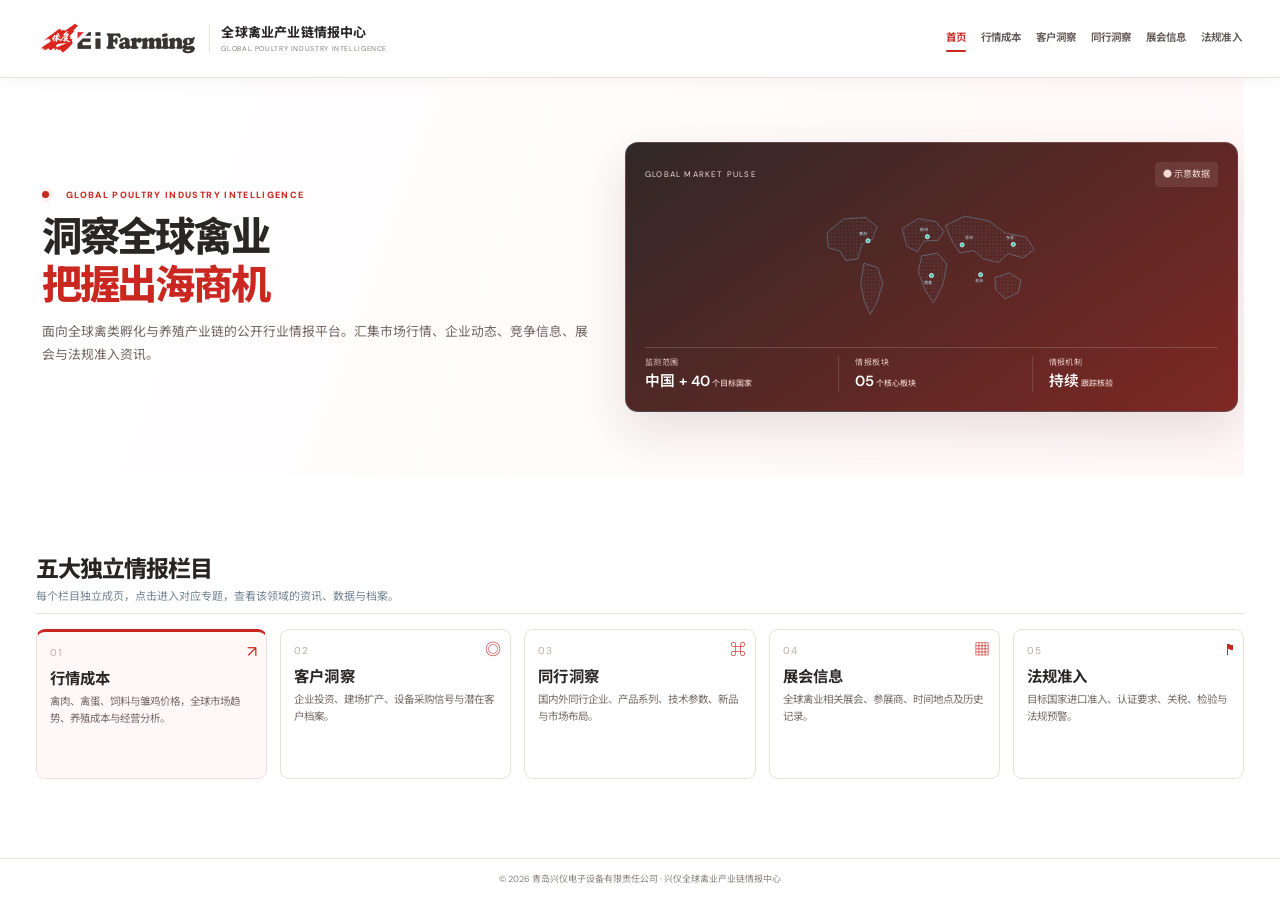
<file: index.html>
<!doctype html>
<html lang="zh-CN">
<head>
  <meta charset="utf-8">
  <meta name="viewport" content="width=device-width, initial-scale=1">
  <meta name="description" content="兴仪全球禽业产业链情报中心：全球行情、客户洞察、同行洞察、展会信息与法规准入。">
  <title>兴仪全球禽业产业链情报中心</title>
  <link rel="stylesheet" href="assets/styles.css?v=20261106k">
  <link rel="stylesheet" href="assets/editorial.css?v=20261106k">
  <style id="homepage-layout-fix">
    /* Desktop home: fit the full editorial landing page without fixed-height overlap. */
    @media (min-width:901px) and (min-height:620px) {
      html, body.home-page {
        width:100%!important; height:100%!important; min-height:0!important;
        margin:0!important; overflow:hidden!important;
      }
      body.home-page {
        height:100vh!important; height:100svh!important; max-height:100svh!important;
        display:flex!important; flex-direction:column!important;
      }
      body.home-page > header.site-header {
        flex:0 0 76px!important; height:76px!important; min-height:76px!important;
      }
      body.home-page > main#home {
        flex:1 1 auto!important; min-height:0!important; height:auto!important;
        max-height:none!important; margin:0!important; padding:0 2.8vw!important;
        display:grid!important; grid-template-columns:minmax(0,1fr)!important;
        grid-template-rows:minmax(0,1.02fr) minmax(0,.98fr)!important;
        gap:0!important; overflow:hidden!important; box-sizing:border-box!important;
      }
      body.home-page > main#home > section.hero {
        grid-row:1!important; display:grid!important;
        grid-template-columns:minmax(0,.95fr) minmax(0,1.05fr)!important;
        align-items:center!important; min-height:0!important; height:100%!important;
        max-height:none!important; margin:0!important; padding:12px 6px!important;
        gap:clamp(18px,2.2vw,34px)!important; overflow:hidden!important;
        box-sizing:border-box!important;
      }
      body.home-page .hero-copy { min-width:0!important; }
      body.home-page .hero h1 {
        margin:12px 0!important; font-size:clamp(30px,3.15vw,43px)!important;
        line-height:1.18!important;
      }
      body.home-page .hero-copy>p {
        max-width:560px!important; margin:0!important;
        font-size:clamp(12px,1vw,14px)!important; line-height:1.75!important;
      }
      body.home-page .hero-visual {
        width:100%!important; height:clamp(205px,31vh,270px)!important;
        min-height:0!important; max-height:270px!important;
        padding:clamp(12px,1.5vw,20px)!important; overflow:hidden!important;
      }
      body.home-page .world-map { min-height:0!important; }
      body.home-page .world-map svg { display:block!important; max-height:100%!important; }
      body.home-page > main#home > section.landing-channels {
        grid-row:2!important; display:flex!important; flex-direction:column!important;
        justify-content:flex-start!important; min-height:0!important; height:100%!important;
        max-width:none!important; margin:0!important;
        padding:clamp(8px,1.5vh,14px) 0 0!important;
        overflow:hidden!important; box-sizing:border-box!important;
      }
      body.home-page .section-heading { margin:0 0 12px!important; }
      body.home-page .section-heading h2 {
        margin:0 0 4px!important; font-size:clamp(20px,1.8vw,25px)!important;
      }
      body.home-page .section-heading p {
        margin:0!important; font-size:11px!important; line-height:1.5!important;
      }
      body.home-page .channel-grid {
        display:grid!important; grid-template-columns:repeat(5,minmax(0,1fr))!important;
        gap:clamp(8px,1vw,13px)!important; min-height:0!important;
      }
      body.home-page .channel-grid > .channel-card {
        min-width:0!important; height:clamp(112px,17vh,142px)!important;
        min-height:0!important; max-height:142px!important;
        padding:clamp(11px,1.2vw,17px)!important; overflow:hidden!important;
      }
      body.home-page .channel-card .channel-no { font-size:10px!important; }
      body.home-page .channel-card .channel-icon { margin-left:auto!important; }
      body.home-page .channel-card h3 {
        margin:9px 0 5px!important; font-size:clamp(14px,1.2vw,17px)!important;
      }
      body.home-page .channel-card p {
        margin:0!important; font-size:clamp(10px,.82vw,11px)!important;
        line-height:1.55!important;
      }
      body.home-page .note { display:none!important; }
      body.home-page > footer.home-footer {
        display:flex!important; flex:0 0 42px!important; height:42px!important;
        min-height:42px!important; max-height:42px!important; width:100%!important;
        align-items:center!important; justify-content:center!important;
        margin:0!important; padding:0 16px!important; box-sizing:border-box!important;
        background:#fff!important; border-top:1px solid #eadfdd!important;
        overflow:hidden!important;
      }
      body.home-page > footer.home-footer .footer-bottom {
        width:100%!important; margin:0!important; padding:0!important; border:0!important;
        text-align:center!important; color:#8a807d!important;
        font-size:9px!important; line-height:1.4!important;
      }
    }
    /* Short desktop viewports retain natural scrolling rather than clipping content. */
    @media (min-width:901px) and (max-height:619px) {
      body.home-page { overflow:auto!important; }
      body.home-page > main#home { display:block!important; }
      body.home-page > main#home > section.hero { height:auto!important; max-height:none!important; }
    }
    /* Final desktop polish: vertically balance the channel block and pin the copyright bar to the viewport edge. */
    @media (min-width:901px) and (min-height:620px) {
      body.home-page { min-height:100svh!important; }
      body.home-page > main#home {
        flex:1 1 0!important;
        min-height:0!important;
      }
      body.home-page > main#home > section.landing-channels {
        justify-content:center!important;
        padding-top:0!important;
        padding-bottom:0!important;
      }
      body.home-page .section-heading { margin-bottom:clamp(10px,1.6vh,16px)!important; }
      body.home-page .channel-grid > .channel-card {
        height:clamp(112px,16vh,142px)!important;
      }
      body.home-page > footer.home-footer {
        flex:0 0 42px!important;
        margin-top:auto!important;
        position:relative!important;
        inset:auto!important;
      }
    }
  </style>

<link rel="stylesheet" href="assets/styles.css?v=20261107header">
</head>
<body class="home-page">
<header class="site-header">
  <a class="brand" href="index.html#home" aria-label="兴仪情报中心首页">
    <img class="brand-logo" src="assets/xingyi-logo.png" alt="兴仪 XingYi 品牌标志">
    <span class="brand-caption"><strong>全球禽业产业链情报中心</strong><small>GLOBAL POULTRY INDUSTRY INTELLIGENCE</small></span>
  </a>
  <button class="menu-toggle" id="menuToggle" type="button" aria-label="打开导航">☰</button>
  <nav class="global-nav" id="mainNav" aria-label="主导航"><a href="index.html#home" class="active" aria-current="page">首页</a><a href="markets.html">行情成本</a><a href="customers.html">客户洞察</a><a href="competitors.html">同行洞察</a><a href="exhibitions.html">展会信息</a><a href="country-compliance.html">法规准入</a></nav>
</header>

<main id="home">
  <section class="hero">
    <div class="hero-copy">
      <div class="eyebrow"><span class="live-dot"></span> GLOBAL POULTRY INDUSTRY INTELLIGENCE</div>
      <h1>洞察全球禽业<br><em>把握出海商机</em></h1>
      <p>面向全球禽类孵化与养殖产业链的公开行业情报平台。汇集市场行情、企业动态、竞争信息、展会与法规准入资讯。</p>
</div>
    <div class="hero-visual">
      <div class="visual-top"><span>GLOBAL MARKET PULSE</span><span class="status">● 示意数据</span></div>
      <div class="world-map" aria-label="全球市场示意地图">
        <svg viewBox="0 0 620 330" role="img" aria-label="世界地图轮廓示意">
          <defs><pattern id="dots" width="9" height="9" patternUnits="userSpaceOnUse"><circle cx="2" cy="2" r="1.25" fill="#6da8d6" opacity=".55"/></pattern></defs>
          <path d="M55 82 L95 49 149 45 177 68 166 98 140 111 130 146 101 151 86 127 58 119Z M145 157 L179 168 191 206 177 253 160 282 145 247 137 206Z M238 73 L277 48 320 55 341 79 326 101 292 103 276 129 250 116Z M286 139 L324 132 348 159 338 210 315 254 294 222 278 178Z M344 65 L391 42 450 53 490 83 542 93 561 124 533 144 497 133 474 155 436 146 413 126 380 132 361 105Z M465 192 L500 181 529 198 522 229 490 244 467 222Z" fill="url(#dots)" stroke="#78a9cc" stroke-width="1.2" opacity=".9"/>
          <g fill="#40c6b2" stroke="#e5fffb" stroke-width="2">
            <circle cx="155" cy="102" r="5"/><circle cx="300" cy="92" r="5"/><circle cx="385" cy="112" r="5"/><circle cx="430" cy="185" r="5"/><circle cx="510" cy="111" r="5"/><circle cx="310" cy="187" r="5"/>
          </g>
          <g fill="#b8d8ef" font-size="10"><text x="132" y="88">美洲</text><text x="283" y="77">欧洲</text><text x="392" y="98">亚洲</text><text x="493" y="97">东亚</text><text x="417" y="204">非洲</text><text x="291" y="207">南美</text></g>
        </svg>
      </div>
      <div class="visual-bottom"><div><small>监测范围</small><strong>中国 + 40<span> 个目标国家</span></strong></div><div><small>情报板块</small><strong>05<span> 个核心板块</span></strong></div><div><small>情报机制</small><strong>持续<span> 跟踪核验</span></strong></div></div>
    </div>
  </section>

<section class="section landing-channels" id="channels">
    <div class="section-heading"><div><h2>五大独立情报栏目</h2><p>每个栏目独立成页，点击进入对应专题，查看该领域的资讯、数据与档案。</p></div></div>
    <div class="channel-grid">
      <a class="channel-card featured" href="markets.html"><span class="channel-no">01</span><span class="channel-icon">↗</span><h3>行情成本</h3><p>禽肉、禽蛋、饲料与雏鸡价格，全球市场趋势、养殖成本与经营分析。</p></a>
      <a class="channel-card" href="customers.html"><span class="channel-no">02</span><span class="channel-icon">◎</span><h3>客户洞察</h3><p>企业投资、建场扩产、设备采购信号与潜在客户档案。</p></a>
      <a class="channel-card" href="competitors.html"><span class="channel-no">03</span><span class="channel-icon">⌘</span><h3>同行洞察</h3><p>国内外同行企业、产品系列、技术参数、新品与市场布局。</p></a>
      <a class="channel-card" href="exhibitions.html"><span class="channel-no">04</span><span class="channel-icon">▦</span><h3>展会信息</h3><p>全球禽业相关展会、参展商、时间地点及历史记录。</p></a>
      <a class="channel-card" href="country-compliance.html"><span class="channel-no">05</span><span class="channel-icon">⚑</span><h3>法规准入</h3><p>目标国家进口准入、认证要求、关税、检验与法规预警。</p></a>
    </div>
    <div class="note">首页仅保留五个栏目入口；各栏目内容分别在独立页面展示。8国出口合规矩阵可从“法规准入”专题页进入。</div>
  </section>

</main>
<footer class="home-footer" aria-label="版权信息">
  <div class="footer-bottom">© 2026 青岛兴仪电子设备有限责任公司 · 兴仪全球禽业产业链情报中心</div>
</footer>
<script src="assets/app.js"></script>
</body>
</html>
</file>
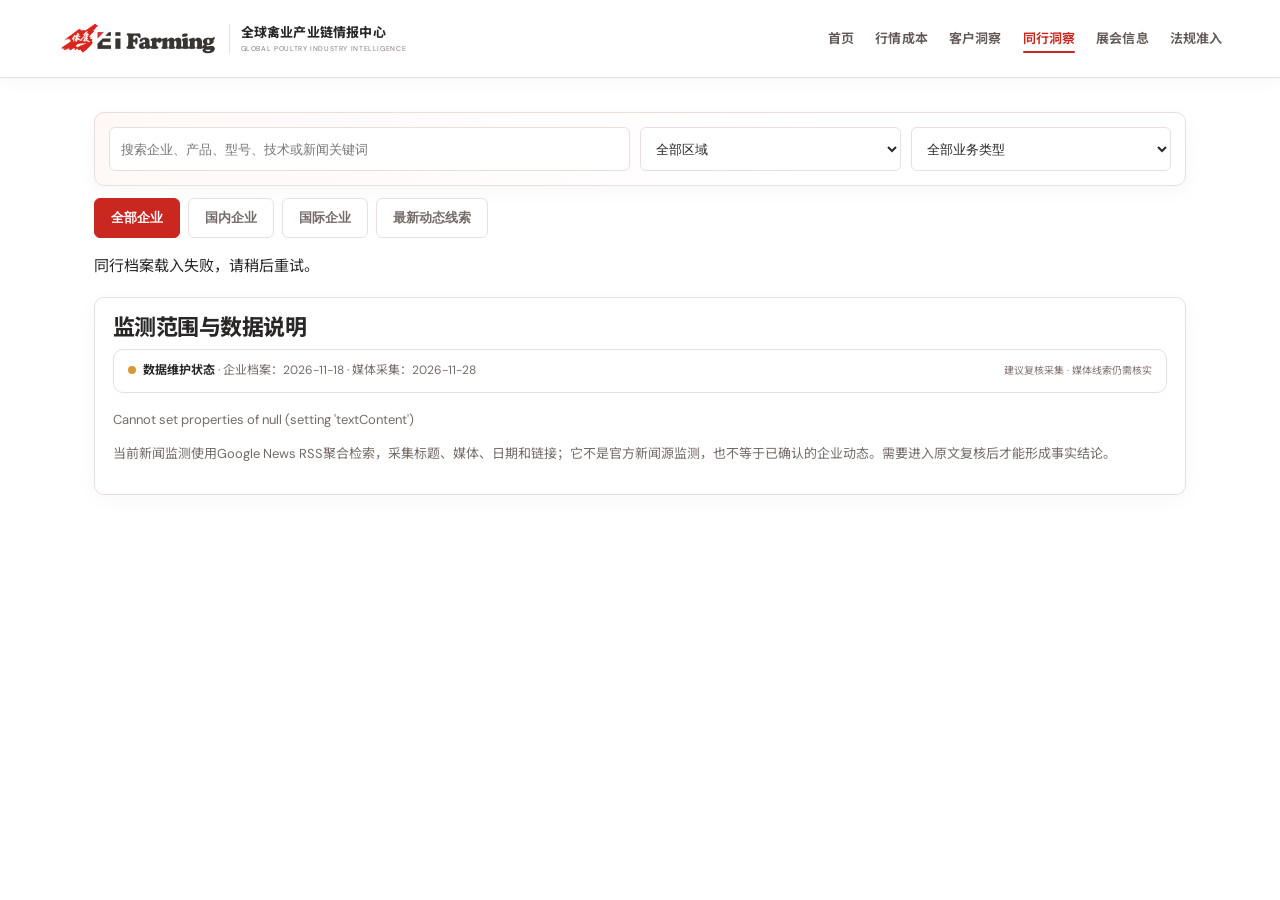
<file: competitors.html>
<!doctype html><html lang="zh-CN"><head><meta charset="utf-8"><meta name="viewport" content="width=device-width,initial-scale=1"><meta name="description" content="国内外禽业孵化及养殖设备企业、产品技术与公开动态"><title>同行洞察｜兴仪全球禽业情报中心</title><style>
:root{--n:#102b49;--b:#1769aa;--ink:#203247;--muted:#68798b;--line:#dce5ed;--bg:#f3f6f9}*{box-sizing:border-box}body{margin:0;background:var(--bg);color:var(--ink);font:15px/1.65 system-ui,-apple-system,"Segoe UI",sans-serif}header{background:linear-gradient(120deg,#102b49,#174d78);color:#fff;padding:26px max(20px,calc((100% - 1180px)/2)) 36px}nav{display:flex;gap:18px;flex-wrap:wrap;margin-bottom:30px}a{color:var(--b);text-decoration:none}header a{color:#d7e9f7}h1{font-size:clamp(28px,4vw,42px);margin:8px 0}header p{max-width:800px;color:#d8e6f1}.competitor-kpis{display:grid;grid-template-columns:repeat(4,minmax(0,1fr));gap:12px;margin:0 0 20px}.competitor-kpis article{background:#fff;border:1px solid #eddfdc;border-radius:12px;padding:15px 17px;box-shadow:0 5px 22px rgba(90,35,30,.045)}.competitor-kpis small,.competitor-kpis span{display:block;color:#786d6a;font-size:11px}.competitor-kpis strong{display:block;color:#c92720;font-size:25px;margin:4px 0}.competitor-kpis span{line-height:1.5}.wrap{max-width:1180px;margin:24px auto;padding:0 18px}.notice,.filters,.panel,.card{background:white;border:1px solid var(--line);border-radius:12px;padding:16px}.notice{font-size:13px;color:#586b7e;margin-bottom:16px}.filters{display:grid;grid-template-columns:2fr 1fr 1fr;gap:10px;margin:16px 0}.filters input,.filters select{padding:11px;border:1px solid #cbd7e2;border-radius:8px;min-width:0;background:white}.tabs{display:flex;gap:8px;flex-wrap:wrap;margin:16px 0}.tabs button{border:1px solid #bdccd9;background:white;border-radius:18px;padding:8px 14px;cursor:pointer;color:var(--n)}.tabs button.active{background:var(--n);color:white}.grid{display:grid;grid-template-columns:repeat(2,minmax(0,1fr));gap:14px}.card h3{margin:8px 0 3px;font-size:20px}.card p{margin:8px 0}.meta{font-size:13px;color:var(--muted)}.pill{display:inline-block;background:#eaf2f8;color:#235477;border-radius:18px;padding:3px 9px;font-size:12px;margin-right:5px}.card .facts{background:#f5f8fa;padding:10px;border-radius:8px;font-size:14px}.card .facts b{color:var(--n)}.card .source{display:flex;justify-content:space-between;gap:10px;flex-wrap:wrap;border-top:1px solid #edf1f4;padding-top:10px;margin-top:10px;font-size:13px}.news{display:grid;gap:10px}.news article{border-top:1px solid #e8eef3;padding:12px 0}.news h4{margin:0 0 4px;font-size:15px}.news p{margin:0;color:var(--muted);font-size:13px}.empty{background:#fff;padding:22px;border-radius:10px;color:var(--muted)}.panel{margin:18px 0}.panel h2{margin:0 0 6px;font-size:21px}@media(max-width:720px){.grid{grid-template-columns:1fr}.filters{grid-template-columns:1fr}header{padding:22px 18px 30px}}

/* XingYi red brand and responsive page polish */
:root{--navy:#2b2424;--blue:#c92720;--n:#2b2424;--b:#c92720;--ink:#292626;--muted:#746b68;--line:#eadfdd;--bg:#fff8f7}
body{background:#fff8f7;color:#292626}
header:not(.site-header){background:radial-gradient(ellipse at 88% 0%,#a9342e 0%,transparent 45%),linear-gradient(120deg,#2b2424,#762521)!important}
header:not(.site-header) nav a{color:#ffe0dd!important}
header:not(.site-header) nav a:hover{color:#fff!important;text-decoration:underline}
h1,h2,h3{letter-spacing:-.015em}
.stat strong,.metric-card strong,.latest{color:#c92720}
.tabs button.active{background:#c92720!important;border-color:#c92720!important;color:#fff!important}
.pill,.country-chip.selected{background:#fff0ee!important;color:#a9231e!important;border-color:#edc4bf!important}
.filters input:focus,.filters select:focus,.events-toolbar input:focus,.events-toolbar select:focus,.reg-filters input:focus,.reg-filters select:focus,.cm-tools input:focus,.cm-tools select:focus{outline:2px solid #e9aaa4;outline-offset:1px}
.card,.panel,.notice,.stat,.filters,.series-card,.market-data-panel,.event-card,.reg-card,.cm-card{box-shadow:0 6px 22px rgba(90,35,30,.045)}
.card:hover,.event-card:hover{border-color:#e5aaa4;box-shadow:0 12px 28px rgba(90,35,30,.09);transform:translateY(-2px);transition:.18s ease}
a{color:#b92721}
header a{color:#ffe0dd}
@media(max-width:720px){header:not(.site-header){padding-left:18px!important;padding-right:18px!important}nav{row-gap:10px!important}}

.global-nav{display:flex;gap:18px;align-items:center;flex-wrap:wrap;margin:14px 0 0;position:relative;z-index:2}.global-nav a{font-size:13px;text-decoration:none;color:#ffe0dd!important;padding:5px 0}.global-nav a:hover{color:#fff!important;text-decoration:underline}@media(max-width:720px){.global-nav{gap:10px 14px}.global-nav a{font-size:12px}}</style>
<style>
:root{--n:#292323;--b:#c92720;--ink:#292626;--muted:#746b68;--line:#eadfdd;--bg:#fff8f7}
body{background:#fff8f7;color:#292626}
header{background:radial-gradient(ellipse at 85% 0%,#a9342e 0%,transparent 43%),linear-gradient(120deg,#2b2424,#762521)!important}
header a{color:#ffe0dd}
a{color:#bd2923}
.notice,.filters,.panel,.card{border-color:#eddfdc;box-shadow:0 5px 22px rgba(102,36,31,.045)}
.tabs button{border-color:#e4c6c2;color:#8e2924}
.tabs button.active{background:#c92720;border-color:#c92720;color:#fff}
.pill{background:#fff0ee;color:#a92721}
.card .facts{background:#fff6f4}
footer{background:#2b2424;color:#e6d8d6}
</style>
<style>
body{background:#f5f8fb;font-family:"DM Sans","Noto Sans SC",system-ui,sans-serif}
header{position:relative;overflow:hidden;background:radial-gradient(ellipse at 85% 0%,#24658c 0%,transparent 42%),linear-gradient(120deg,#0d2944,#174e75);padding-top:34px;padding-bottom:46px}
header:after{content:"";position:absolute;right:-80px;bottom:-170px;width:360px;height:360px;border:1px solid #ffffff20;border-radius:50%;box-shadow:0 0 0 35px #ffffff08,0 0 0 70px #ffffff06}
nav{position:relative;z-index:1;gap:22px}
h1{letter-spacing:-.04em;font-weight:750}
.wrap{margin-top:30px}
.notice,.filters,.panel,.card{border-radius:14px;box-shadow:0 5px 22px rgba(19,53,78,.045);border-color:#e3ebf1}
.filters{padding:18px}.filters input,.filters select{border-radius:9px;min-height:44px}
.tabs button{padding:9px 16px;transition:.2s}
.grid{gap:16px}.card{padding:20px}.card h3{letter-spacing:-.02em}
.card:hover,.panel:hover{box-shadow:0 12px 30px rgba(19,53,78,.08);transform:translateY(-2px);transition:.2s}
footer{background:#102b49;color:#c5d6e2}
@media(max-width:720px){header{padding:24px 18px 34px}.wrap{margin-top:18px}.card{padding:16px}}
.data-freshness{display:flex;align-items:center;justify-content:space-between;gap:12px;flex-wrap:wrap;margin:0 0 16px;padding:11px 14px;border:1px solid #eadfdd;border-radius:10px;background:#fff;font-size:12px;color:#756b68}.data-freshness strong{color:#292626}.fresh-dot{display:inline-block;width:8px;height:8px;border-radius:50%;margin-right:7px;background:#2d8a62}.fresh-watch .fresh-dot{background:#d49a36}.fresh-old .fresh-dot{background:#c92720}.data-freshness small{color:#81716e}.insight-strip,.competitor-kpis,.reg-kpis,.event-kpis,.market-kpis{margin-top:14px}
/* Contrast repair: keep the original dark logo artwork readable on dark headers */
.site-header .brand-logo{background:#fff;border:1px solid rgba(255,255,255,.75);border-radius:7px;padding:4px 8px;box-sizing:content-box;object-fit:contain}
.site-header .brand-caption{border-left-color:rgba(255,255,255,.38)}
.site-header .brand-caption strong{color:#fff!important}
.site-header .brand-caption small{color:#f3d9d6!important}
.site-header .brand{align-items:center}
.site-header{min-height:76px}
.site-header .global-nav a{color:#ffe8e5!important}
.site-header .global-nav a:hover,.site-header .global-nav a:focus-visible{color:#fff!important}
@media(max-width:720px){.site-header .brand-logo{padding:3px 6px}.site-header .brand-caption strong{font-size:11px}.site-header .brand-caption small{font-size:6px}}
</style>  <link rel="stylesheet" href="assets/editorial.css">
<link rel="stylesheet" href="assets/styles.css?v=20261107header">
</head><body class="competitor-page"><header class="site-header">
  <a class="brand" href="index.html#home" aria-label="兴仪情报中心首页">
    <img class="brand-logo" src="assets/xingyi-logo.png" alt="兴仪 XingYi 品牌标志">
    <span class="brand-caption"><strong>全球禽业产业链情报中心</strong><small>GLOBAL POULTRY INDUSTRY INTELLIGENCE</small></span>
  </a>
  <button class="menu-toggle" id="menuToggle" type="button" aria-label="打开导航">☰</button>
  <nav class="global-nav" id="mainNav" aria-label="主导航"><a href="index.html#home">首页</a><a href="markets.html">行情成本</a><a href="customers.html">客户洞察</a><a href="competitors.html" class="active" aria-current="page">同行洞察</a><a href="exhibitions.html">展会信息</a><a href="country-compliance.html">法规准入</a></nav>
</header>
<main class="wrap"><section class="filters"><input id="q" type="search" placeholder="搜索企业、产品、型号、技术或新闻关键词"><select id="region"><option value="">全部区域</option><option>中国</option><option>国际</option><option>比利时 / 国际</option><option>荷兰 / 国际</option></select><select id="type"><option value="">全部业务类型</option><option>孵化设备</option><option>养殖设备</option><option>环控设备</option><option>孵化及自动化</option><option>养殖设备与EPC</option><option>家禽养殖设备及环控</option><option>禽业客户 / 技术应用标杆</option></select></section>
<div class="tabs" id="tabs"><button class="active" data-view="all">全部企业</button><button data-view="cn">国内企业</button><button data-view="intl">国际企业</button><button data-view="news">最新动态线索</button></div>
<div id="cards" class="grid"><div class="empty">正在载入同行档案…</div></div>
<section class="panel"><h2>监测范围与数据说明</h2><p id="watchCount" class="meta">监测企业清单载入中…</p><p class="meta">当前新闻监测使用Google News RSS聚合检索，采集标题、媒体、日期和链接；它不是官方新闻源监测，也不等于已确认的企业动态。需要进入原文复核后才能形成事实结论。</p></section>
</main><script>
const S={profiles:[],watch:[],news:[],view:"all"};const $=id=>document.getElementById(id);const esc=s=>String(s??"").replace(/[&<>"']/g,c=>({"&":"&amp;","<":"&lt;",">":"&gt;",'"':"&quot;","'":"&#39;"}[c]));
function profileCard(x){return '<article class="card"><span class="pill">'+esc(x.region)+'</span><span class="pill">'+esc(x.type)+'</span><h3>'+esc(x.name)+'</h3><div class="meta">'+(x.website?'企业官网已登记':'官网链接待核')+'</div><p><b>产品系列：</b>'+esc(x.products||"公开产品信息待补充")+'</p><p><b>公开事实：</b>'+esc(x.verified_facts||"尚无足够可靠资料形成企业事实档案。")+'</p><p><b>技术观察：</b>'+esc(x.technology||"未找到可核实的公开技术参数。")+'</p><div class="source">'+(x.website?'<a href="'+esc(x.website)+'" target="_blank" rel="noopener noreferrer">企业官网 ↗</a>':'<span>官网待核</span>')+'<a href="'+esc(x.source_url||x.website||"#")+'" target="_blank" rel="noopener noreferrer">资料来源 ↗</a></div></article>'}
function newsCard(x){return '<article><h4><a href="'+esc(x.url)+'" target="_blank" rel="noopener noreferrer">'+esc(x.title)+'</a></h4><p>'+esc(x.company)+' · '+esc(x.publisher)+' · '+esc((x.published_at||"").slice(0,10))+' · '+esc(x.verification||"待核实媒体线索")+'</p>'+(x.summary?'<p>'+esc(x.summary)+'</p>':'')+'</article>'}
function render(){const q=$("q").value.toLowerCase().trim(),r=$("region").value,t=$("type").value;if(S.view==="news"){let n=S.news.filter(x=>(!q||[x.company,x.title,x.publisher].join(" ").toLowerCase().includes(q))&&(!r||(r==="中国"?x.region==="CN":x.region==="INTL")));$("cards").innerHTML=n.length?'<section class="panel" style="grid-column:1/-1"><div class="news">'+n.slice(0,60).map(newsCard).join("")+'</div></section>':'<div class="empty">暂无匹配的新闻线索。</div>';return}let list=S.profiles.filter(x=>(S.view==="all"||(S.view==="cn"&&x.region.includes("中国"))||(S.view==="intl"&&!x.region.includes("中国")))&&(!r||x.region===r|| (r==="国际"&&x.region!=="中国"))&&(!t||x.type.includes(t)||t.includes(x.type))&&(!q||[x.name,x.region,x.type,x.products,x.verified_facts,x.technology].join(" ").toLowerCase().includes(q)));$("cards").innerHTML=list.length?list.map(profileCard).join(""):'<div class="empty">当前筛选没有匹配的已建档企业。未建档企业仍在监测清单中。</div>'}
$("tabs").addEventListener("click",e=>{const b=e.target.closest("button[data-view]");if(!b)return;S.view=b.dataset.view;[...$("tabs").querySelectorAll("button")].forEach(x=>x.classList.toggle("active",x===b));render()});["q","region","type"].forEach(id=>$(id).addEventListener(id==="q"?"input":"change",render));
async function init(){try{const [p,n]=await Promise.all(["data/competitor-profiles.json","data/competitor-news.json"].map(u=>fetch(u,{cache:"no-store"}).then(r=>{if(!r.ok)throw Error(r.status);return r.json()})));S.profiles=p.profiles||[];const profileDate=p.updated_at||"未注明",newsDate=(n.generated_at||"").slice(0,10)||"未注明";const age=newsDate==="未注明"?999:Math.floor((new Date().setHours(0,0,0,0)-new Date(newsDate+"T00:00:00").getTime())/86400000);const freshness=document.createElement("div");freshness.className="data-freshness "+(age>7?"fresh-old":age>3?"fresh-watch":"");freshness.innerHTML='<span><i class="fresh-dot"></i><strong>数据维护状态</strong> · 企业档案：'+esc(profileDate)+' · 媒体采集：'+esc(newsDate)+'</span><small>'+(age<=3?"近期采集":age<=7?"建议复核采集":"采集间隔较长，建议复核")+' · 媒体线索仍需核实</small>';$("watchCount").before(freshness);S.watch=p.watchlist||[];S.news=n.items||[];$("ckWatch").textContent=S.watch.length;$("ckProfiles").textContent=S.profiles.length;$("ckNews").textContent=S.news.length;$("ckIntl").textContent=S.profiles.filter(x=>!String(x.region||"").includes("中国")).length;$("watchCount").textContent="监测清单 "+S.watch.length+" 家；已建立来源档案 "+S.profiles.length+" 家；新闻线索 "+S.news.length+" 条。档案更新 "+p.updated_at+"；新闻采集 "+(n.generated_at||"未注明")+"。";render()}catch(e){$("cards").textContent="同行档案载入失败，请稍后重试。";$("watchCount").textContent=e.message}}
init();
</script></body></html>
</file>
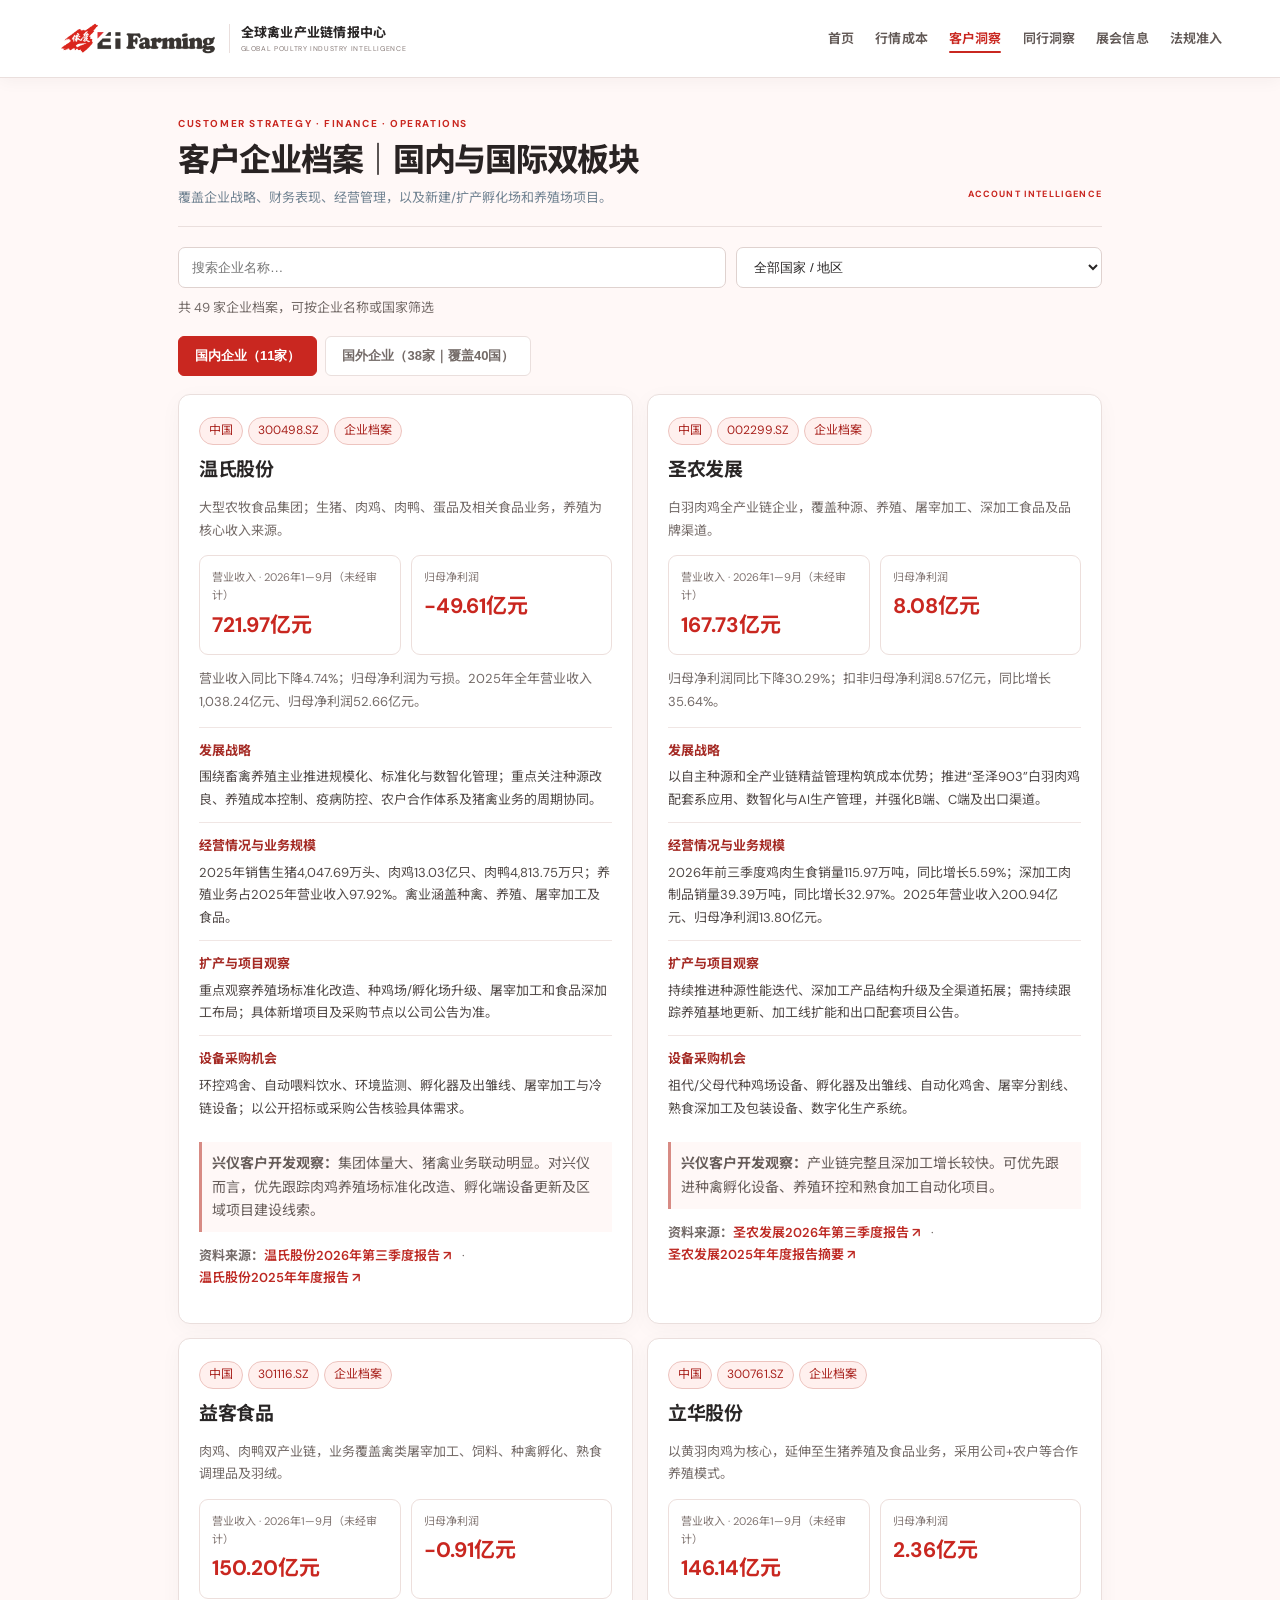
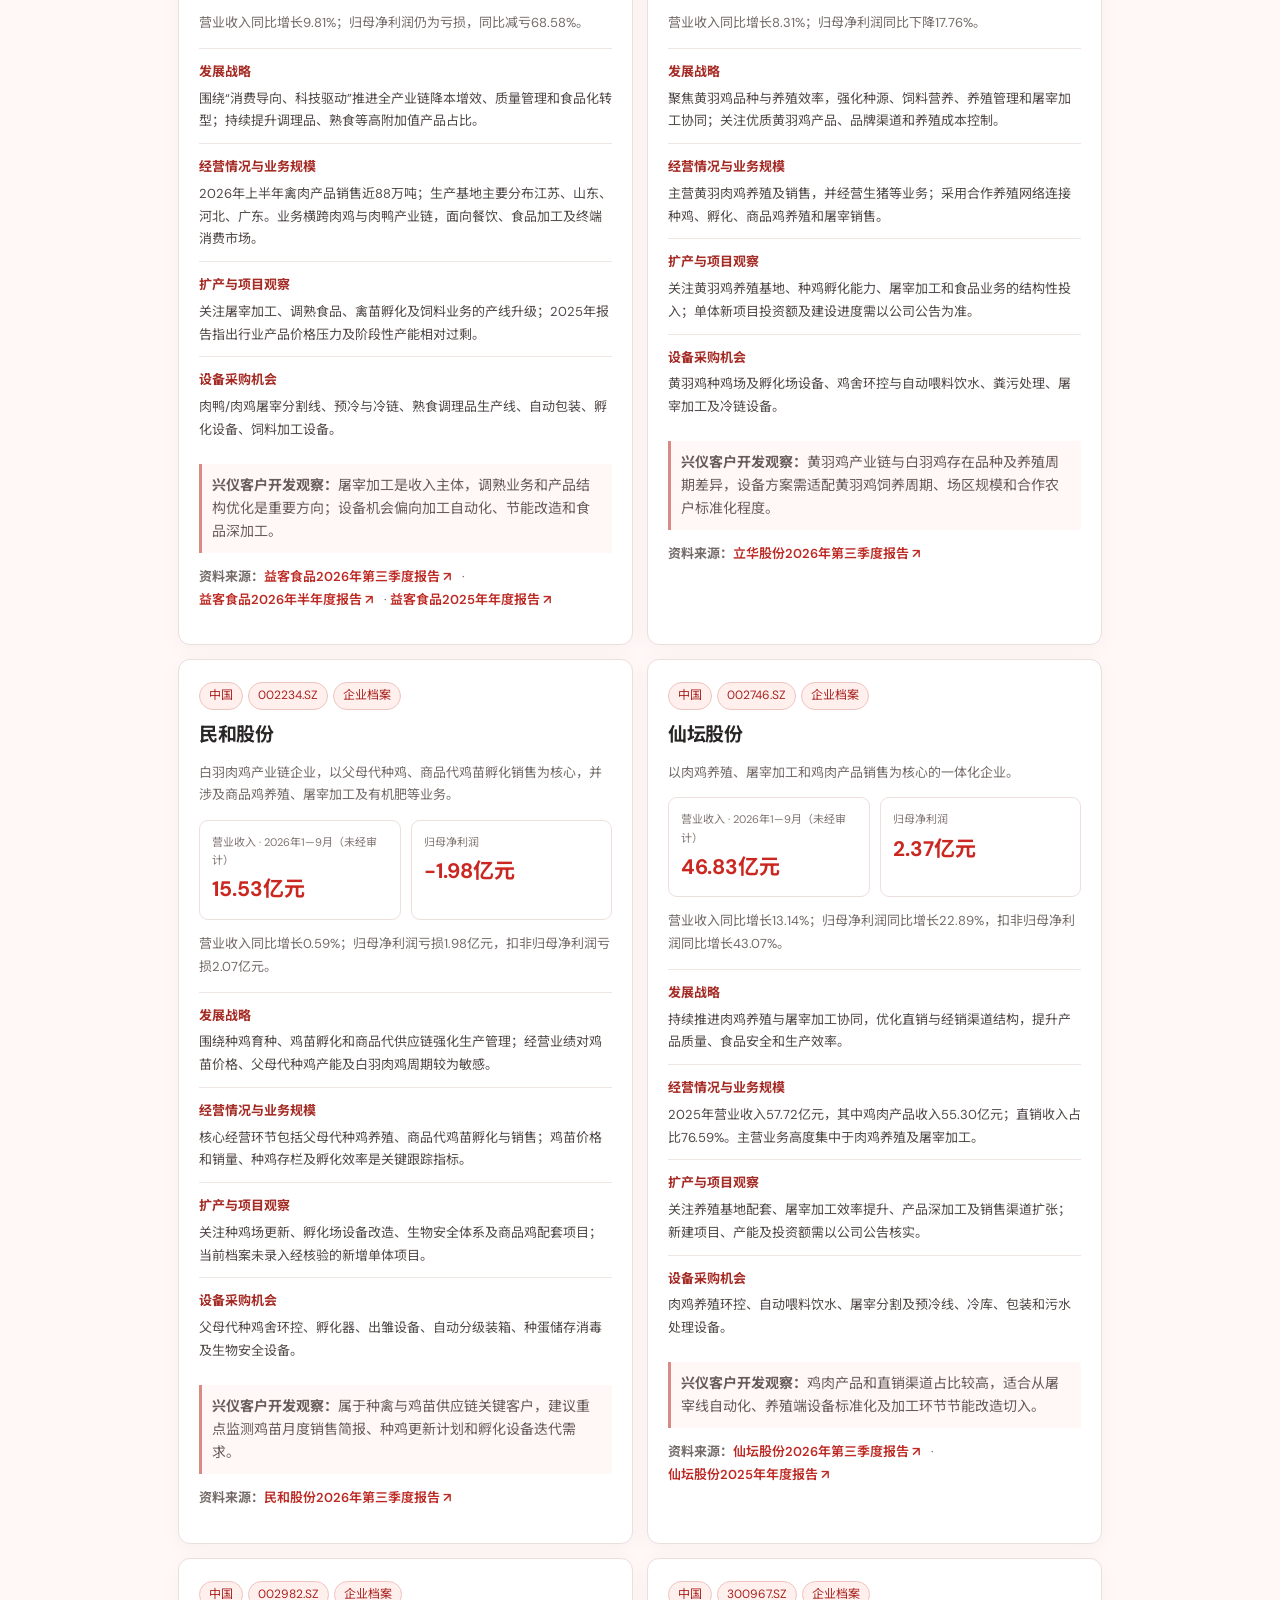
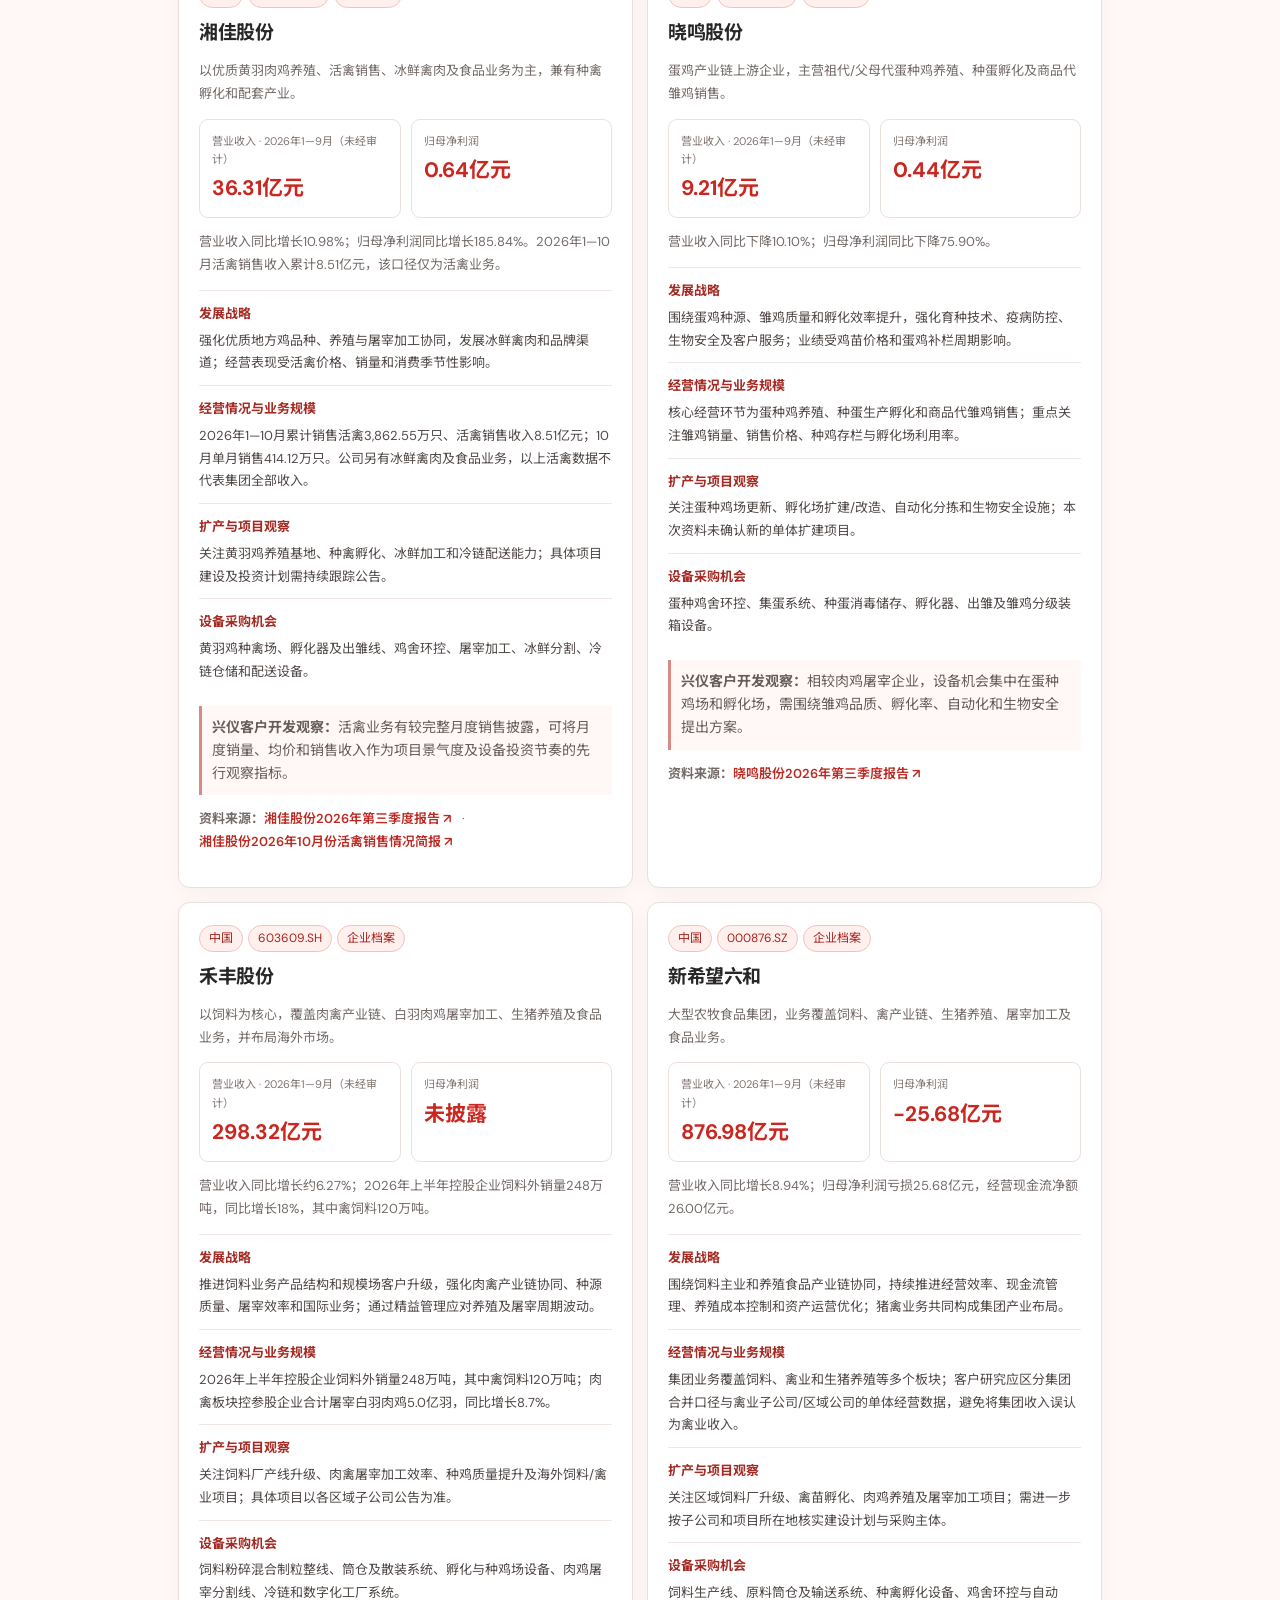
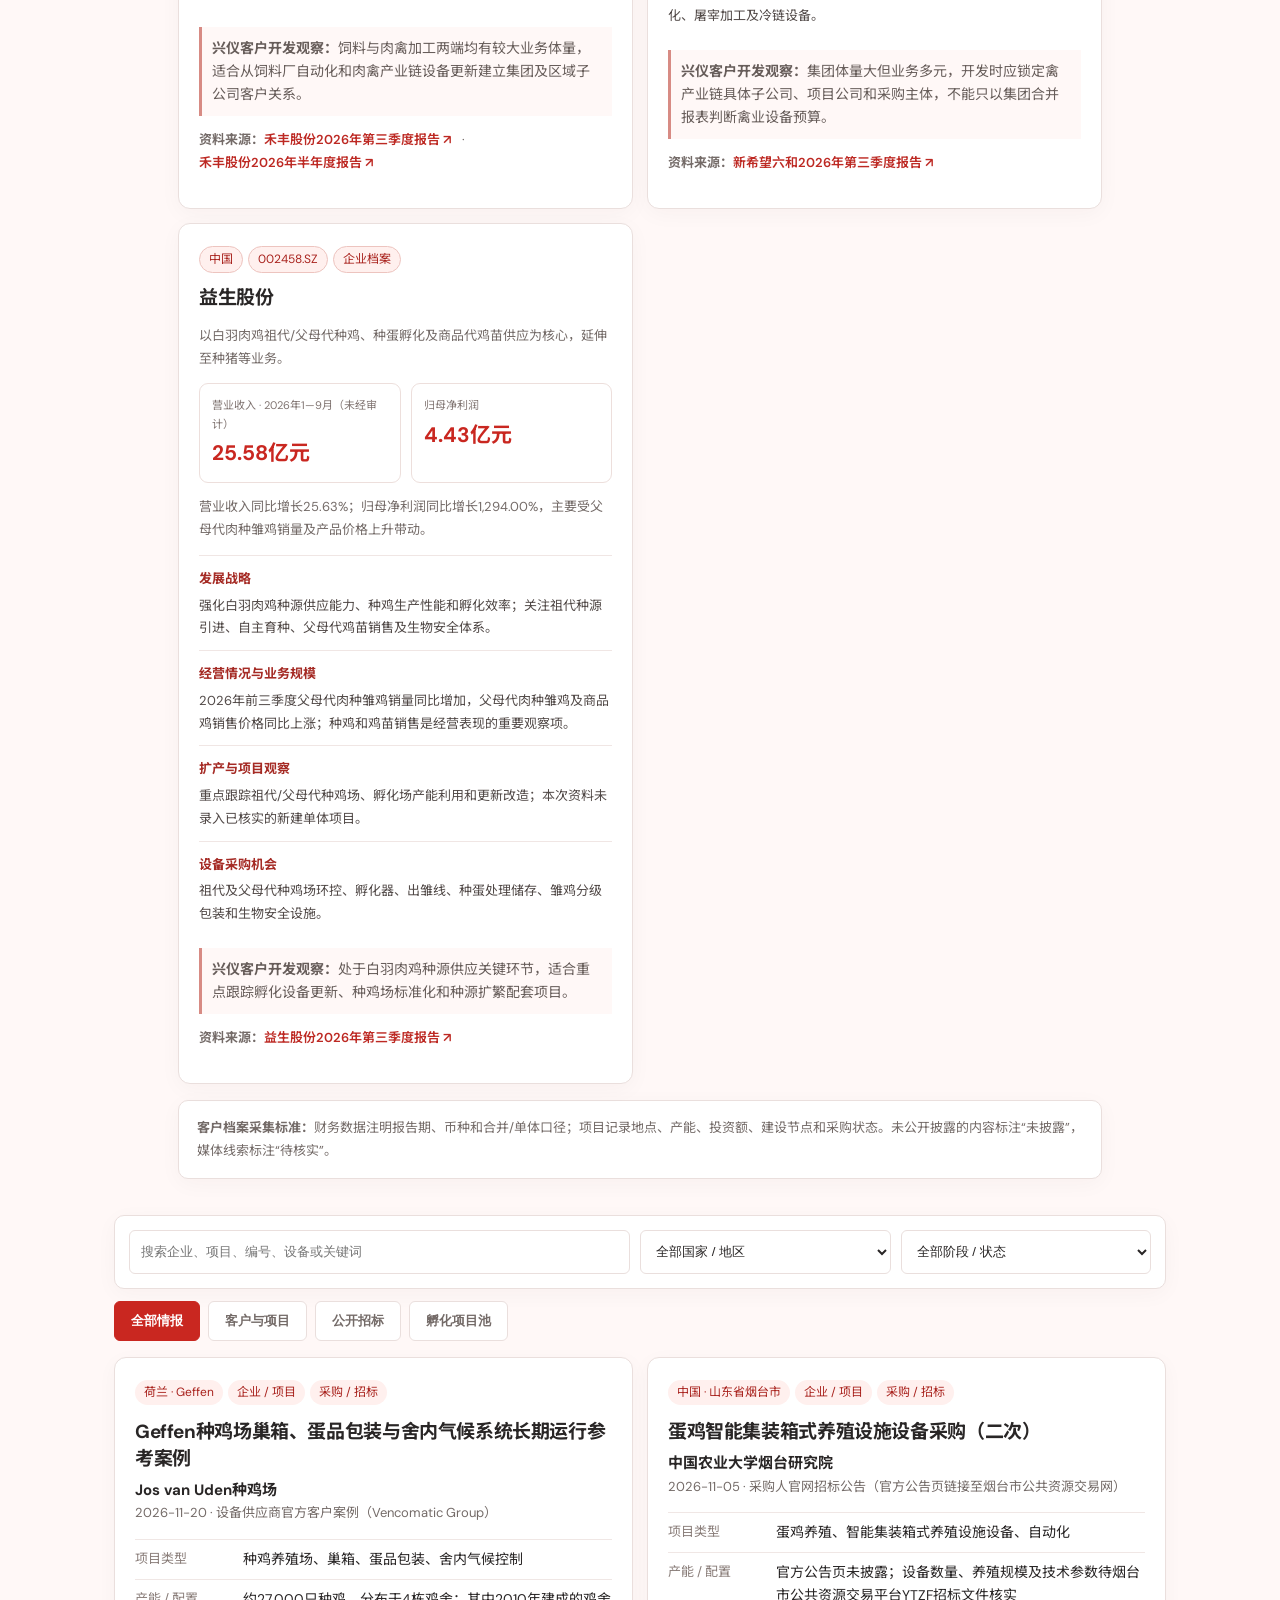
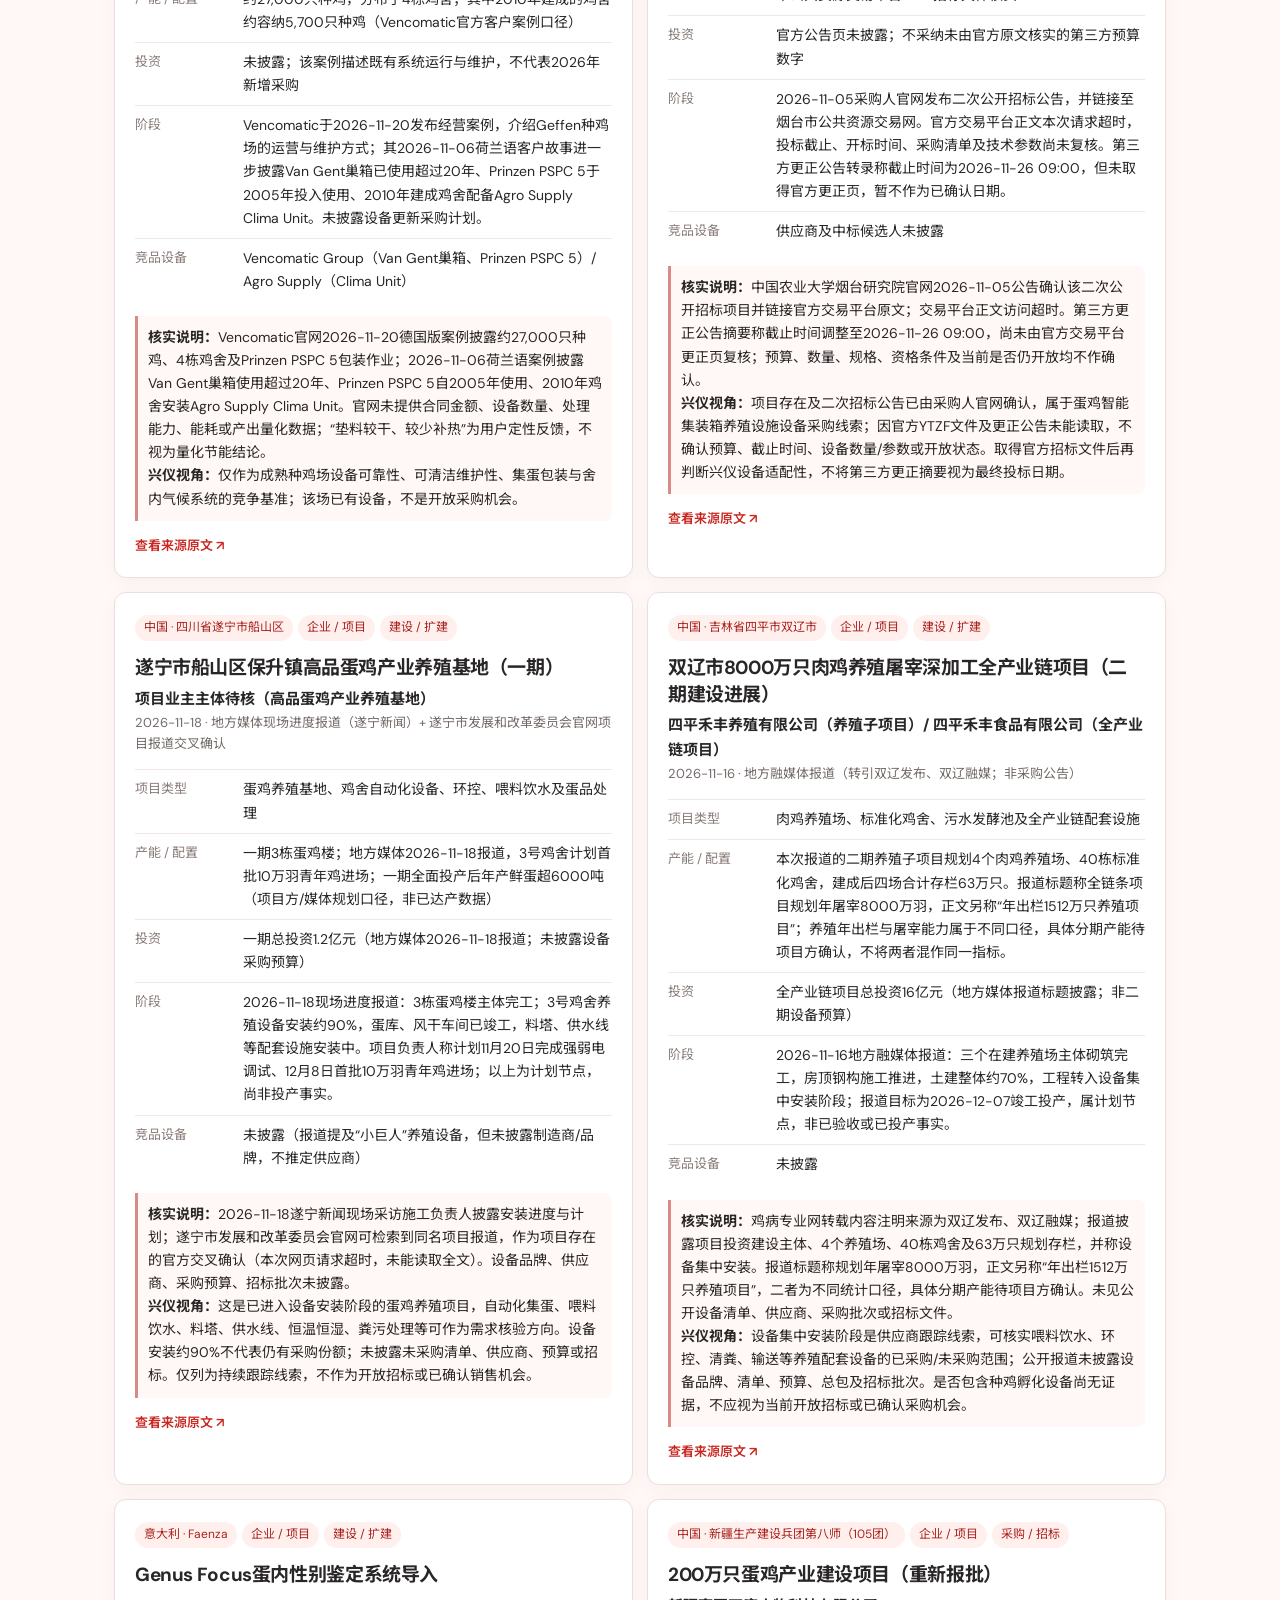
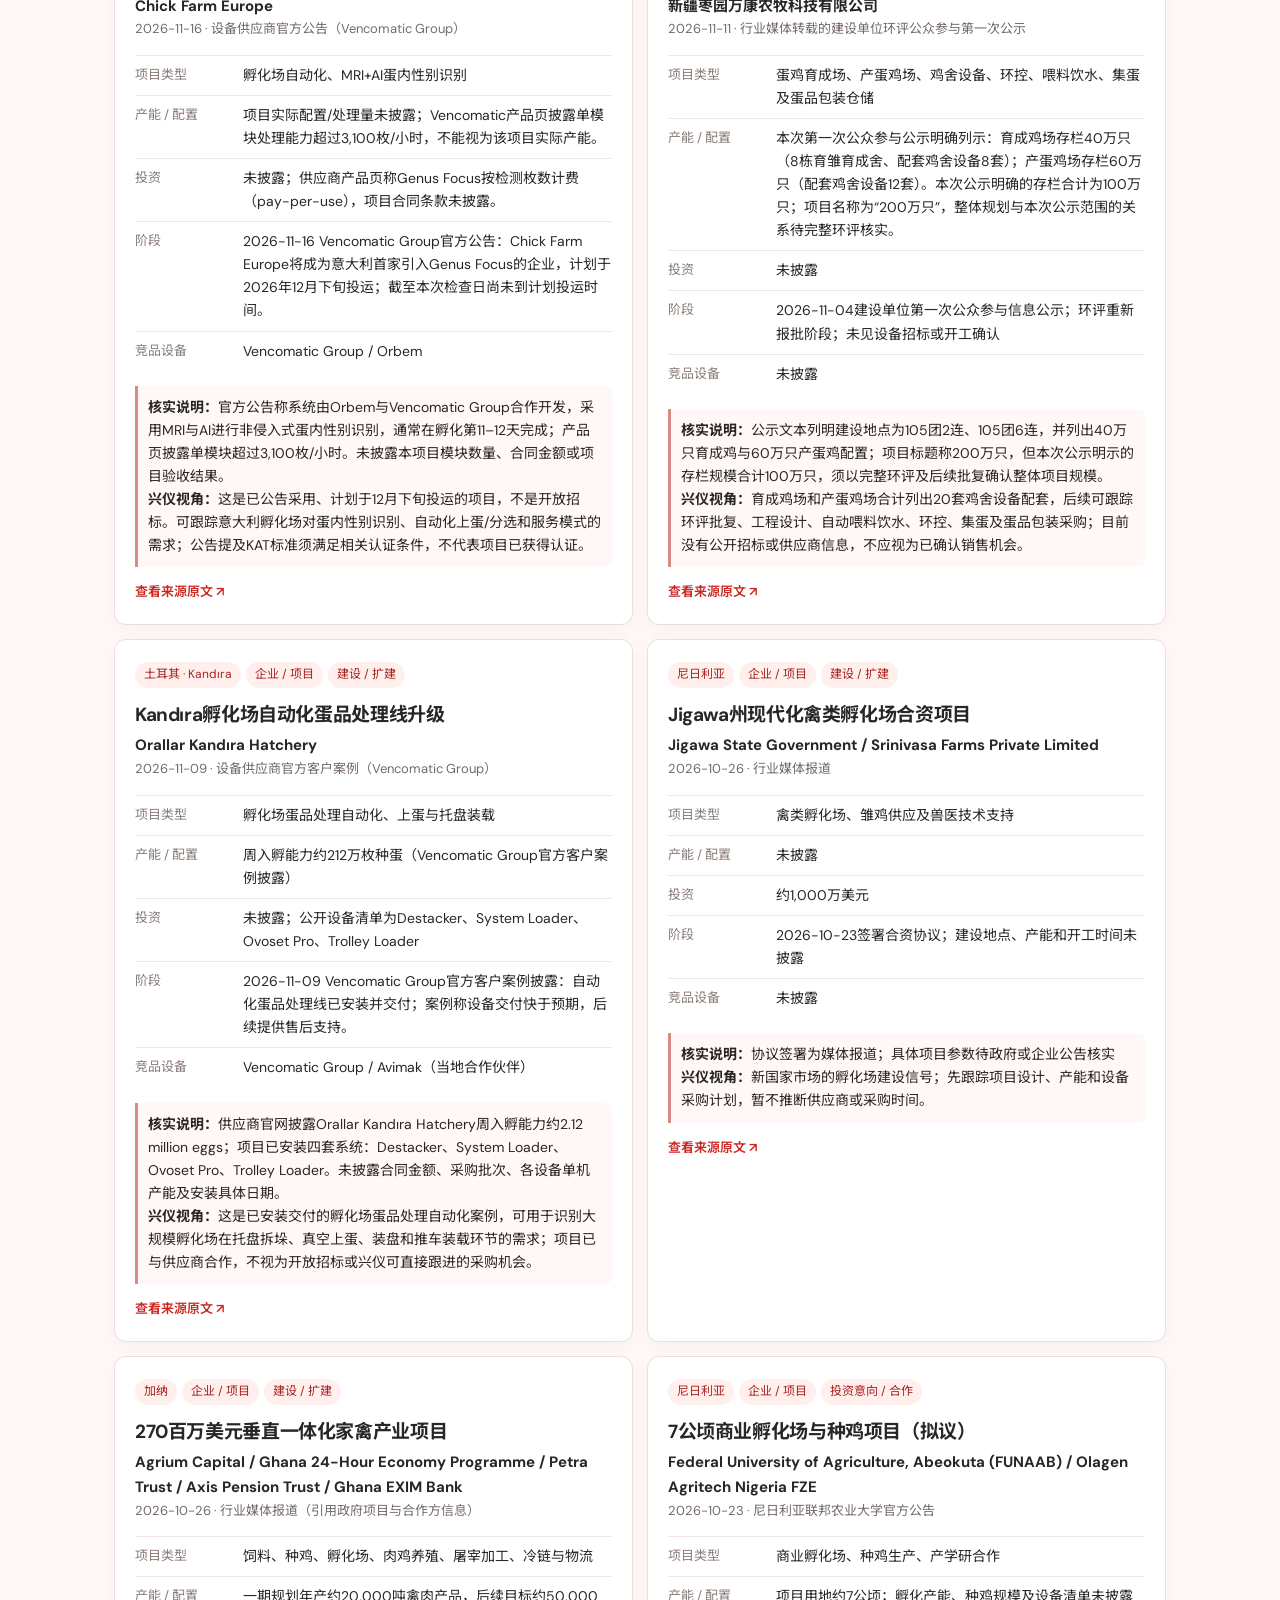
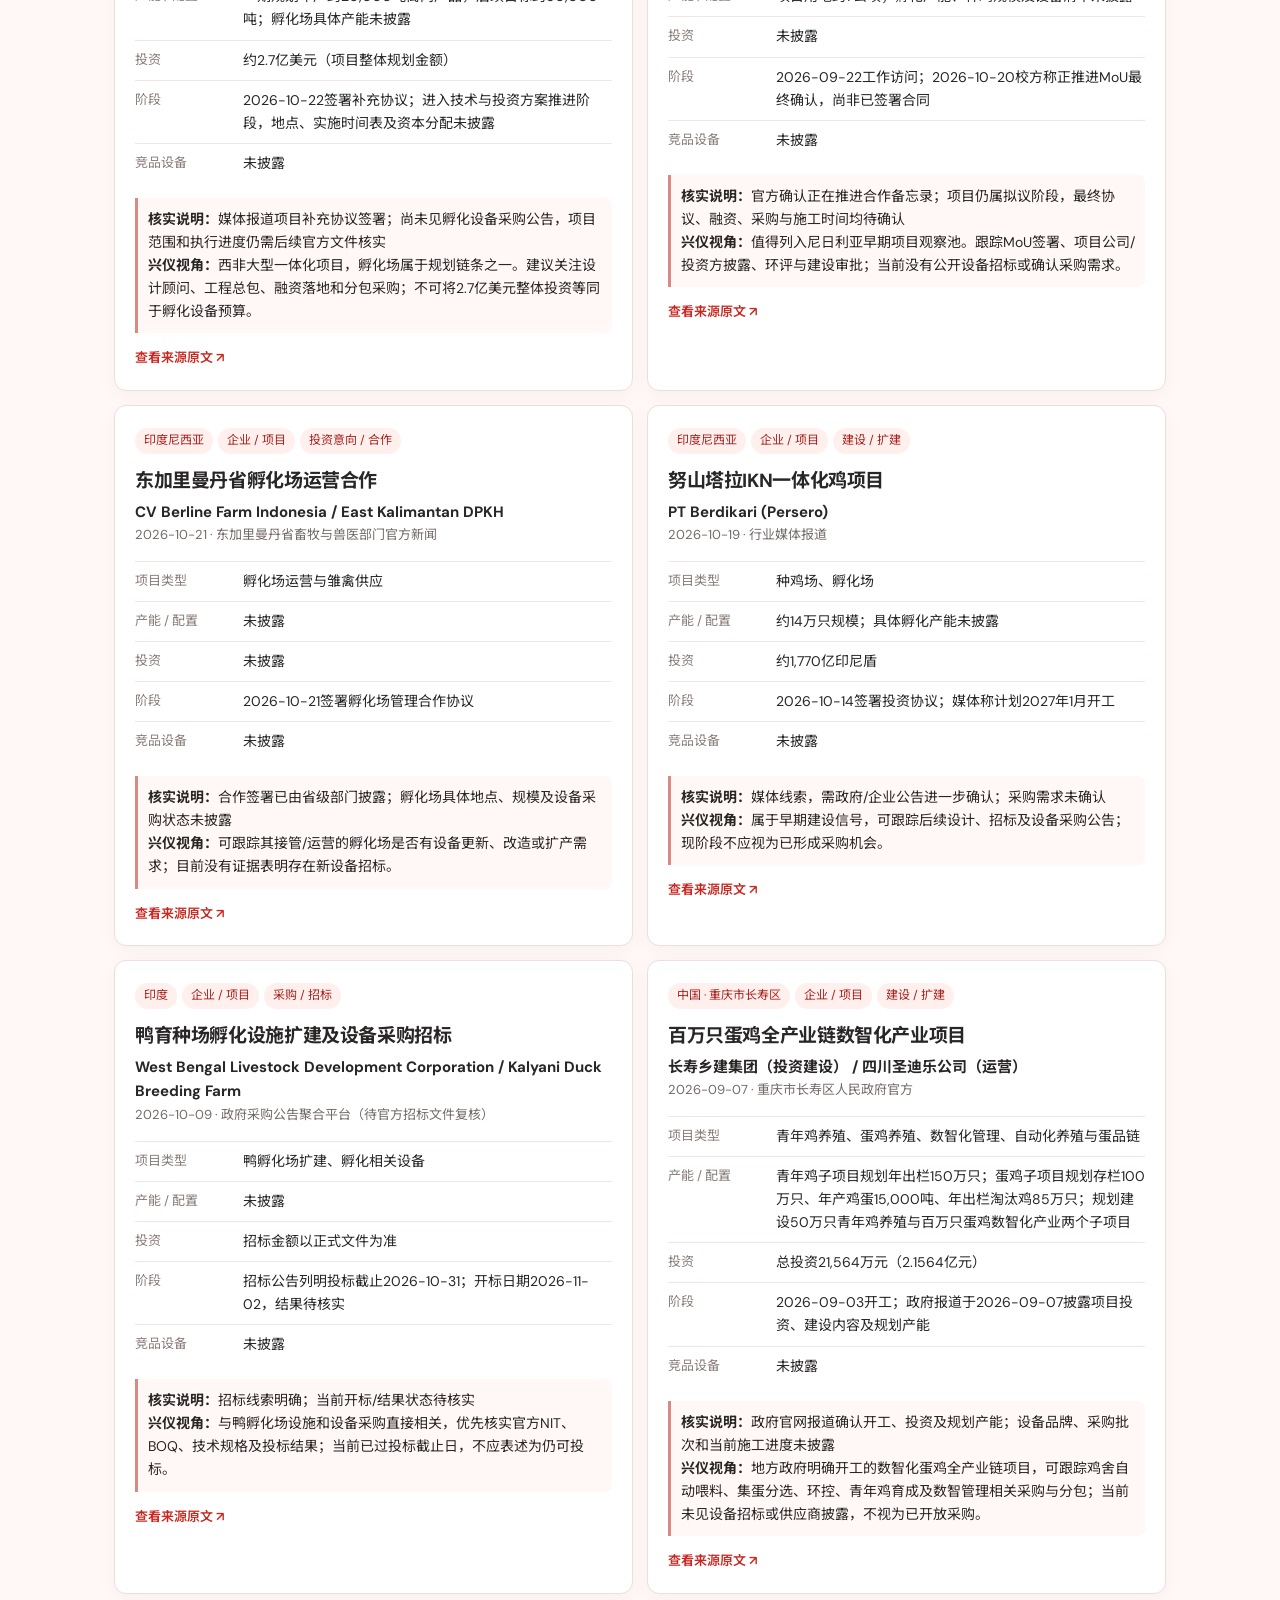
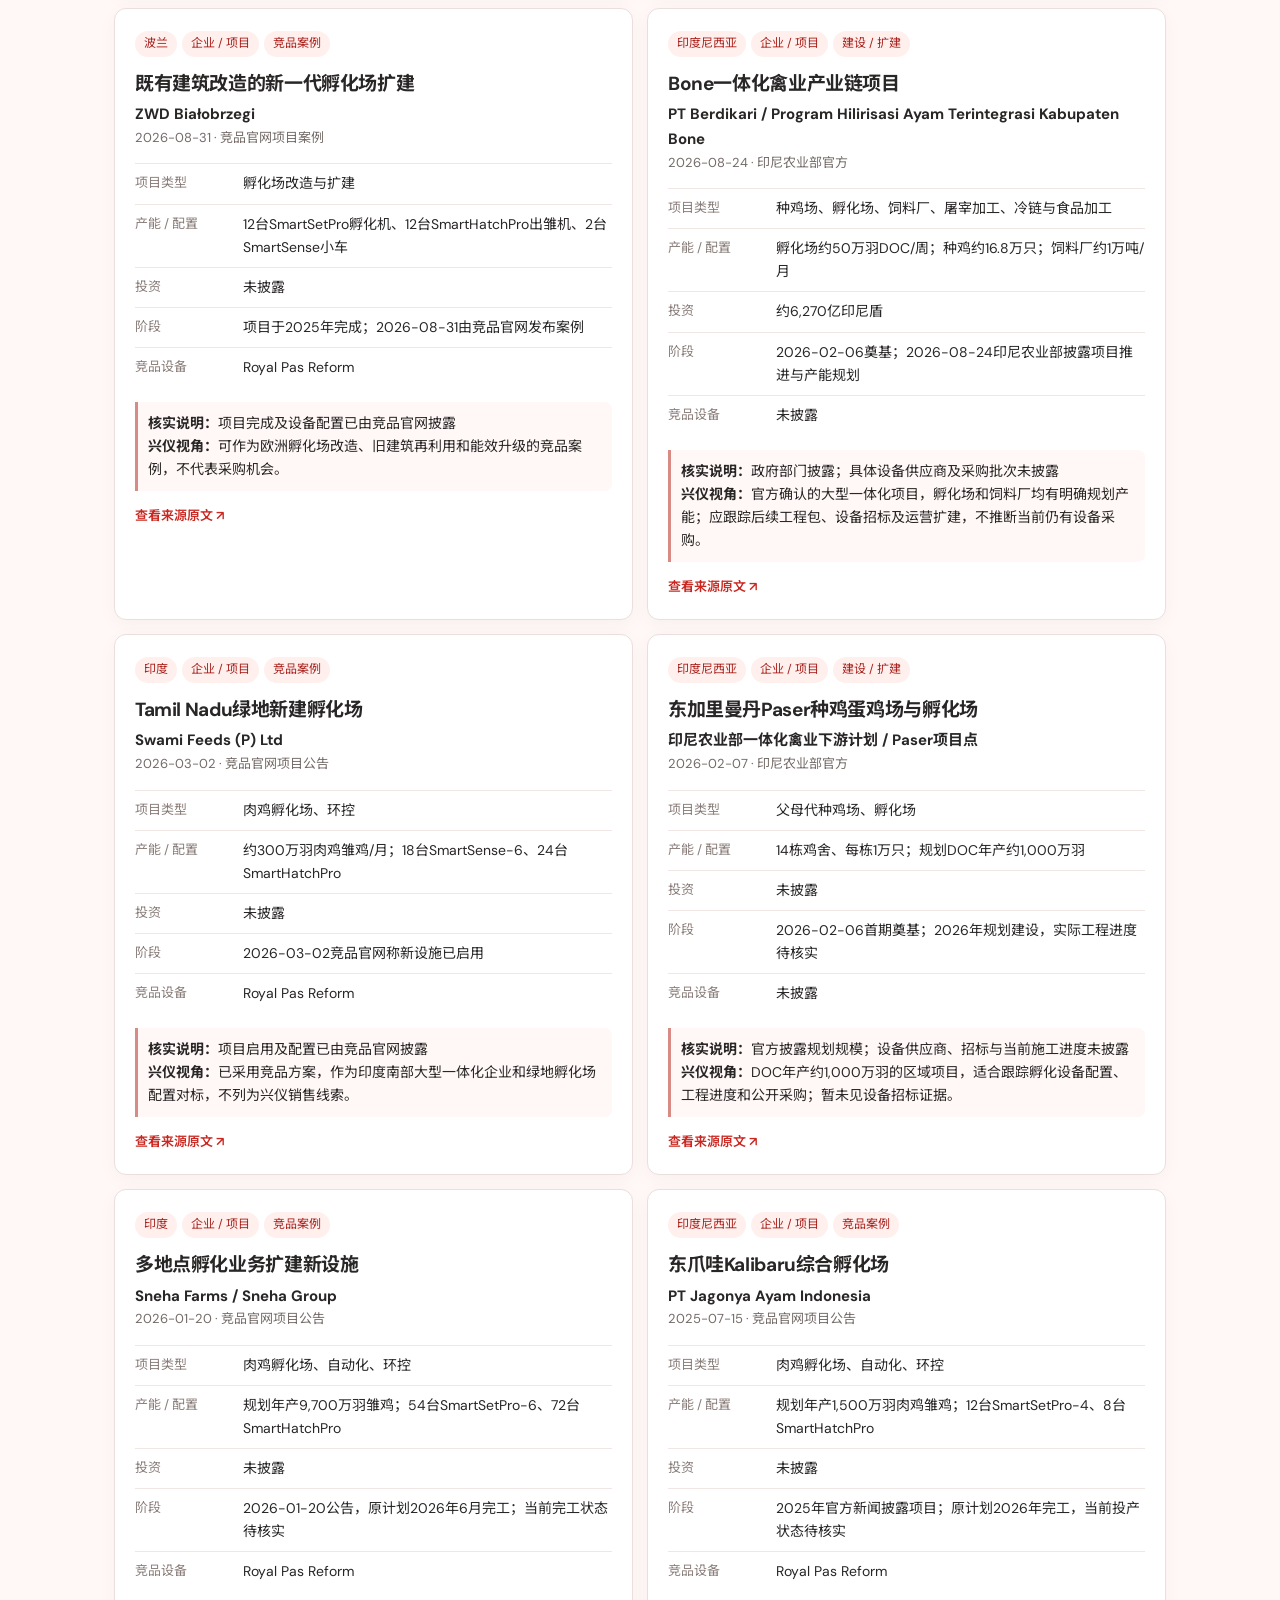
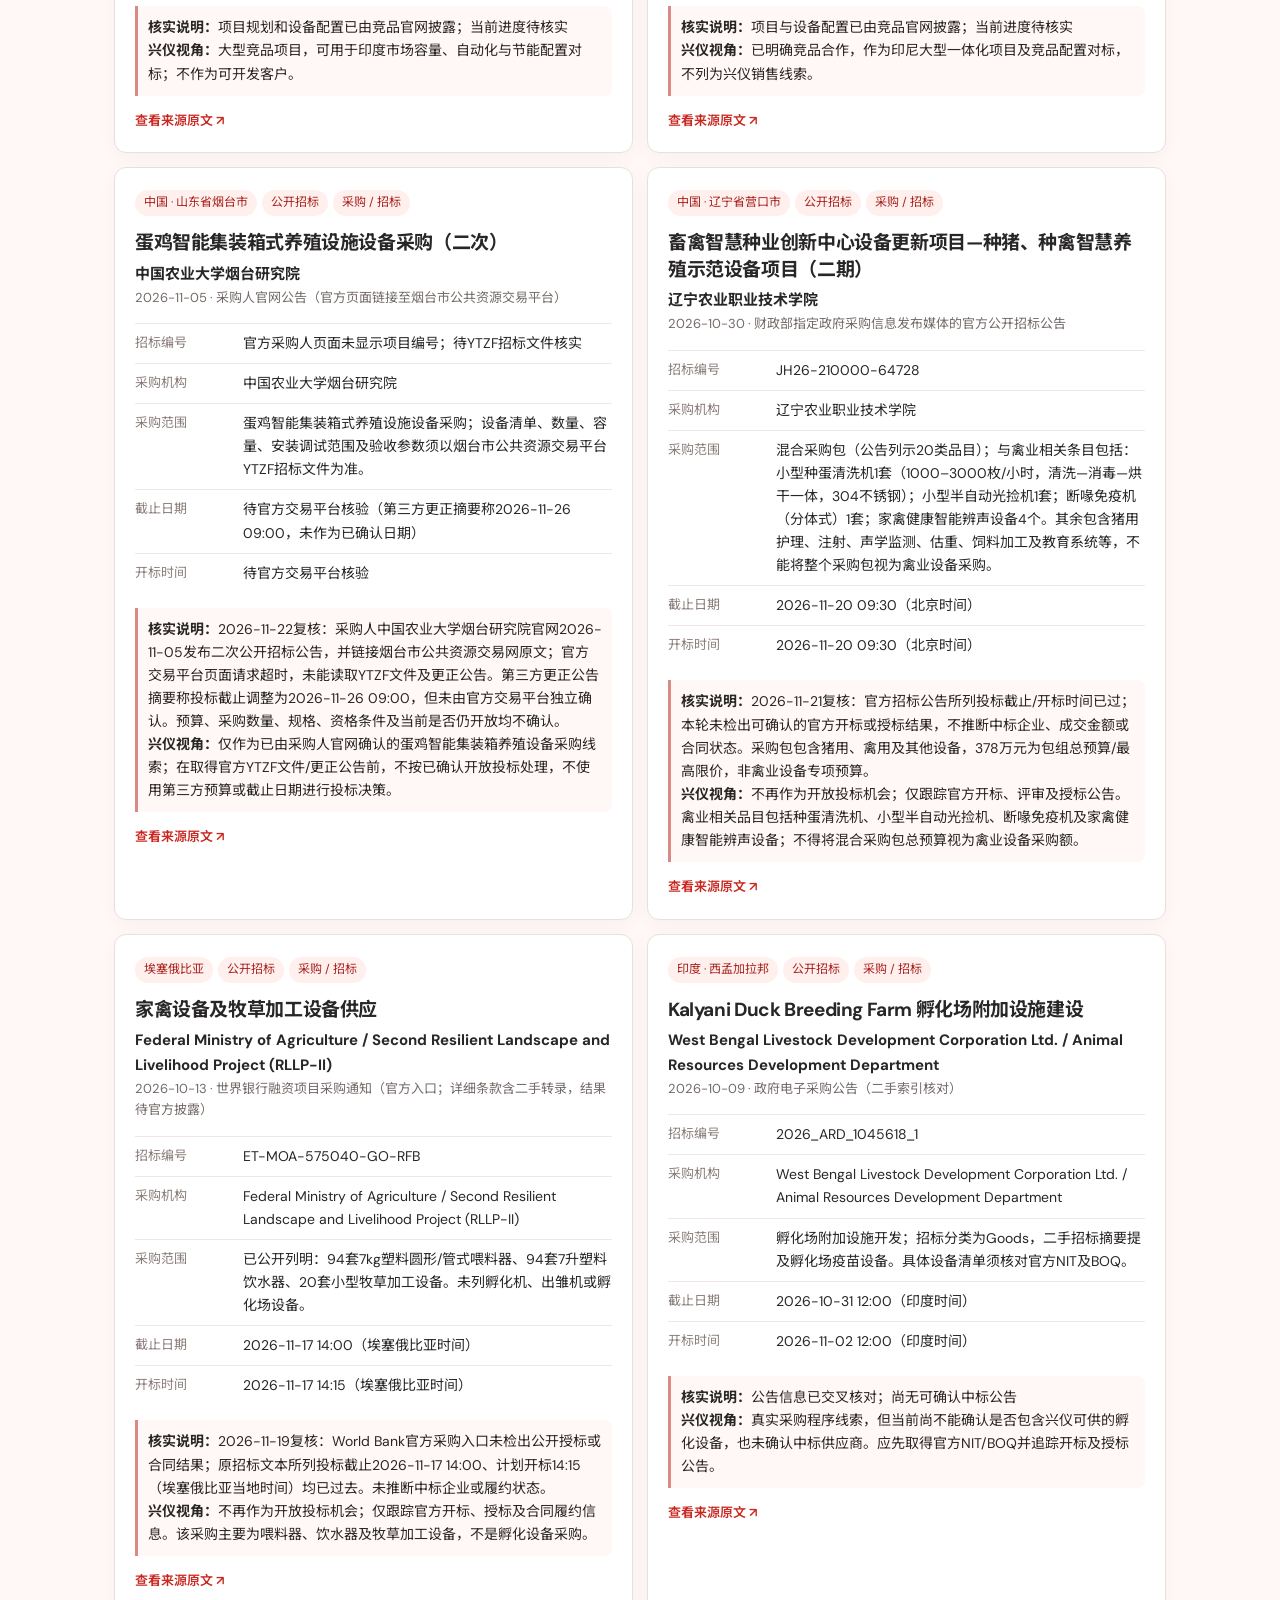
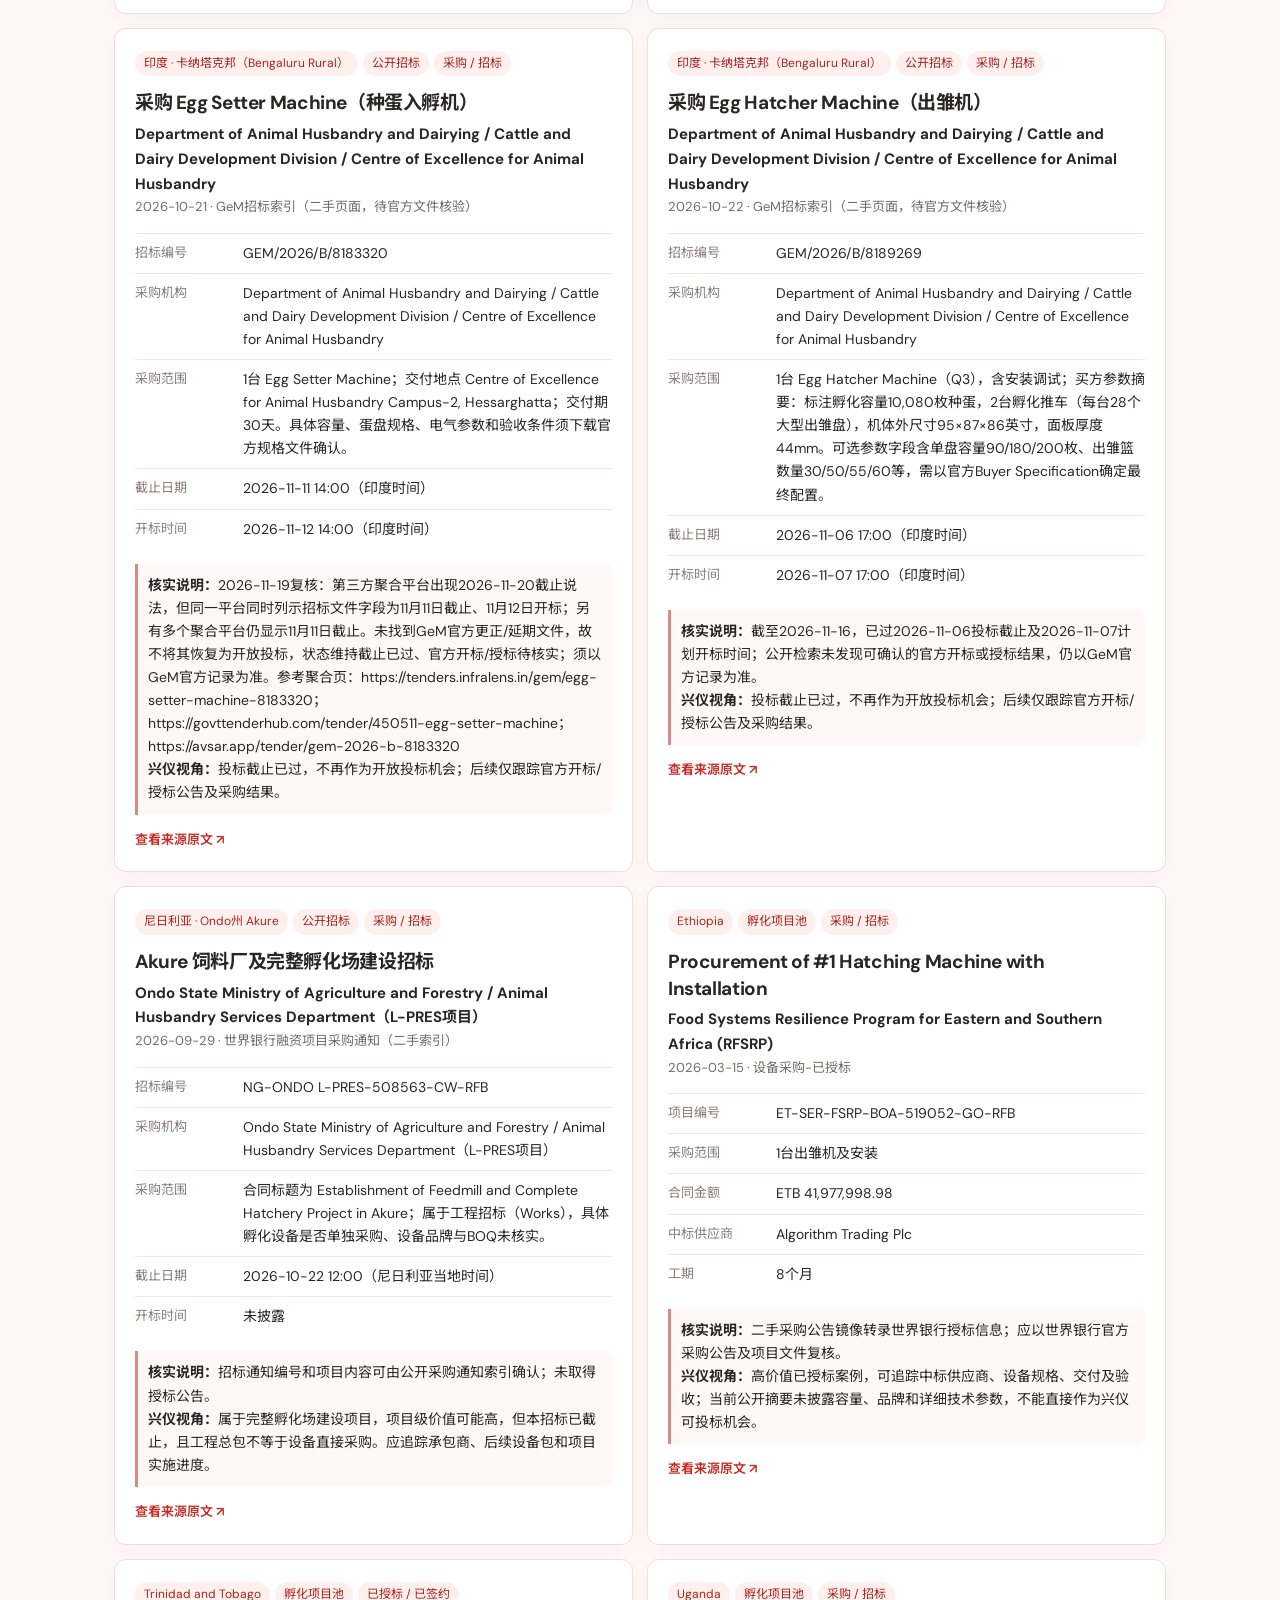
<file: customers.html>
<!doctype html>
<html lang="zh-CN"><head><meta charset="utf-8"><meta name="viewport" content="width=device-width,initial-scale=1"><meta name="description" content="兴仪全球禽业客户项目、孵化场建设与公开招标情报"><title>客户洞察与项目雷达｜兴仪情报中心</title><style>
:root{--navy:#102b49;--blue:#1769aa;--ink:#203247;--muted:#68798b;--line:#dce5ed;--bg:#f3f6f9}*{box-sizing:border-box}body{margin:0;background:var(--bg);color:var(--ink);font:15px/1.65 system-ui,-apple-system,"Segoe UI",sans-serif}header{background:linear-gradient(120deg,#102b49,#174d78);color:white;padding:28px max(22px,calc((100% - 1180px)/2)) 36px}header a{color:#d7e9f7;text-decoration:none}nav{display:flex;gap:20px;flex-wrap:wrap;margin-bottom:34px}h1{font-size:clamp(28px,4vw,42px);margin:8px 0}header p{max-width:760px;color:#d7e5f1}.wrap{max-width:1180px;margin:24px auto;padding:0 18px}.stats{display:grid;grid-template-columns:repeat(4,1fr);gap:12px}.stat,.filters,.card,.notice{background:white;border:1px solid var(--line);border-radius:12px;padding:16px}.stat strong{display:block;font-size:26px;color:var(--blue)}.filters{display:grid;grid-template-columns:2fr 1fr 1fr;gap:12px;margin:18px 0}.filters input,.filters select{width:100%;padding:11px;border:1px solid #cbd7e2;border-radius:8px;background:white;color:var(--ink)}.tabs{display:flex;gap:8px;flex-wrap:wrap;margin:18px 0}.tabs button{border:1px solid #b9cbd9;border-radius:20px;background:white;padding:8px 14px;color:var(--navy);cursor:pointer}.tabs button.active{background:var(--navy);color:white}.grid{display:grid;grid-template-columns:repeat(2,minmax(0,1fr));gap:14px}.card h3{font-size:18px;line-height:1.4;margin:10px 0 5px}.meta{font-size:13px;color:var(--muted)}.pill{display:inline-block;background:#eaf2f8;color:#235477;border-radius:20px;padding:3px 9px;font-size:12px;margin:2px 5px 2px 0}.card dl{margin:12px 0}.card dl div{display:grid;grid-template-columns:100px 1fr;gap:8px;padding:5px 0;border-top:1px solid #edf1f4}.card dt{color:var(--muted);font-size:13px}.card dd{margin:0;font-size:14px}.card a{color:var(--blue);font-weight:600;text-decoration:none}.assessment{background:#f4f8fb;border-left:3px solid #7ca9ca;padding:10px;margin:12px 0;font-size:14px}.notice{margin:16px 0;color:#536579;font-size:13px}.empty{grid-column:1/-1;background:white;padding:24px;border-radius:10px;color:var(--muted)}footer{text-align:center;padding:28px;color:var(--muted);font-size:13px} @media(max-width:720px){.insight-strip{grid-template-columns:repeat(2,minmax(0,1fr))}.stats{grid-template-columns:repeat(2,1fr)}.filters{grid-template-columns:1fr}.grid{grid-template-columns:1fr}header{padding:22px 18px 30px}nav{gap:12px}}

/* XingYi red brand and responsive page polish */
:root{--navy:#2b2424;--blue:#c92720;--n:#2b2424;--b:#c92720;--ink:#292626;--muted:#746b68;--line:#eadfdd;--bg:#fff8f7}
body{background:#fff8f7;color:#292626}
header:not(.site-header){background:radial-gradient(ellipse at 88% 0%,#a9342e 0%,transparent 45%),linear-gradient(120deg,#2b2424,#762521)!important}
header:not(.site-header) nav a{color:#ffe0dd!important}
header:not(.site-header) nav a:hover{color:#fff!important;text-decoration:underline}
h1,h2,h3{letter-spacing:-.015em}
.stat strong,.metric-card strong,.latest{color:#c92720}
.tabs button.active{background:#c92720!important;border-color:#c92720!important;color:#fff!important}
.pill,.country-chip.selected{background:#fff0ee!important;color:#a9231e!important;border-color:#edc4bf!important}
.filters input:focus,.filters select:focus,.events-toolbar input:focus,.events-toolbar select:focus,.reg-filters input:focus,.reg-filters select:focus,.cm-tools input:focus,.cm-tools select:focus{outline:2px solid #e9aaa4;outline-offset:1px}
.card,.panel,.notice,.stat,.filters,.series-card,.market-data-panel,.event-card,.reg-card,.cm-card{box-shadow:0 6px 22px rgba(90,35,30,.045)}
.card:hover,.event-card:hover{border-color:#e5aaa4;box-shadow:0 12px 28px rgba(90,35,30,.09);transform:translateY(-2px);transition:.18s ease}
a{color:#b92721}
header a{color:#ffe0dd}
@media(max-width:720px){header:not(.site-header){padding-left:18px!important;padding-right:18px!important}nav{row-gap:10px!important}}

.global-nav{display:flex;gap:18px;align-items:center;flex-wrap:wrap;margin:14px 0 0;position:relative;z-index:2}.global-nav a{font-size:13px;text-decoration:none;color:#ffe0dd!important;padding:5px 0}.global-nav a:hover{color:#fff!important;text-decoration:underline}@media(max-width:720px){.global-nav{gap:10px 14px}.global-nav a{font-size:12px}}</style>
<style>
.insight-strip{display:grid;grid-template-columns:repeat(4,minmax(0,1fr));gap:12px;margin:16px 0}.insight-strip article{background:linear-gradient(145deg,#fff,#fff7f5);border:1px solid #eddfdc;border-radius:12px;padding:15px 17px}.insight-strip small,.insight-strip span{display:block;color:#786d6a;font-size:11px}.insight-strip strong{display:block;color:#c92720;font-size:25px;margin:4px 0}.insight-strip span{line-height:1.5}:root{--navy:#292323;--blue:#c92720;--ink:#292626;--muted:#746b68;--line:#eadfdd;--bg:#fff8f7}
body{background:#fff8f7;color:#292626}
header{background:radial-gradient(ellipse at 85% 0%,#a9342e 0%,transparent 43%),linear-gradient(120deg,#2b2424,#762521)!important}
header a{color:#ffe0dd}
a{color:#bd2923}
.stat strong{color:#c92720}
.stat,.filters,.card,.notice,.panel{border-color:#eddfdc;box-shadow:0 5px 22px rgba(102,36,31,.045)}
.pill{background:#fff0ee;color:#a92721}
.tabs button{border-color:#e4c6c2;color:#8e2924}
.tabs button.active{background:#c92720;border-color:#c92720;color:#fff}
.filters input:focus,.filters select:focus{outline:2px solid #efb1ac;outline-offset:1px}
.card .facts,.assessment{background:#fff6f4}
.card a{color:#bd2923}
footer{background:#2b2424;color:#e6d8d6}
</style>
<style>
body{background:#f5f8fb;font-family:"DM Sans","Noto Sans SC",system-ui,sans-serif}
header{position:relative;overflow:hidden;background:radial-gradient(ellipse at 85% 0%,#24658c 0%,transparent 42%),linear-gradient(120deg,#0d2944,#174e75);padding-top:34px;padding-bottom:46px}
header:after{content:"";position:absolute;right:-80px;bottom:-170px;width:360px;height:360px;border:1px solid #ffffff20;border-radius:50%;box-shadow:0 0 0 35px #ffffff08,0 0 0 70px #ffffff06}
nav{position:relative;z-index:1;gap:22px}
h1{letter-spacing:-.04em;font-weight:750}
.wrap{margin-top:30px}
.stat,.filters,.card,.notice{border-radius:14px;box-shadow:0 5px 22px rgba(19,53,78,.045);border-color:#e3ebf1}
.stat{padding:20px}.stat strong{font-size:30px;letter-spacing:-.04em}
.filters{padding:18px}.filters input,.filters select{border-radius:9px;min-height:44px}
.tabs button{padding:9px 16px;transition:.2s}
.grid{gap:16px}.card{padding:20px}.card h3{letter-spacing:-.02em}.card dl div{padding:8px 0}
.card:hover{box-shadow:0 12px 30px rgba(19,53,78,.08);transform:translateY(-2px);transition:.2s}
footer{background:#102b49;color:#c5d6e2}
@media(max-width:720px){header{padding:24px 18px 34px}.wrap{margin-top:18px}.stat{padding:14px}.card{padding:16px}}
.data-freshness{display:flex;align-items:center;justify-content:space-between;gap:12px;flex-wrap:wrap;margin:0 0 16px;padding:11px 14px;border:1px solid #eadfdd;border-radius:10px;background:#fff;font-size:12px;color:#756b68}.data-freshness strong{color:#292626}.fresh-dot{display:inline-block;width:8px;height:8px;border-radius:50%;margin-right:7px;background:#2d8a62}.fresh-watch .fresh-dot{background:#d49a36}.fresh-old .fresh-dot{background:#c92720}.data-freshness small{color:#81716e}.insight-strip,.competitor-kpis,.reg-kpis,.event-kpis,.market-kpis{margin-top:14px}
/* Contrast repair: keep the original dark logo artwork readable on dark headers */
.site-header .brand-logo{background:#fff;border:1px solid rgba(255,255,255,.75);border-radius:7px;padding:4px 8px;box-sizing:content-box;object-fit:contain}
.site-header .brand-caption{border-left-color:rgba(255,255,255,.38)}
.site-header .brand-caption strong{color:#fff!important}
.site-header .brand-caption small{color:#f3d9d6!important}
.site-header .brand{align-items:center}
.site-header{min-height:76px}
.site-header .global-nav a{color:#ffe8e5!important}
.site-header .global-nav a:hover,.site-header .global-nav a:focus-visible{color:#fff!important}
@media(max-width:720px){.site-header .brand-logo{padding:3px 6px}.site-header .brand-caption strong{font-size:11px}.site-header .brand-caption small{font-size:6px}}
#internationalAccounts{scroll-margin-top:96px}
</style>  <link rel="stylesheet" href="assets/editorial.css">

<style>
/* Customer page header aligned with the Market Intelligence page */
.customer-page{background:#fff8f7!important;color:#292626!important}
.customer-page .site-header{height:78px;padding:0 max(calc((100% - 1220px)/2),5.2%);display:flex;align-items:center;gap:28px;background:#fff!important;border-bottom:1px solid #eadfdd;position:sticky;top:0;z-index:10}
.customer-page .site-header .brand{display:flex;align-items:center;gap:11px;white-space:nowrap}
/* Match the Market page's wide logo and brand lockup exactly */
.customer-page .site-header .brand-logo{display:block;width:166px;height:auto;max-height:48px;object-fit:contain;background:transparent;border:0;border-radius:0;padding:0;box-sizing:border-box}
.customer-page .site-header .brand-caption{display:block;border-left:1px solid #eadfdd;padding-left:13px;line-height:1.35}
.customer-page .site-header .brand-caption strong{display:block;color:#292626;font-size:13px;letter-spacing:.02em}
.customer-page .site-header .brand-caption small{display:block;color:#8294a2;font-size:7px;letter-spacing:.08em;margin-top:1px}
.customer-page .site-header nav{display:flex;align-items:center;gap:23px;margin-left:auto}
.customer-page .site-header nav a{font-size:13px;color:#625956;white-space:nowrap;text-decoration:none}
.customer-page .site-header nav a.active,.customer-page .site-header nav a:hover{color:#c92720}
.customer-page .site-header .header-actions{display:flex;align-items:center}
.customer-page .site-header .contact-link{background:#a91e1a;color:#fff;padding:10px 15px;border-radius:5px;font-size:12px;white-space:nowrap;text-decoration:none}
.customer-page .wrap{max-width:1180px!important;margin:0 auto 70px!important;padding:38px 5% 60px!important}
.customer-page .customer-hero{padding:30px 34px;border:1px solid #eddfdc;border-radius:16px;background:linear-gradient(120deg,#fff 0%,#fff6f4 100%);margin-bottom:20px}
.customer-page .customer-eyebrow{font-size:10px;letter-spacing:.16em;font-weight:800;color:#c92720}
.customer-page .customer-hero h1{font-size:clamp(28px,4vw,42px)!important;line-height:1.25;margin:9px 0 10px!important;color:#292626}
.customer-page .customer-hero p{max-width:760px;margin:0;color:#786e6b;font-size:13px;line-height:1.8}
.customer-page .customer-meta{display:flex;gap:8px;flex-wrap:wrap;margin-top:16px}
.customer-page .customer-meta span{padding:6px 10px;border:1px solid #eddfdc;border-radius:20px;background:#fff;color:#756a67;font-size:11px}
@media(max-width:900px){.customer-page .site-header{height:auto;min-height:68px;flex-wrap:wrap;padding:10px 5%;gap:10px}.customer-page .site-header nav{width:100%;order:3;overflow-x:auto;gap:17px;padding:5px 0 9px}.customer-page .site-header nav a{font-size:12px}.customer-page .site-header .header-actions{margin-left:auto}}
@media(max-width:600px){.account-search{grid-template-columns:1fr!important}.customer-page .site-header{padding:10px 4%}.customer-page .site-header .brand-logo{width:116px;height:auto;max-height:38px}.customer-page .site-header .brand-caption{padding-left:9px}.customer-page .site-header .brand-caption strong{font-size:11px}.customer-page .site-header .brand-caption small{font-size:6px;letter-spacing:.07em}.customer-page .site-header .contact-link{padding:8px 10px;font-size:10px}.customer-page .wrap{padding:24px 4% 42px!important}.customer-page .customer-hero{padding:23px 20px}}
</style>
<style>
/* Make the selected customer group the only visible company list */
#domesticAccounts[hidden],#internationalAccounts[hidden]{display:none!important}
#customerRegionTabs button{cursor:pointer}
</style>
<style>
/* Domestic company intelligence cards */
.domestic-profile h3{margin:10px 0 4px}.profile-metrics{display:grid;grid-template-columns:1fr 1fr;gap:10px;margin:13px 0}.profile-metrics>div{padding:12px;border:1px solid #eddfdc;border-radius:9px;background:#fff}.profile-metrics small{display:block;color:#817572;font-size:11px}.profile-metrics strong{display:block;color:#c92720;font-size:21px;margin-top:3px}.profile-detail{padding:10px 0;border-top:1px solid #f0e6e4}.profile-detail>b{font-size:13px;color:#a52b25}.profile-detail p{font-size:13px;line-height:1.75;margin:4px 0 0;color:#514947}.profile-sources{line-height:1.9}.profile-sources a{display:inline-block;margin-right:8px}
@media(max-width:600px){.profile-metrics strong{font-size:18px}}
</style>
<style>
/* Remove marked customer overview and contact action; match Market page spacing */
.customer-page .site-header .header-actions{display:none!important}
.customer-page .site-header nav{margin-left:auto}
.customer-page .wrap{width:100%;max-width:1180px!important;margin:0 auto 70px!important;padding:38px 5% 60px!important}
.customer-page .data-freshness{display:none!important}
.customer-page .customer-directory{margin-top:0!important}
.customer-page .customer-directory .section-heading{margin-top:0!important}
@media(max-width:760px){.customer-page .wrap{padding:24px 4% 42px!important}}
</style>
<style>
/* Exact shared masthead geometry from markets.html; retain the previously requested removal of the contact action */
.customer-page .site-header{
 height:78px!important;min-height:78px!important;width:100%!important;
 padding:0 max(calc((100% - 1220px)/2),5.2%)!important;
 display:flex!important;flex-wrap:nowrap!important;align-items:center!important;
 gap:28px!important;background:#fff!important;border-bottom:1px solid #eadfdd!important;
 box-shadow:0 3px 18px rgba(50,30,28,.035)!important;position:sticky!important;top:0!important;z-index:10!important;
}
.customer-page .site-header .brand{display:flex!important;align-items:center!important;gap:11px!important;white-space:nowrap!important;flex:0 0 auto!important}
.customer-page .site-header .brand-logo{width:auto!important;height:auto!important;max-width:none!important;max-height:42px!important;object-fit:contain!important;background:transparent!important;border:0!important;border-radius:0!important;padding:0!important;box-sizing:border-box!important}
.customer-page .site-header .brand-caption{display:block!important;border-left:1px solid #eadfdd!important;padding-left:10px!important;line-height:1.35!important}
.customer-page .site-header .brand-caption strong{display:block!important;color:#292626!important;font-size:14px!important;letter-spacing:.02em!important}
.customer-page .site-header .brand-caption small{display:block!important;color:#887c79!important;font-size:8px!important;letter-spacing:.11em!important;margin-top:1px!important}
.customer-page .site-header nav{display:flex!important;align-items:center!important;gap:23px!important;margin:0 0 0 auto!important;padding:0!important;flex-wrap:nowrap!important;position:static!important}
.customer-page .site-header nav a{font-size:13px!important;font-weight:650!important;color:#625956!important;white-space:nowrap!important;text-decoration:none!important}
.customer-page .site-header nav a.active,.customer-page .site-header nav a:hover{color:#c92720!important}
.customer-page .site-header .header-actions{display:none!important}
@media(max-width:900px){
 .customer-page .site-header{height:auto!important;min-height:68px!important;padding:12px 5.2%!important;gap:12px!important;flex-wrap:wrap!important}
 .customer-page .site-header nav{width:100%!important;order:3!important;margin:0!important;overflow-x:auto!important;gap:17px!important;padding:5px 0 9px!important}
 .customer-page .site-header nav a{font-size:12px!important}
}
@media(max-width:600px){
 .customer-page .site-header{padding:12px 4%!important}
 .customer-page .site-header .brand-logo{max-height:38px!important}
 .customer-page .site-header .brand-caption strong{font-size:11px!important}
 .customer-page .site-header .brand-caption small{font-size:7px!important}
}
</style>
<link rel="stylesheet" href="assets/styles.css?v=20261107header">
<style id="shared-header-final-override">
body.customer-page .site-header{height:78px!important;min-height:78px!important;width:100%!important;padding:0 max(4.5%,calc((100% - 1240px)/2))!important;display:flex!important;flex:0 0 78px!important;flex-wrap:nowrap!important;align-items:center!important;gap:clamp(14px,2.2vw,30px)!important;background:#fff!important;border-bottom:1px solid #eadfdd!important;box-shadow:0 3px 16px rgba(50,30,28,.045)!important;position:sticky!important;top:0!important;z-index:100!important}
body.customer-page .site-header .brand{display:flex!important;align-items:center!important;gap:11px!important;flex:0 0 auto!important;white-space:nowrap!important}
body.customer-page .site-header .brand-logo{width:auto!important;height:auto!important;max-width:160px!important;max-height:42px!important;padding:0!important;background:transparent!important;border:0!important;object-fit:contain!important;box-sizing:border-box!important}
body.customer-page .site-header .brand-caption{display:block!important;border-left:1px solid #eadfdd!important;padding-left:11px!important;line-height:1.35!important}
body.customer-page .site-header .brand-caption strong{display:block!important;color:#292626!important;font-size:13px!important}
body.customer-page .site-header .brand-caption small{display:block!important;color:#887c79!important;font-size:7px!important;letter-spacing:.09em!important;margin-top:2px!important}
body.customer-page .site-header nav{display:flex!important;align-items:center!important;justify-content:flex-end!important;flex:1 1 auto!important;min-width:0!important;gap:clamp(12px,1.65vw,23px)!important;margin:0!important;padding:0!important;flex-wrap:nowrap!important;overflow:visible!important}
body.customer-page .site-header nav a{font-size:13px!important;font-weight:650!important;color:#625956!important;white-space:nowrap!important;text-decoration:none!important;padding:8px 0!important}
body.customer-page .site-header nav a.active,body.customer-page .site-header nav a:hover{color:#c92720!important}
body.customer-page .site-header .header-actions,body.customer-page .site-header .menu-toggle{display:none!important}
@media(max-width:900px){
 body.customer-page .site-header{height:auto!important;min-height:0!important;flex:0 0 auto!important;padding:12px 4%!important;gap:10px!important;flex-wrap:wrap!important}
 body.customer-page .site-header .brand-logo{max-width:126px!important;max-height:36px!important}
 body.customer-page .site-header .brand-caption{padding-left:9px!important}
 body.customer-page .site-header .brand-caption strong{font-size:11px!important}
 body.customer-page .site-header .brand-caption small{font-size:6px!important}
 body.customer-page .site-header nav{order:3!important;flex:1 0 100%!important;width:100%!important;justify-content:flex-start!important;gap:18px!important;overflow-x:auto!important;overflow-y:hidden!important;padding:7px 0 5px!important}
 body.customer-page .site-header nav a{font-size:12px!important}
}
@media(max-width:420px){body.customer-page .site-header .brand-logo{max-width:108px!important}body.customer-page .site-header nav{gap:15px!important}}
</style>
</head><body class="customer-page">
<header class="site-header">
  <a class="brand" href="index.html#home" aria-label="兴仪情报中心首页">
    <img class="brand-logo" src="assets/xingyi-logo.png" alt="兴仪 XingYi 品牌标志">
    <span class="brand-caption"><strong>全球禽业产业链情报中心</strong><small>GLOBAL POULTRY INDUSTRY INTELLIGENCE</small></span>
  </a>
  <button class="menu-toggle" id="menuToggle" type="button" aria-label="打开导航">☰</button>
  <nav class="global-nav" id="mainNav" aria-label="主导航"><a href="index.html#home">首页</a><a href="markets.html">行情成本</a><a href="customers.html" class="active" aria-current="page">客户洞察</a><a href="competitors.html">同行洞察</a><a href="exhibitions.html">展会信息</a><a href="country-compliance.html">法规准入</a></nav>
</header>
<main class="wrap"><div id="customerInsights" hidden><span id="projectCount"></span><span id="tenderCount"></span><span id="pipelineCount"></span><span id="countryCount"></span><span id="ciCountries"></span><span id="ciProcurement"></span><span id="ciCompetitor"></span><span id="ciTotal"></span></div><section class="customer-directory" style="margin:24px 0"><div class="section-heading"><div><div class="eyebrow dark">CUSTOMER STRATEGY · FINANCE · OPERATIONS</div><h2>客户企业档案｜国内与国际双板块</h2><p>覆盖企业战略、财务表现、经营管理，以及新建/扩产孵化场和养殖场项目。</p></div><span class="section-index">ACCOUNT INTELLIGENCE</span></div>
<div class="account-search" style="display:grid;grid-template-columns:minmax(220px,1.5fr) minmax(180px,1fr);gap:10px;margin:16px 0"><input id="accountNameSearch" type="search" placeholder="搜索企业名称…" aria-label="按企业名称搜索" style="width:100%;padding:11px 13px;border:1px solid #eadfdd;border-radius:8px;background:#fff"><select id="accountCountrySearch" aria-label="按国家筛选" style="width:100%;padding:11px 13px;border:1px solid #eadfdd;border-radius:8px;background:#fff"><option value="">全部国家 / 地区</option></select></div><p id="accountSearchStatus" class="meta" aria-live="polite" style="margin:-7px 0 12px"></p>
<div class="tabs" id="customerRegionTabs"><button class="active" data-region="domestic">国内企业（11家）</button><button data-region="international">国外企业（38家｜覆盖40国）</button></div>
<div id="domesticAccounts" class="account-grid" aria-live="polite"></div>
<div id="internationalAccounts" hidden><p class="notice">国际企业按区域建立账户池。以下为40个目标国家覆盖范围；各国企业档案逐步按公开资料建档，不将国家覆盖数等同于已完成企业核验数。</p><div class="price-context"><article><h3>东南亚（11国）</h3><p>印度尼西亚 · 马来西亚 · 泰国 · 越南 · 菲律宾 · 新加坡 · 柬埔寨 · 老挝 · 缅甸 · 文莱 · 东帝汶</p></article><article><h3>南亚（8国）</h3><p>印度 · 巴基斯坦 · 孟加拉国 · 斯里兰卡 · 尼泊尔 · 不丹 · 马尔代夫 · 阿富汗</p></article><article><h3>中亚（5国）</h3><p>哈萨克斯坦 · 乌兹别克斯坦 · 吉尔吉斯斯坦 · 塔吉克斯坦 · 土库曼斯坦</p></article><article><h3>东欧（6国）</h3><p>波兰 · 罗马尼亚 · 匈牙利 · 乌克兰 · 保加利亚 · 捷克</p></article><article><h3>南美（5国）</h3><p>巴西 · 阿根廷 · 智利 · 秘鲁 · 巴拉圭</p></article><article><h3>非洲（5国）</h3><p>尼日利亚 · 埃塞俄比亚 · 肯尼亚 · 南非 · 加纳</p></article></div><div class="notice" style="margin-top:14px"><strong>国际企业跟踪维度：</strong>企业战略与投资、财务与融资、养殖/屠宰/饲料/孵化经营、新建扩建项目、采购招标及设备供应商。</div></div>
<div class="notice" style="margin-top:16px"><strong>客户档案采集标准：</strong>财务数据注明报告期、币种和合并/单体口径；项目记录地点、产能、投资额、建设节点和采购状态。未公开披露的内容标注“未披露”，媒体线索标注“待核实”。</div></section><section class="filters" aria-label="项目筛选"><input id="q" type="search" placeholder="搜索企业、项目、编号、设备或关键词"><select id="country"><option value="">全部国家 / 地区</option></select><select id="stage"><option value="">全部阶段 / 状态</option><option value="采购">采购 / 招标</option><option value="建设">建设 / 扩建</option><option value="意向">投资意向 / 合作</option><option value="已授标">已授标 / 已签约</option><option value="竞品">竞品案例</option></select></section>
<div class="tabs" id="tabs"><button class="active" data-kind="all">全部情报</button><button data-kind="project">客户与项目</button><button data-kind="tender">公开招标</button><button data-kind="pipeline">孵化项目池</button></div>
<div id="results" class="grid" aria-live="polite"><div class="empty">正在载入公开档案…</div></div>
<div class="notice" id="updated">数据更新时间载入中。</div></main><footer>青岛兴仪电子设备有限责任公司 · XingYi Global Poultry Industry Intelligence Center</footer>
<script>
const state={kind:"all",projects:[],tenders:[],pipeline:[]};
const $=id=>document.getElementById(id);
const esc=s=>String(s??"").replace(/[&<>"']/g,c=>({"&":"&amp;","<":"&lt;",">":"&gt;",'"':"&quot;","'":"&#39;"}[c]));
const stageText=x=>{const s=[x.stage,x.status,x.category].join(" ");if(/招标|采购|投标/.test(s))return"采购 / 招标";if(/签约|授标/.test(s))return"已授标 / 已签约";if(/竞品/.test([x.competitor,x.source_type].join(" ")))return"竞品案例";if(/意向|拟议|MoU|合作/.test(s))return"投资意向 / 合作";return"建设 / 扩建"};
function normalize(){return [
...state.projects.map(x=>({...x,_kind:"project",_name:x.company,_desc:x.project,_source:x.source_url,_detail:x.opportunity_assessment,_date:x.published_at,_status:stageText(x)})),
...state.tenders.map(x=>({...x,_kind:"tender",_name:x.authority,_desc:x.title,_source:x.source_url,_detail:x.opportunity,_date:x.published_at,_status:stageText(x)})),
...state.pipeline.map(x=>({...x,_kind:"pipeline",_name:x.organization,_desc:x.project,_source:(x.sources||[])[0],_detail:x.commercial_assessment,_date:x.published_or_awarded,_status:stageText(x)}))
]}
function card(x){const rows=x._kind==="project"?[["项目类型",x.category],["产能 / 配置",x.capacity],["投资",x.investment],["阶段",x.stage],["竞品设备",x.competitor]]:x._kind==="tender"?[["招标编号",x.tender_id],["采购机构",x.authority],["采购范围",x.scope],["截止日期",x.deadline],["开标时间",x.opening]]:[["项目编号",x.reference],["采购范围",x.equipment_scope],["合同金额",x.contract_value],["中标供应商",x.awarded_supplier],["产能",x.capacity],["工期",x.contract_duration]];
const verification=x.verification||"来源及状态待进一步核实";
return '<article class="card"><div><span class="pill">'+esc(x.country)+'</span><span class="pill">'+({project:"企业 / 项目",tender:"公开招标",pipeline:"孵化项目池"}[x._kind])+'</span><span class="pill">'+esc(x._status)+'</span></div><h3>'+esc(x._desc)+'</h3><div><b>'+esc(x._name)+'</b></div><div class="meta">'+esc(x._date||"日期未注明")+' · '+esc(x.source_type||x.category||"公开资料")+'</div><dl>'+rows.filter(r=>r[1]).map(r=>'<div><dt>'+esc(r[0])+'</dt><dd>'+esc(r[1])+'</dd></div>').join("")+'</dl><div class="assessment"><b>核实说明：</b>'+esc(verification)+'<br><b>兴仪视角：</b>'+esc(x._detail||"持续跟踪公开进展。")+'</div><a href="'+esc(x._source||"#")+'" target="_blank" rel="noopener noreferrer">查看来源原文 ↗</a></article>'}
function filterAccounts(){const query=$("accountNameSearch").value.trim().toLowerCase();const country=$("accountCountrySearch").value;let shown=0,total=0;["domesticAccounts","internationalCompanyCards"].forEach(id=>{const root=$(id);if(!root)return;root.querySelectorAll(".card").forEach(card=>{total++;const name=(card.querySelector("h3")?.textContent||"").toLowerCase();const cardCountry=id==="domesticAccounts"?"中国":(card.querySelector(".pill")?.textContent||"").trim();const matchName=!query||name.includes(query);const matchCountry=!country||cardCountry===country;const visible=matchName&&matchCountry;card.hidden=!visible;if(visible)shown++})});$("accountSearchStatus").textContent=(query||country)?("筛选结果："+shown+" / "+total+" 家企业"):"共 "+total+" 家企业档案，可按企业名称或国家筛选";}
function render(){const q=$("q").value.trim().toLowerCase(),country=$("country").value,stage=$("stage").value;let items=normalize().filter(x=>(state.kind==="all"||x._kind===state.kind)&&(!country||x.country===country));items=items.filter(x=>{const hay=[x._name,x._desc,x.country,x.reference,x.tender_id,x.category,x.capacity,x.equipment_scope,x.investment,x._detail,x.verification].join(" ").toLowerCase();if(q&&!hay.includes(q))return false;if(!stage)return true;const s=[x.stage,x.status,x.category,x.competitor,x.source_type].join(" ");return stage==="采购"?/招标|采购|投标/.test(s):stage==="建设"?/建设|扩建|完工|开工/.test(s):stage==="意向"?/意向|拟议|MoU|合作/.test(s):stage==="已授标"?/签约|授标/.test(s):/竞品/.test([x.competitor,x.source_type].join(" "))});$("results").innerHTML=items.length?items.map(card).join(""):'<div class="empty">没有符合条件的记录。试试清除筛选条件。</div>'}
function domesticProfileCard(c,i){const f=(c.financials||[])[0]||{};const sources=(c.sources||[]).map(s=>'<a href="'+esc(s.url)+'" target="_blank" rel="noopener noreferrer">'+esc(s.title)+' ↗</a>').join(' · ');return '<article class="card domestic-profile"><div><span class="pill">中国</span><span class="pill">'+esc(c.ticker||"上市公司")+'</span><span class="pill">企业档案</span></div><h3>'+esc(c.name)+'</h3><p class="meta">'+esc(c.business||"禽业企业")+'</p><div class="profile-metrics"><div><small>营业收入 · '+esc(f.period||"报告期未注明")+'</small><strong>'+esc(f.revenue||"未披露")+'</strong></div><div><small>归母净利润</small><strong>'+esc(f.net_profit||"未披露")+'</strong></div></div>'+(f.note?'<p class="meta">'+esc(f.note)+'</p>':"")+'<section class="profile-detail"><b>发展战略</b><p>'+esc(c.strategy||"持续跟踪企业公告")+'</p></section><section class="profile-detail"><b>经营情况与业务规模</b><p>'+esc(c.operations||"待补充核验")+'</p></section><section class="profile-detail"><b>扩产与项目观察</b><p>'+esc(c.expansion||"持续跟踪公开项目")+'</p></section><section class="profile-detail"><b>设备采购机会</b><p>'+esc(c.equipment_watch||"待补充")+'</p></section><div class="assessment"><b>兴仪客户开发观察：</b>'+esc(c.insight||"持续跟踪")+'</div>'+(sources?'<p class="meta profile-sources"><b>资料来源：</b>'+sources+'</p>':"")+'</article>'}
async function init(){try{const [p,t,h,d]=await Promise.all(["customer-projects.json","tender-watch.json","hatchery-project-pipeline.json","customer-directory.json"].map(f=>fetch("data/"+f,{cache:"no-store"}).then(r=>{if(!r.ok)throw Error(f+" "+r.status);return r.json()})));const domesticCompanies=d.domestic?.companies||[];$("domesticAccounts").innerHTML=domesticCompanies.map(domesticProfileCard).join("");const international=$("internationalAccounts");const companyBox=document.createElement("div");companyBox.className="account-grid";companyBox.id="internationalCompanyCards";companyBox.innerHTML=(d.international?.companies||[]).map((c,i)=>{const source=(c.sources||[]).map(z=>'<a href="'+esc(z.url)+'" target="_blank" rel="noopener noreferrer">'+esc(z.title)+' ↗</a>').join(" · ");const financial=(c.financials||[]).map(x=>[x.period,x.currency,x.revenue,x.net_profit,x.investment,x.note].filter(Boolean).join("｜")).join("<br>");const projects=(c.projects||[]).map(x=>'<li><b>'+esc(x.name)+'</b>：'+esc([x.capacity,x.investment,x.target,x.status].filter(Boolean).join("；"))+'</li>').join("");return '<article class="card"><span class="pill">'+esc(c.country)+'</span><span class="pill">'+esc(c.profile_status)+'</span><h3>'+esc(c.name)+'</h3><p class="meta">'+esc(c.business)+'</p><p><b>战略与经营：</b>'+esc(c.strategy||"持续跟踪")+"</p><p><b>财务信息：</b>"+(financial||"尚无可核验公开数据")+"</p><p><b>经营规模：</b>"+esc(c.operations||"待补充")+"</p>"+(projects?'<p><b>新建/扩建项目：</b></p><ul>'+projects+"</ul>":"")+(c.equipment_watch?'<p><b>设备采购观察：</b>'+esc(c.equipment_watch)+"</p>":"")+(source?'<p class="meta"><b>资料来源：</b>'+source+"</p>":"")+"</article>"}).join("");const oldNotice=international.querySelector(".price-context");international.insertBefore(companyBox,oldNotice);const accountCountries=[...new Set(["中国",...(d.international?.companies||[]).map(x=>x.country).filter(Boolean)])].sort();accountCountries.forEach(country=>{const option=document.createElement("option");option.value=country;option.textContent=country;$("accountCountrySearch").append(option)});filterAccounts();state.projects=p.items||[];state.tenders=t.items||[];state.pipeline=h.records||[];$("projectCount").textContent=state.projects.length;$("tenderCount").textContent=state.tenders.length;$("pipelineCount").textContent=state.pipeline.length;const all=normalize();const dates=[p.updated_at,t.updated_at,h.updated_at].filter(Boolean).sort();const latest=dates[dates.length-1]||"未注明";const age=latest==="未注明"?999:Math.floor((new Date().setHours(0,0,0,0)-new Date(latest+"T00:00:00").getTime())/86400000);const freshness=document.createElement("div");freshness.className="data-freshness "+(age>7?"fresh-old":age>3?"fresh-watch":"");freshness.innerHTML='<span><i class="fresh-dot"></i><strong>数据维护状态</strong> · 最近档案更新：'+esc(latest)+'</span><small>'+(age<=3?"近期更新":age<=7?"建议复核更新":"更新间隔较长，建议复核")+' · 非实时数据</small>';$("customerInsights").before(freshness);const countries=[...new Set(all.map(x=>x.country).filter(Boolean))].sort();$("countryCount").textContent=countries.length;$("ciCountries").textContent=countries.length;$("ciProcurement").textContent=all.filter(x=>x._kind==="tender"||/采购|招标|授标/.test([x.stage,x.status,x.category].join(" "))).length;$("ciCompetitor").textContent=all.filter(x=>/竞品/.test([x.competitor,x.source_type].join(" "))).length;$("ciTotal").textContent=all.length;countries.forEach(c=>{const o=document.createElement("option");o.value=c;o.textContent=c;$("country").append(o)});$("updated").textContent="档案更新时间：项目 "+(p.updated_at||"未注明")+" · 招标 "+(t.updated_at||"未注明")+" · 项目池 "+(h.updated_at||"未注明")+"。页面按数据文件更新，不代表实时采集。";render()}catch(e){$("results").textContent="公开档案暂时无法读取，请稍后重试。";$("updated").textContent="数据载入失败："+e.message}}
$("accountNameSearch").addEventListener("input",filterAccounts);$("accountCountrySearch").addEventListener("change",filterAccounts);
const regionTabs=$("customerRegionTabs");regionTabs.addEventListener("click",e=>{const b=e.target.closest("button[data-region]");if(!b)return;[...regionTabs.querySelectorAll("button")].forEach(x=>x.classList.toggle("active",x===b));const domestic=b.dataset.region==="domestic";$("domesticAccounts").hidden=!domestic;$("internationalAccounts").hidden=domestic;$("accountSearchPanel")?.setAttribute("data-region",b.dataset.region);if(b.dataset.region==="international"){requestAnimationFrame(()=>$("internationalAccounts").scrollIntoView({behavior:"smooth",block:"start"}))}else{requestAnimationFrame(()=>$("domesticAccounts").scrollIntoView({behavior:"smooth",block:"start"}))}});["q","country","stage"].forEach(id=>$(id).addEventListener(id==="q"?"input":"change",render));$("tabs").addEventListener("click",e=>{const b=e.target.closest("button[data-kind]");if(!b)return;state.kind=b.dataset.kind;[...$("tabs").querySelectorAll("button")].forEach(x=>x.classList.toggle("active",x===b));render()});init();
</script></body></html>
</file>
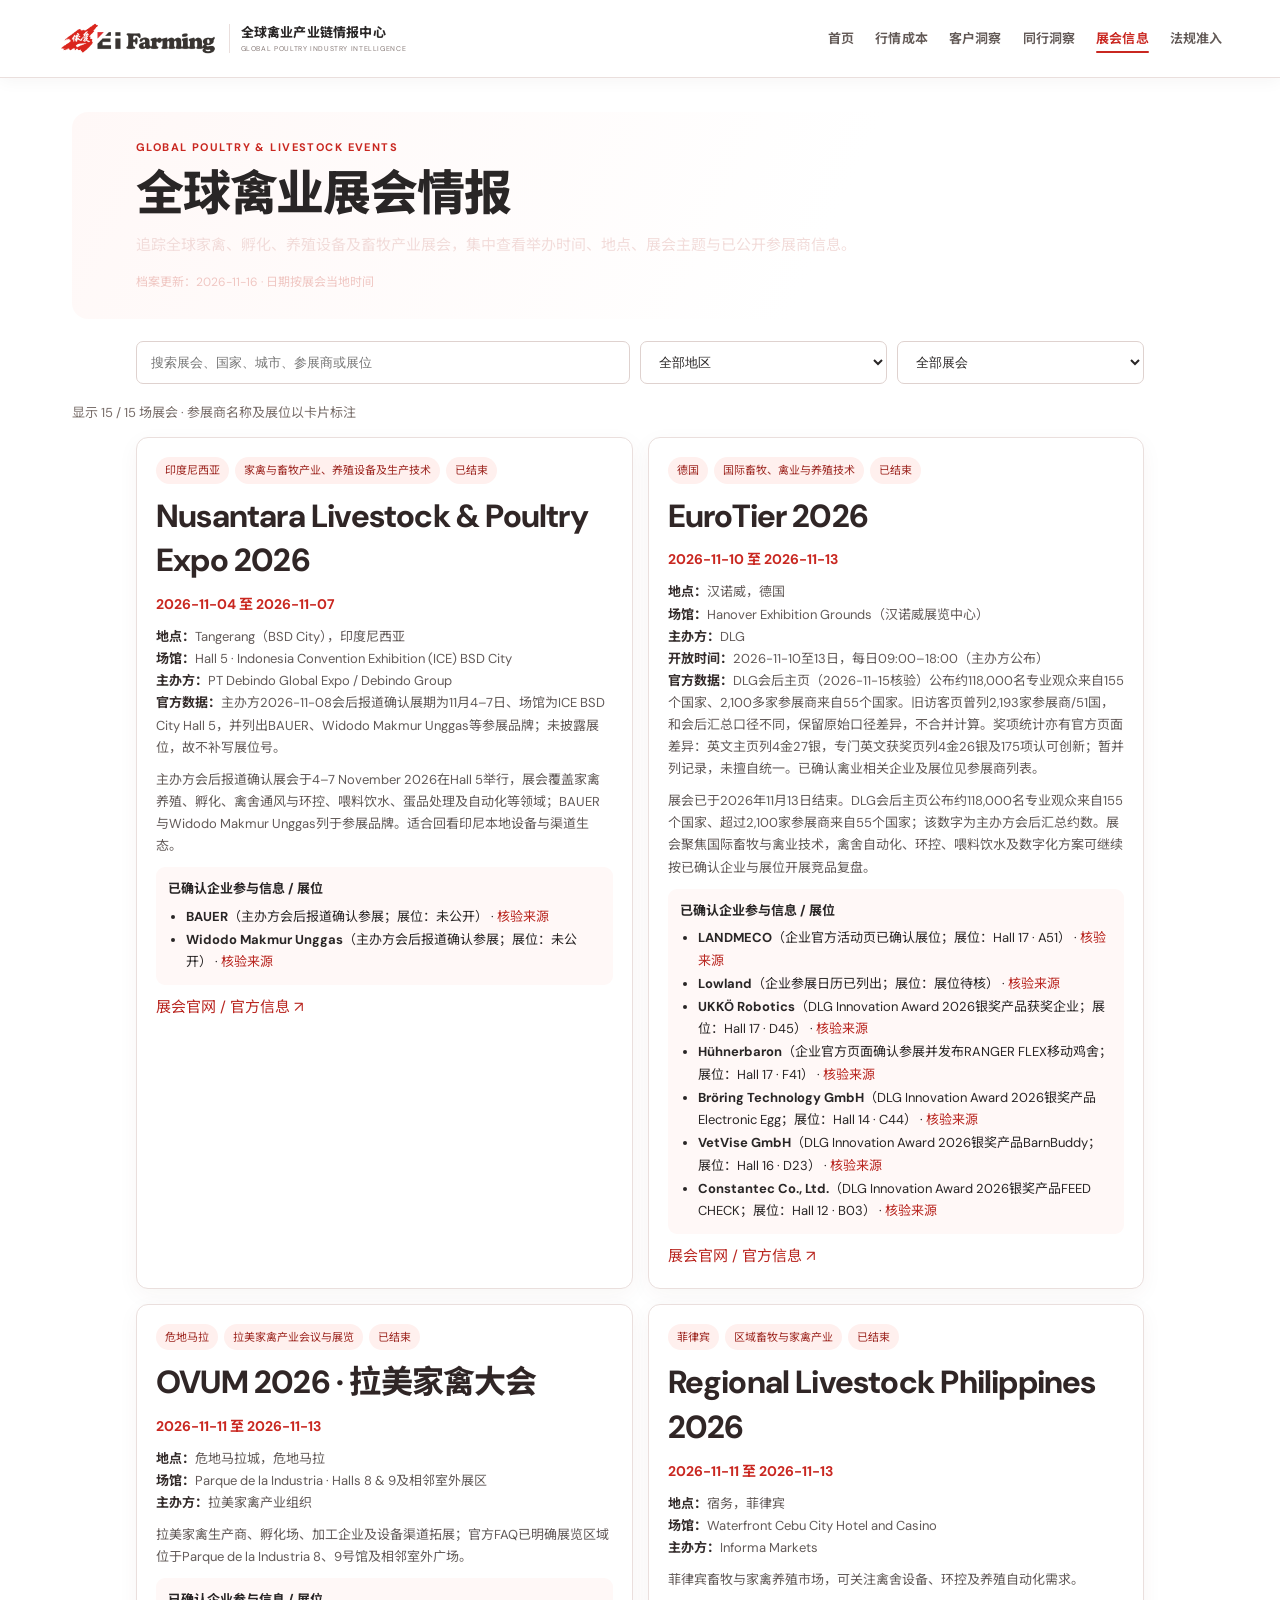
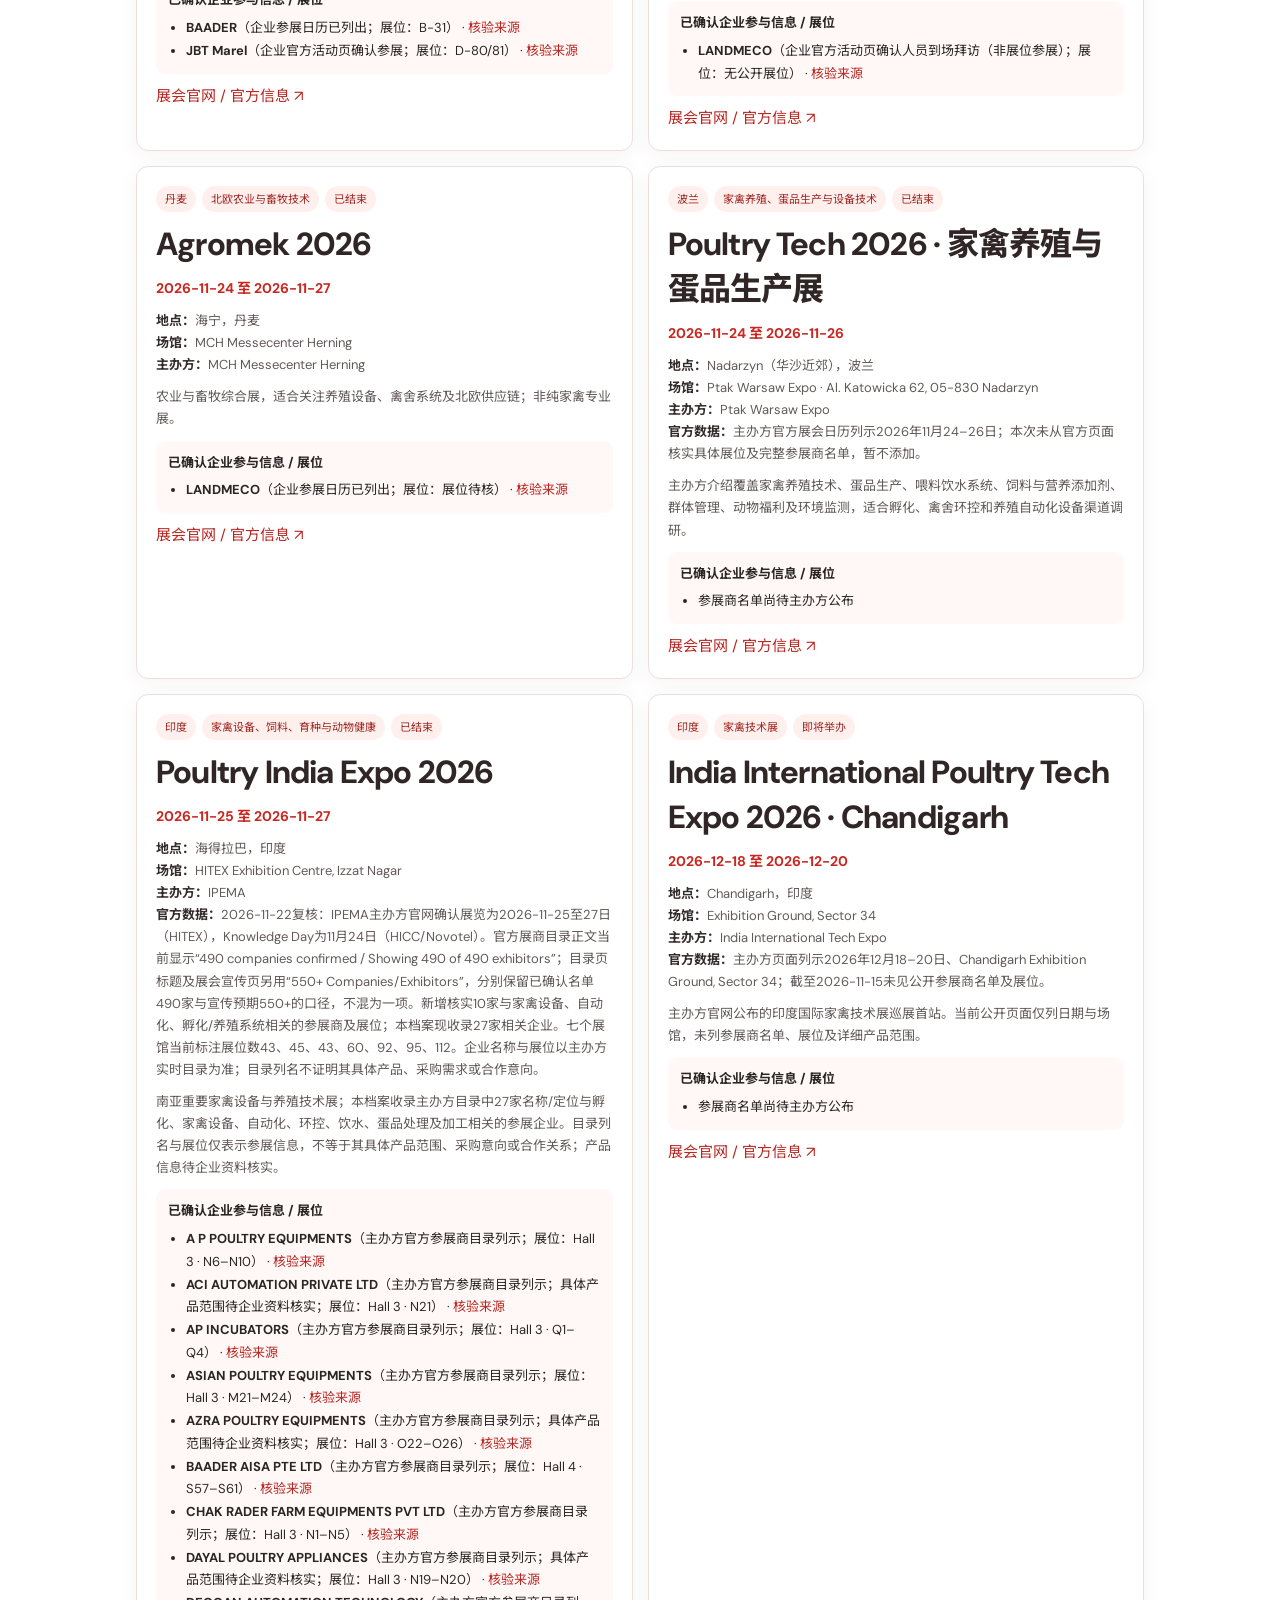
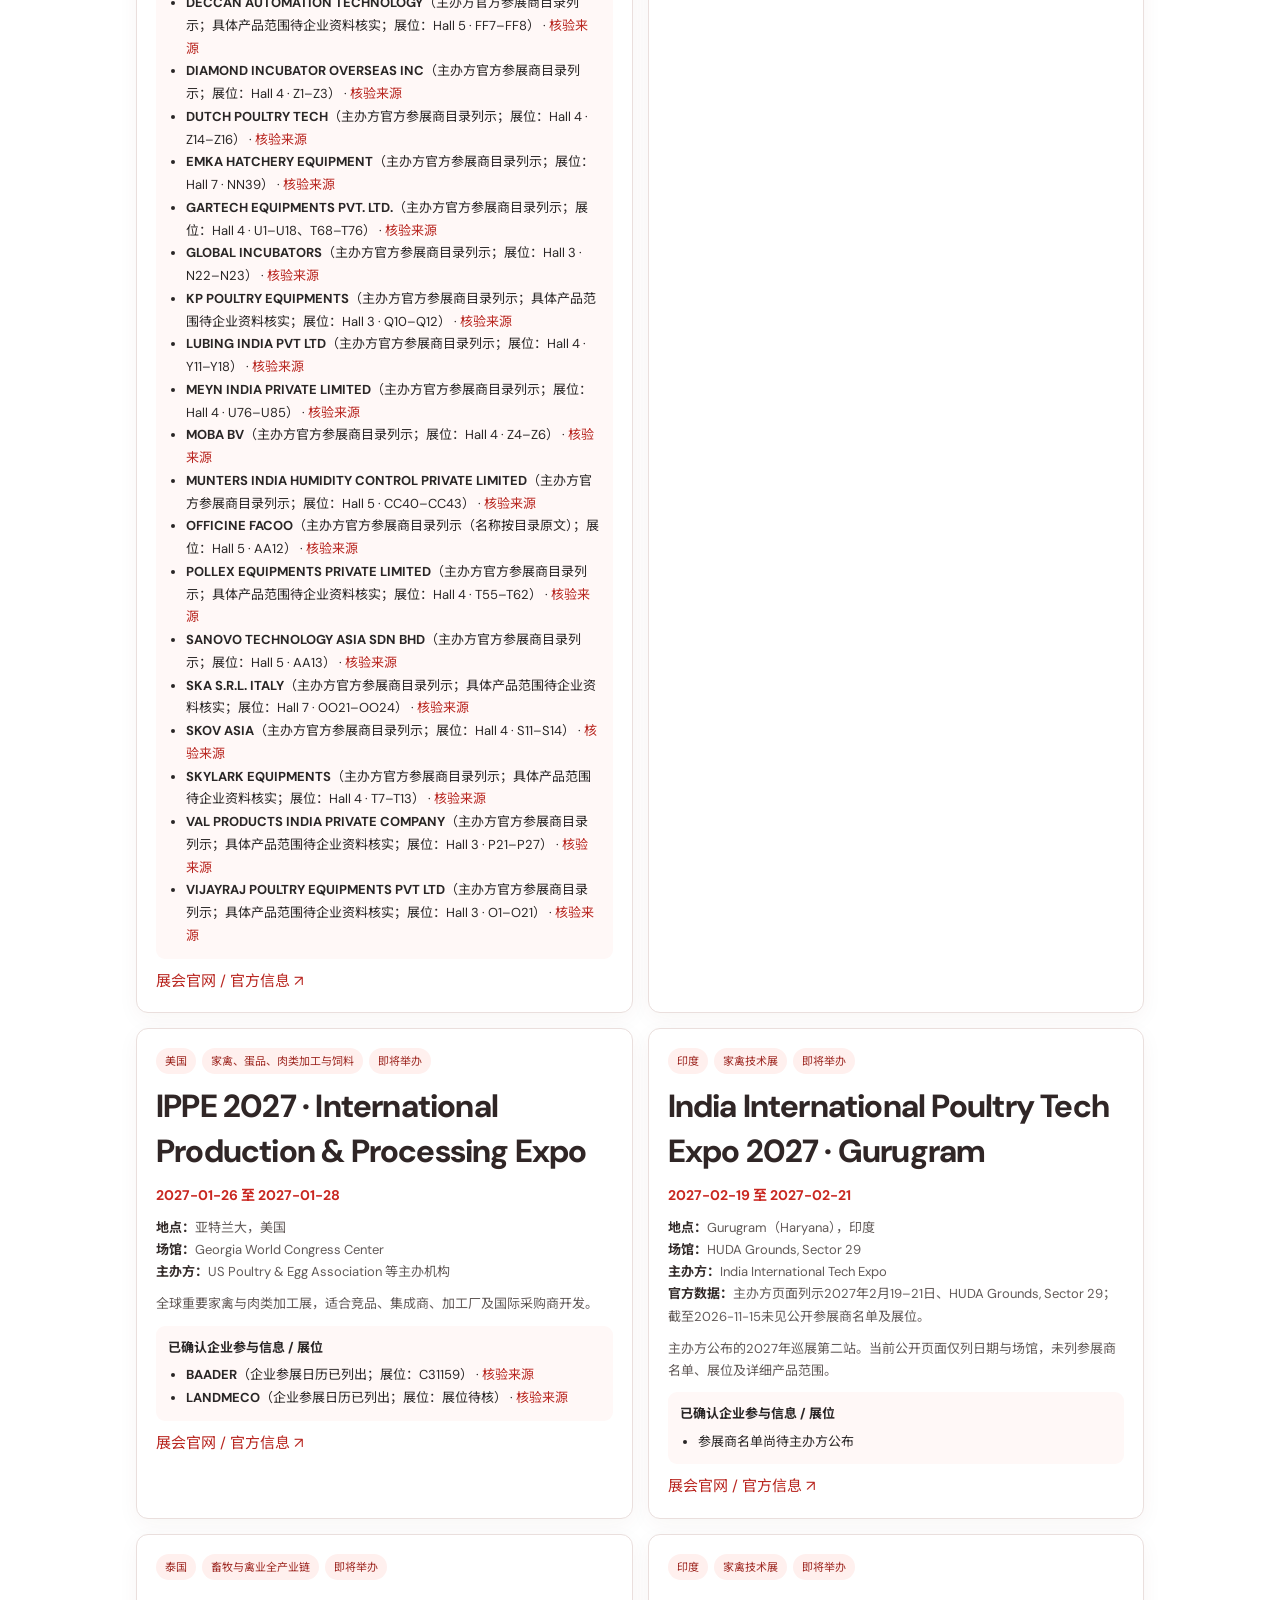
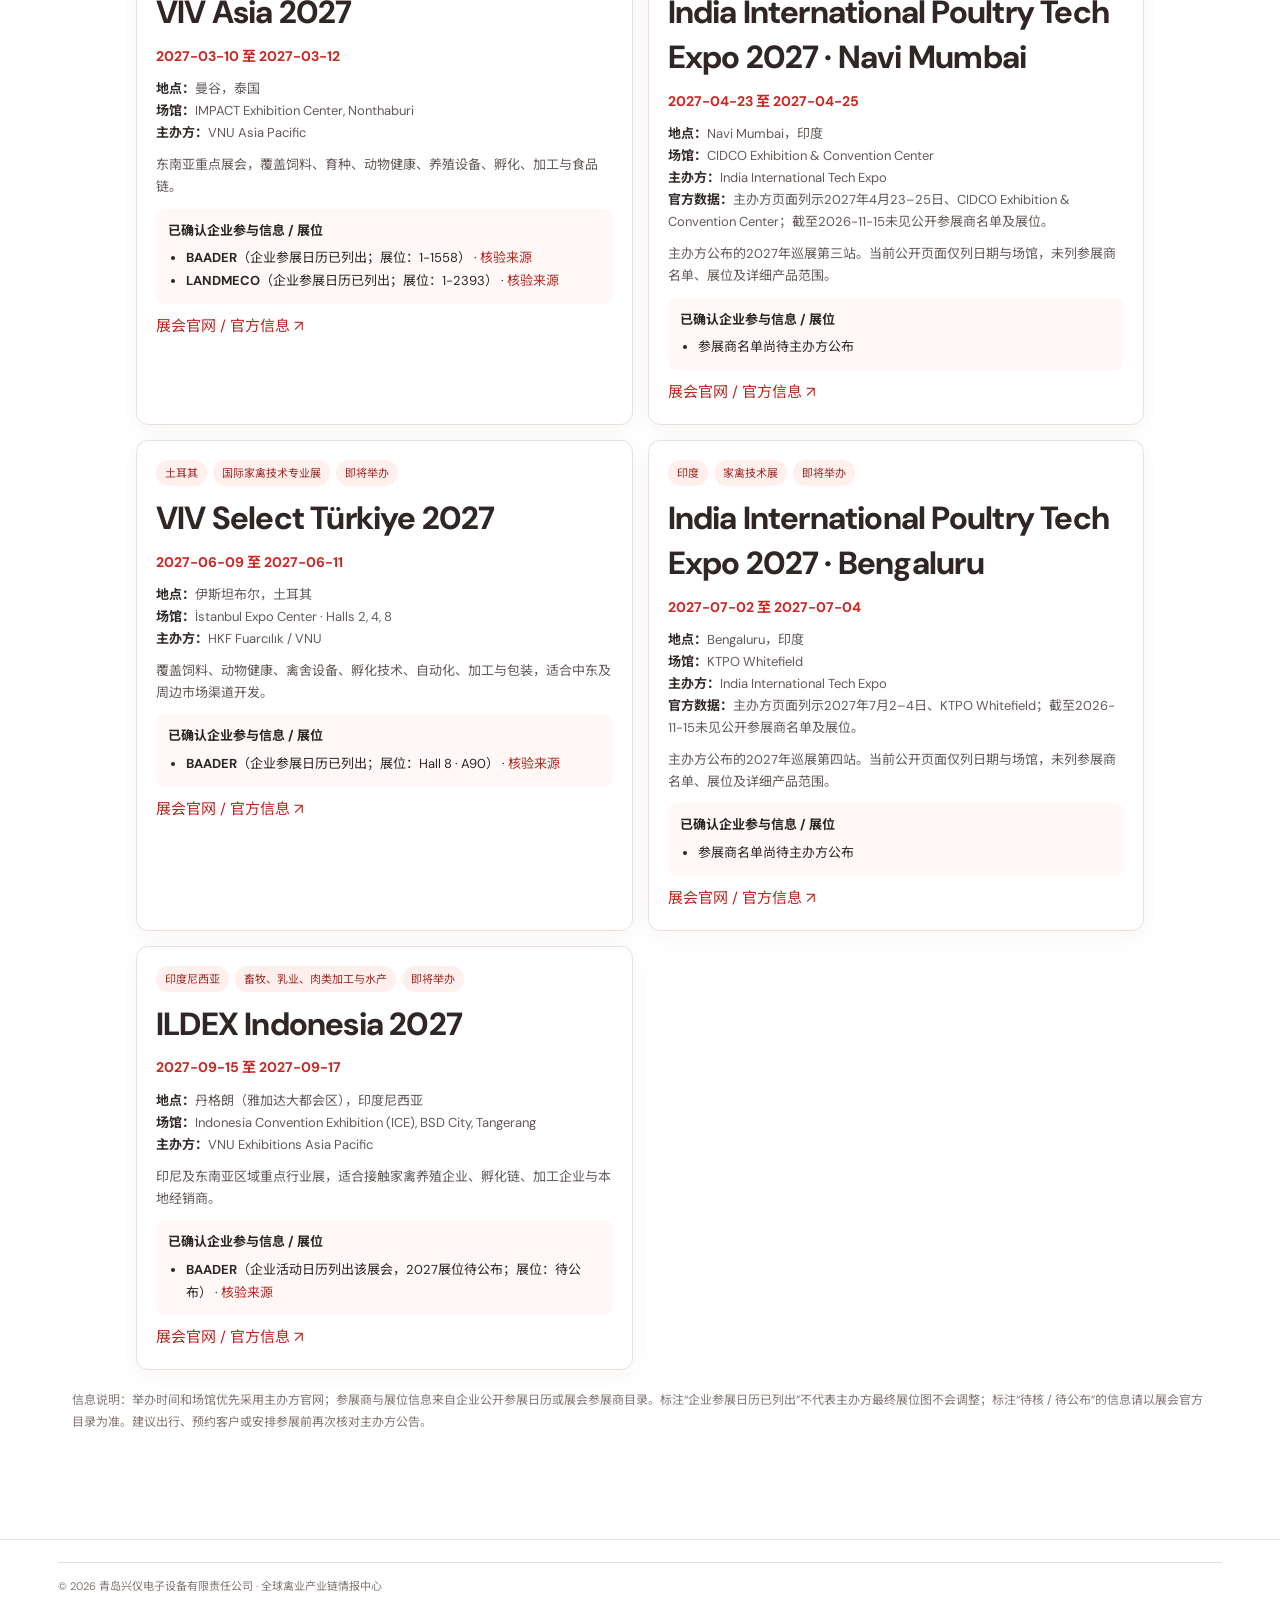
<file: exhibitions.html>
<!doctype html>
<html lang="zh-CN"><head><meta charset="utf-8"><meta name="viewport" content="width=device-width, initial-scale=1"><meta name="description" content="全球禽业、孵化及畜牧设备展会情报，包含举办时间、地点、参展商与展位信息。"><title>展会信息｜兴仪全球禽业情报中心</title><link rel="stylesheet" href="assets/styles.css"><style>
.event-kpis{display:grid;grid-template-columns:repeat(4,minmax(0,1fr));gap:12px;margin:0 0 26px}.event-kpis article{padding:16px 18px;border:1px solid #eddfdc;border-radius:12px;background:#fff;box-shadow:0 6px 22px rgba(90,35,30,.045)}.event-kpis small,.event-kpis span{display:block;color:#81716e;font-size:11px}.event-kpis strong{display:block;color:#c92720;font-size:25px;margin:4px 0}.events-hero{background:linear-gradient(120deg,#2b2424,#762521);color:#fff;padding:54px max(5%,calc((100% - 1180px)/2)) 48px}.events-hero h1{font-size:34px;margin:10px 0}.events-hero p{color:#d3e3ef;max-width:760px;line-height:1.8}.events-wrap{max-width:1180px;margin:34px auto;padding:0 22px 70px}.events-toolbar{display:flex;gap:12px;flex-wrap:wrap;margin:20px 0}.events-toolbar input,.events-toolbar select{border:1px solid #d6e1e9;border-radius:9px;padding:12px 14px;background:#fff;color:#20394e;min-width:170px}.events-toolbar input{flex:1}.event-list{display:grid;grid-template-columns:repeat(2,minmax(0,1fr));gap:16px}.event-record{border:1px solid #dce6ed;border-radius:14px;padding:20px;background:#fff;display:flex;flex-direction:column;gap:10px}.event-record h2{font-size:19px;margin:0;color:#18364e}.event-meta{font-size:13px;color:#60798d;line-height:1.7}.event-badge{font-size:11px;color:#a9231e;background:#fff0ee;padding:5px 9px;border-radius:20px;width:max-content}.event-record p{font-size:13px;color:#536b7d;line-height:1.8;margin:0}.event-record a{font-size:13px;color:#1476a5;margin-top:auto;padding-top:6px}.event-empty{padding:28px;text-align:center;color:#71879a;grid-column:1/-1}.event-note{font-size:12px;color:#728697;line-height:1.8;margin-top:22px}.events-count{color:#6c8293;font-size:13px}@media(max-width:700px){.event-kpis{grid-template-columns:repeat(2,minmax(0,1fr))}.event-list{grid-template-columns:1fr}.events-hero{padding:40px 5%}.events-hero h1{font-size:27px}.events-wrap{padding:0 5% 55px}}

/* XingYi red brand and responsive page polish */
:root{--navy:#2b2424;--blue:#c92720;--n:#2b2424;--b:#c92720;--ink:#292626;--muted:#746b68;--line:#eadfdd;--bg:#fff8f7}
body{background:#fff8f7;color:#292626}
header:not(.site-header){background:radial-gradient(ellipse at 88% 0%,#a9342e 0%,transparent 45%),linear-gradient(120deg,#2b2424,#762521)!important}
header:not(.site-header) nav a{color:#ffe0dd!important}
header:not(.site-header) nav a:hover{color:#fff!important;text-decoration:underline}
h1,h2,h3{letter-spacing:-.015em}
.stat strong,.metric-card strong,.latest{color:#c92720}
.tabs button.active{background:#c92720!important;border-color:#c92720!important;color:#fff!important}
.pill,.country-chip.selected{background:#fff0ee!important;color:#a9231e!important;border-color:#edc4bf!important}
.filters input:focus,.filters select:focus,.events-toolbar input:focus,.events-toolbar select:focus,.reg-filters input:focus,.reg-filters select:focus,.cm-tools input:focus,.cm-tools select:focus{outline:2px solid #e9aaa4;outline-offset:1px}
.card,.panel,.notice,.stat,.filters,.series-card,.market-data-panel,.event-card,.reg-card,.cm-card{box-shadow:0 6px 22px rgba(90,35,30,.045)}
.card:hover,.event-card:hover{border-color:#e5aaa4;box-shadow:0 12px 28px rgba(90,35,30,.09);transform:translateY(-2px);transition:.18s ease}
a{color:#b92721}
header a{color:#ffe0dd}
@media(max-width:720px){header:not(.site-header){padding-left:18px!important;padding-right:18px!important}nav{row-gap:10px!important}}

.global-nav{display:flex;gap:18px;align-items:center;flex-wrap:wrap;margin:14px 0 0;position:relative;z-index:2}.global-nav a{font-size:13px;text-decoration:none;color:#ffe0dd!important;padding:5px 0}.global-nav a:hover{color:#fff!important;text-decoration:underline}@media(max-width:720px){.global-nav{gap:10px 14px}.global-nav a{font-size:12px}}</style>
<style>
:root{--navy:#292323;--blue:#c92720;--ink:#292626;--muted:#746b68;--line:#eadfdd;--bg:#fff8f7}
body{background:#fff8f7;color:#292626}
header{background:radial-gradient(ellipse at 85% 0%,#a9342e 0%,transparent 43%),linear-gradient(120deg,#2b2424,#762521)!important}
header a{color:#ffe0dd}
a{color:#bd2923}
.stat strong{color:#c92720}
.stat,.filters,.card,.notice,.panel{border-color:#eddfdc;box-shadow:0 5px 22px rgba(102,36,31,.045)}
.pill{background:#fff0ee;color:#a92721}
.tabs button{border-color:#e4c6c2;color:#8e2924}
.tabs button.active{background:#c92720;border-color:#c92720;color:#fff}
.filters input:focus,.filters select:focus{outline:2px solid #efb1ac;outline-offset:1px}
.card .facts,.assessment{background:#fff6f4}
.card a{color:#bd2923}
footer{background:#2b2424;color:#e6d8d6}
.data-freshness{display:flex;align-items:center;justify-content:space-between;gap:12px;flex-wrap:wrap;margin:0 0 16px;padding:11px 14px;border:1px solid #eadfdd;border-radius:10px;background:#fff;font-size:12px;color:#756b68}.data-freshness strong{color:#292626}.fresh-dot{display:inline-block;width:8px;height:8px;border-radius:50%;margin-right:7px;background:#2d8a62}.fresh-watch .fresh-dot{background:#d49a36}.fresh-old .fresh-dot{background:#c92720}.data-freshness small{color:#81716e}.insight-strip,.competitor-kpis,.reg-kpis,.event-kpis,.market-kpis{margin-top:14px}
/* Contrast repair: keep the original dark logo artwork readable on dark headers */
.site-header .brand-logo{background:#fff;border:1px solid rgba(255,255,255,.75);border-radius:7px;padding:4px 8px;box-sizing:content-box;object-fit:contain}
.site-header .brand-caption{border-left-color:rgba(255,255,255,.38)}
.site-header .brand-caption strong{color:#fff!important}
.site-header .brand-caption small{color:#f3d9d6!important}
.site-header .brand{align-items:center}
.site-header{min-height:76px}
.site-header .global-nav a{color:#ffe8e5!important}
.site-header .global-nav a:hover,.site-header .global-nav a:focus-visible{color:#fff!important}
@media(max-width:720px){.site-header .brand-logo{padding:3px 6px}.site-header .brand-caption strong{font-size:11px}.site-header .brand-caption small{font-size:6px}}
</style>  <link rel="stylesheet" href="assets/editorial.css">
<link rel="stylesheet" href="assets/styles.css?v=20261107header">
<style>
.expo-wrap{max-width:1180px;margin:0 auto;padding:34px 22px 64px}.expo-intro{padding:26px 28px;margin-bottom:22px;background:linear-gradient(120deg,#2b2424,#762521);border-radius:16px;color:#fff}.expo-intro .eyebrow{font-size:11px;letter-spacing:.13em;color:#ffd8d4}.expo-intro h1{font-size:clamp(25px,4vw,34px);margin:8px 0}.expo-intro p{max-width:780px;color:#f2dcda;margin:0;line-height:1.8}.expo-update{font-size:12px;color:#f0c7c3;margin-top:14px}.expo-toolbar{display:grid;grid-template-columns:minmax(220px,2fr) 1fr 1fr;gap:10px;margin:18px 0}.expo-toolbar input,.expo-toolbar select{min-width:0;padding:12px 14px;border:1px solid #e3ceca;border-radius:9px;background:#fff;color:#292626}.expo-count{font-size:13px;color:#786d69;margin:10px 0 14px}.expo-grid{display:grid;grid-template-columns:repeat(2,minmax(0,1fr));gap:15px}.expo-card{display:flex;flex-direction:column;gap:10px;padding:19px;border:1px solid #eadfdd;border-radius:14px;background:#fff;box-shadow:0 6px 22px rgba(90,35,30,.045)}.expo-card h2{font-size:19px;line-height:1.4;margin:0;color:#302626}.expo-card .expo-date{font-size:14px;font-weight:700;color:#c92720}.expo-tags{display:flex;gap:6px;flex-wrap:wrap}.expo-tag{font-size:11px;border-radius:20px;padding:4px 9px;background:#fff0ee;color:#9e2822}.expo-detail{font-size:13px;line-height:1.7;color:#625a58}.expo-detail b{color:#342c2b}.expo-exhibitors{padding:11px 12px;background:#fff8f7;border-radius:9px;font-size:13px;line-height:1.75}.expo-exhibitors ul{margin:5px 0 0;padding-left:18px}.expo-exhibitors a,.expo-source{color:#b92721;text-decoration:none}.expo-exhibitors a:hover,.expo-source:hover{text-decoration:underline}.expo-empty{grid-column:1/-1;padding:25px;text-align:center;background:#fff;border:1px solid #eadfdd;border-radius:12px;color:#786d69}.expo-method{margin-top:20px;font-size:12px;line-height:1.8;color:#817572}@media(max-width:720px){.expo-wrap{padding:20px 15px 45px}.expo-intro{padding:21px 18px}.expo-toolbar,.expo-grid{grid-template-columns:1fr}}

/* Official live exhibitor directory sample: EuroTier */
.eurotier-directory{margin:26px 0 8px;padding:20px;border:1px solid #eadfdd;border-radius:14px;background:#fff;box-shadow:0 6px 22px rgba(90,35,30,.045)}.eurotier-directory h2{margin:0 0 8px;font-size:21px;color:#302626}.eurotier-directory p{font-size:13px;line-height:1.75;color:#625a58;margin:0 0 12px}.eurotier-directory .directory-actions{display:flex;gap:10px;flex-wrap:wrap;margin:12px 0}.eurotier-directory .directory-link{display:inline-block;padding:10px 14px;border-radius:8px;background:#c92720;color:#fff;text-decoration:none;font-size:13px}.eurotier-directory .directory-link.secondary{background:#fff0ee;color:#a9231e;border:1px solid #edc4bf}.eurotier-frame{width:100%;height:900px;border:1px solid #eadfdd;border-radius:10px;background:#fff}.directory-note{font-size:12px!important;color:#817572!important;margin-top:10px!important}@media(max-width:720px){.eurotier-directory{padding:14px}.eurotier-frame{height:760px}}
</style>
</head><body class="exhibition-intelligence-page">
<header class="site-header">
  <a class="brand" href="index.html#home" aria-label="兴仪情报中心首页">
    <img class="brand-logo" src="assets/xingyi-logo.png" alt="兴仪 XingYi 品牌标志">
    <span class="brand-caption"><strong>全球禽业产业链情报中心</strong><small>GLOBAL POULTRY INDUSTRY INTELLIGENCE</small></span>
  </a>
  <button class="menu-toggle" id="menuToggle" type="button" aria-label="打开导航">☰</button>
  <nav class="global-nav" id="mainNav" aria-label="主导航"><a href="index.html#home">首页</a><a href="markets.html">行情成本</a><a href="customers.html">客户洞察</a><a href="competitors.html">同行洞察</a><a href="exhibitions.html" class="active" aria-current="page">展会信息</a><a href="country-compliance.html">法规准入</a></nav>
</header>
<main class="expo-wrap">
  <section class="expo-intro"><div class="eyebrow">GLOBAL POULTRY & LIVESTOCK EVENTS</div><h1>全球禽业展会情报</h1><p>追踪全球家禽、孵化、养殖设备及畜牧产业展会，集中查看举办时间、地点、展会主题与已公开参展商信息。</p><div class="expo-update">档案更新：2026-11-16 · 日期按展会当地时间</div></section>
  <section class="expo-toolbar" aria-label="展会筛选"><input id="expoSearch" type="search" placeholder="搜索展会、国家、城市、参展商或展位"><select id="expoRegion"><option value="">全部地区</option><option value="亚洲">亚洲</option><option value="欧洲">欧洲</option><option value="北美洲">北美洲</option><option value="中美洲">中美洲</option></select><select id="expoStatus"><option value="all">全部展会</option><option value="upcoming">即将举办</option><option value="past">已结束</option></select></section>
  <div class="expo-count" id="expoCount">正在读取展会档案…</div>
  <section class="expo-grid" id="expoGrid" aria-live="polite"></section>
  <p class="expo-method">信息说明：举办时间和场馆优先采用主办方官网；参展商与展位信息来自企业公开参展日历或展会参展商目录。标注“企业参展日历已列出”不代表主办方最终展位图不会调整；标注“待核 / 待公布”的信息请以展会官方目录为准。建议出行、预约客户或安排参展前再次核对主办方公告。</p>
</main>
<script>
(async()=>{const $=id=>document.getElementById(id);const esc=s=>String(s??"").replace(/[&<>"]/g,c=>({"&":"&amp;","<":"&lt;",">":"&gt;",'"':"&quot;"}[c]));const regionOf=x=>["中国","日本","泰国","印度","印度尼西亚","菲律宾","越南","新加坡","韩国"].includes(x.country)?"亚洲":["德国","丹麦","土耳其","法国","意大利","荷兰","英国","西班牙"].includes(x.country)?"欧洲":["美国","加拿大","墨西哥"].includes(x.country)?"北美洲":["危地马拉","巴西","哥伦比亚"].includes(x.country)?"中美洲":"其他";let items=[];try{const r=await fetch("data/exhibitions.json",{cache:"no-store"});if(!r.ok)throw Error(r.status);const d=await r.json();items=d.items||[]}catch(e){$("expoGrid").innerHTML='<div class="expo-empty">展会档案暂不可用，请稍后重试。</div>';$("expoCount").textContent="读取失败";return}function render(){const q=$("expoSearch").value.trim().toLowerCase(),region=$("expoRegion").value,status=$("expoStatus").value,today=(()=>{const n=new Date();return n.getFullYear()+"-"+String(n.getMonth()+1).padStart(2,"0")+"-"+String(n.getDate()).padStart(2,"0")})();const rows=items.filter(x=>{const names=(x.exhibitors||[]).map(e=>[e.name,e.booth,e.status].join(" ")).join(" ");const hay=[x.name,x.country,x.city,x.venue,x.category,x.organizer,x.relevance,names].join(" ").toLowerCase();return(!q||hay.includes(q))&&(!region||regionOf(x)===region)&&(status==="all"||(status==="upcoming"?x.end_date>=today:x.end_date<today))}).sort((a,b)=>a.start_date.localeCompare(b.start_date));$("expoCount").textContent="显示 "+rows.length+" / "+items.length+" 场展会 · 参展商名称及展位以卡片标注";if(!rows.length){$("expoGrid").innerHTML='<div class="expo-empty">没有符合条件的展会记录。</div>';return}$("expoGrid").innerHTML=rows.map(x=>{const exhibitors=(x.exhibitors||[]).length?(x.exhibitors||[]).map(e=>'<li><b>'+esc(e.name)+'</b>（'+esc(e.status||"参与信息待核")+'；展位：'+esc(e.booth||"待核")+'） · <a href="'+esc(e.source_url)+'" target="_blank" rel="noopener noreferrer">核验来源</a></li>').join(""):"<li>参展商名单尚待主办方公布</li>";return '<article class="expo-card"><div class="expo-tags"><span class="expo-tag">'+esc(x.country)+'</span><span class="expo-tag">'+esc(x.category)+'</span><span class="expo-tag">'+(x.start_date<=today&&x.end_date>=today?"进行中":x.start_date>today?"即将举办":"已结束")+'</span></div><h2>'+esc(x.name)+'</h2><div class="expo-date">'+esc(x.start_date)+' 至 '+esc(x.end_date)+'</div><div class="expo-detail"><b>地点：</b>'+esc(x.city)+'，'+esc(x.country)+'<br><b>场馆：</b>'+esc(x.venue)+'<br><b>主办方：</b>'+esc(x.organizer)+(x.opening_hours?'<br><b>开放时间：</b>'+esc(x.opening_hours):'')+(x.official_note?'<br><b>官方数据：</b>'+esc(x.official_note):'')+'</div><div class="expo-detail">'+esc(x.relevance)+'</div><div class="expo-exhibitors"><b>已确认企业参与信息 / 展位</b><ul>'+exhibitors+'</ul></div><a class="expo-source" href="'+esc(x.source_url)+'" target="_blank" rel="noopener noreferrer">展会官网 / 官方信息 ↗</a></article>'}).join("")}["expoSearch","expoRegion","expoStatus"].forEach(id=>$(id).addEventListener(id==="expoSearch"?"input":"change",render));render();const year=document.getElementById("year");if(year)year.textContent=new Date().getFullYear()})();
</script>
<footer><div class="footer-bottom">© <span id="year"></span> 青岛兴仪电子设备有限责任公司 · 全球禽业产业链情报中心</div></footer>
</body></html>
</file>
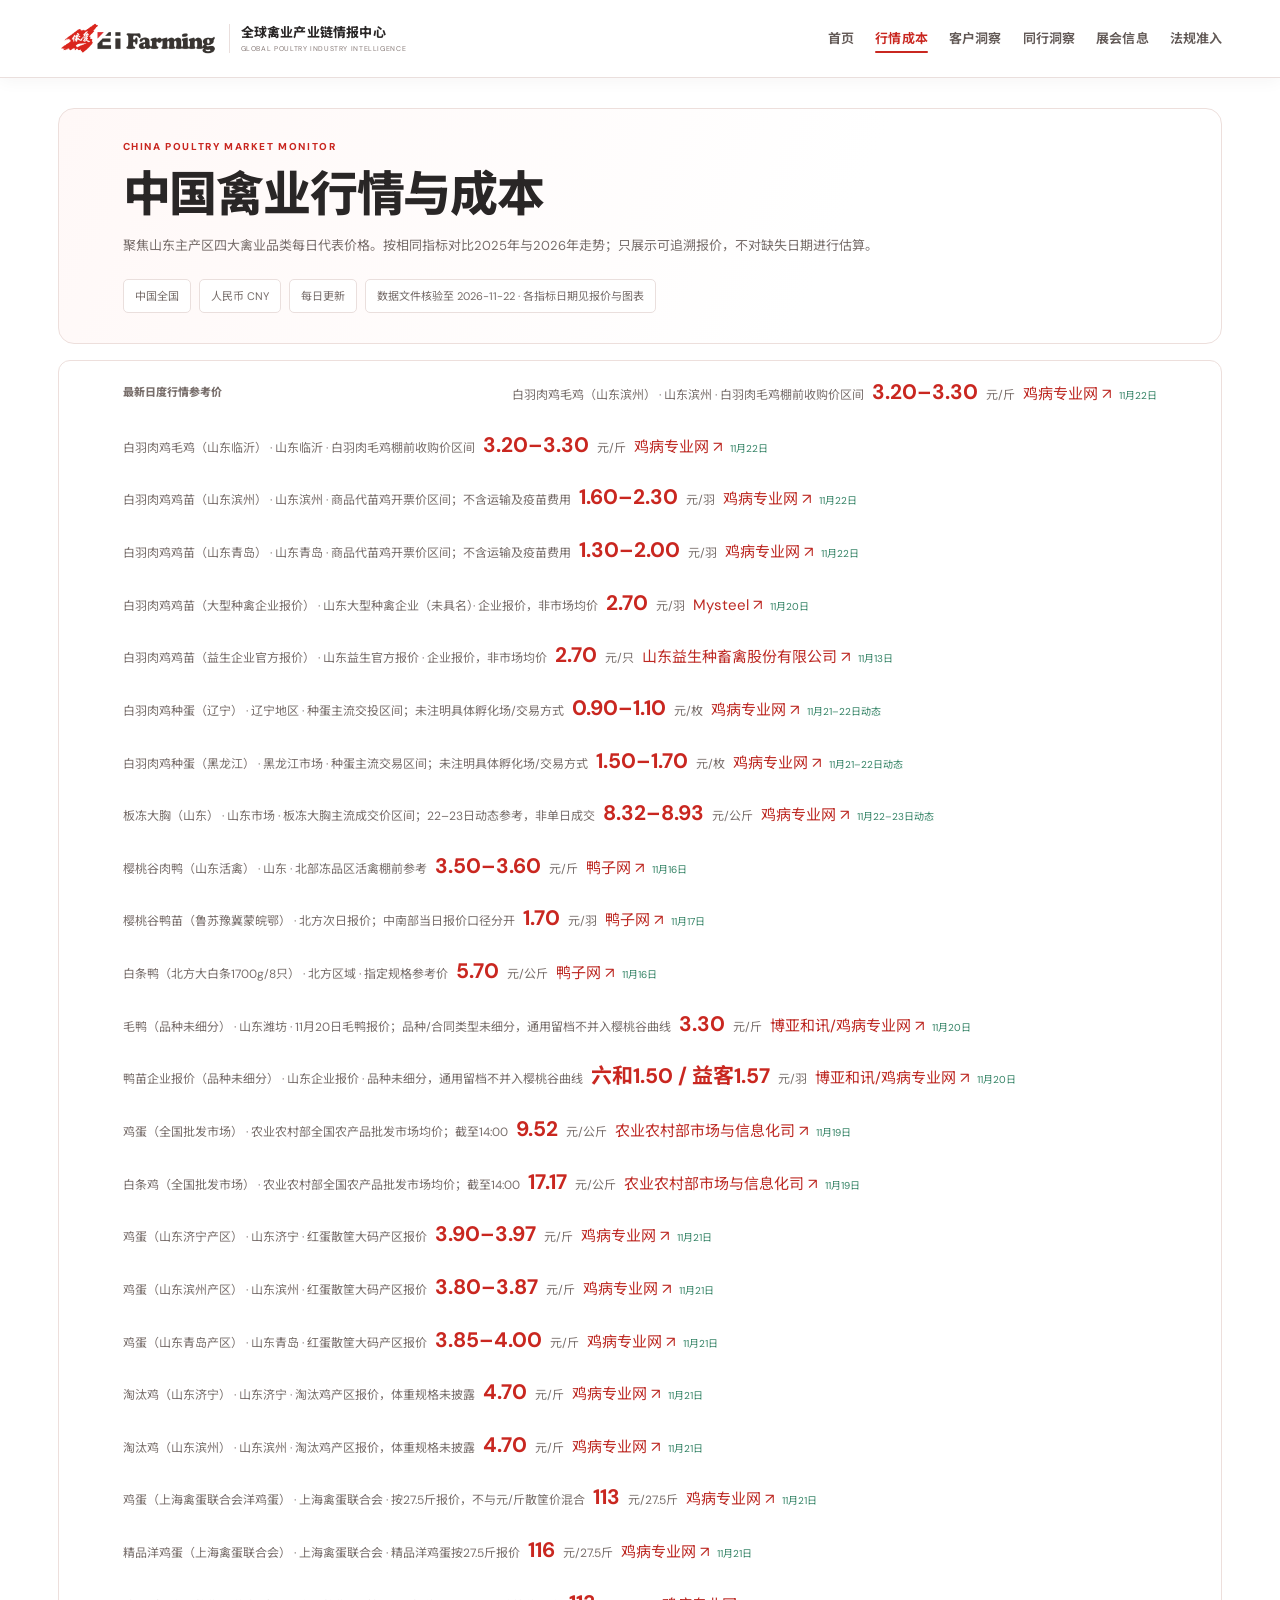
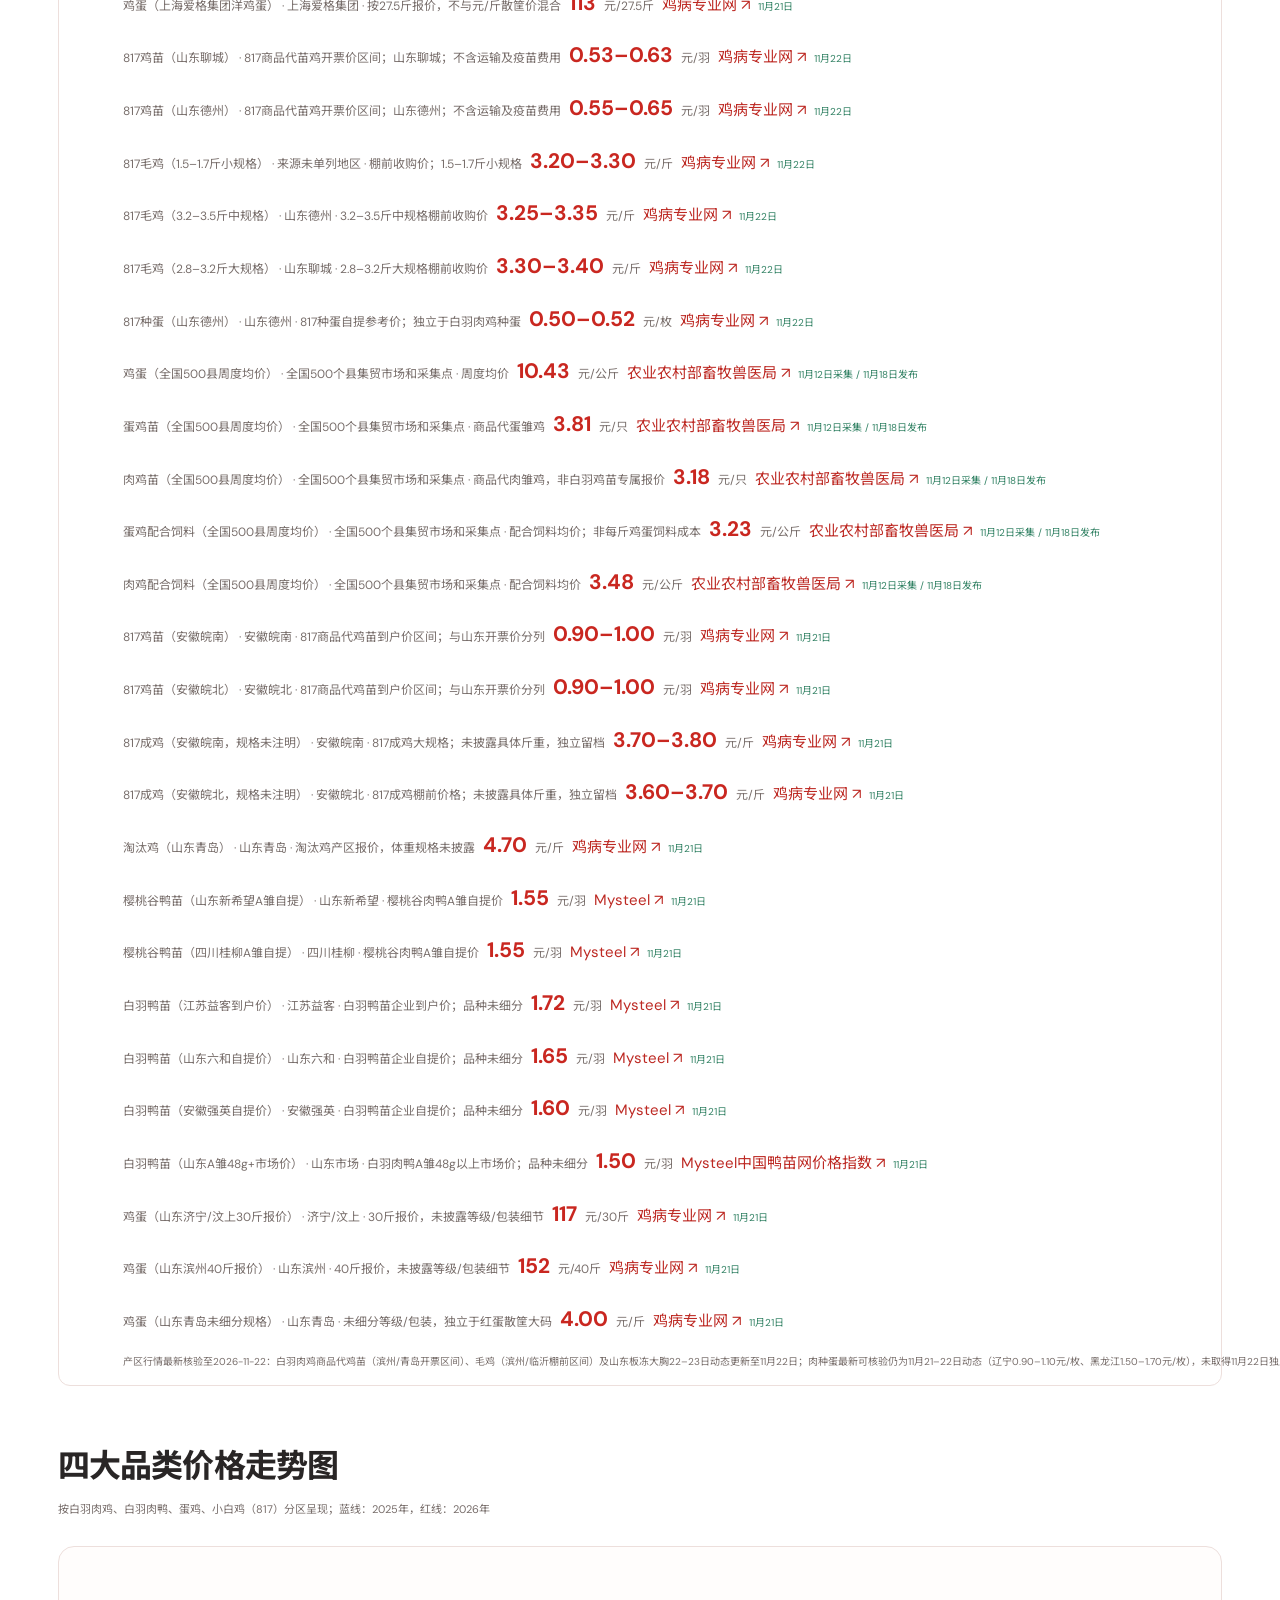
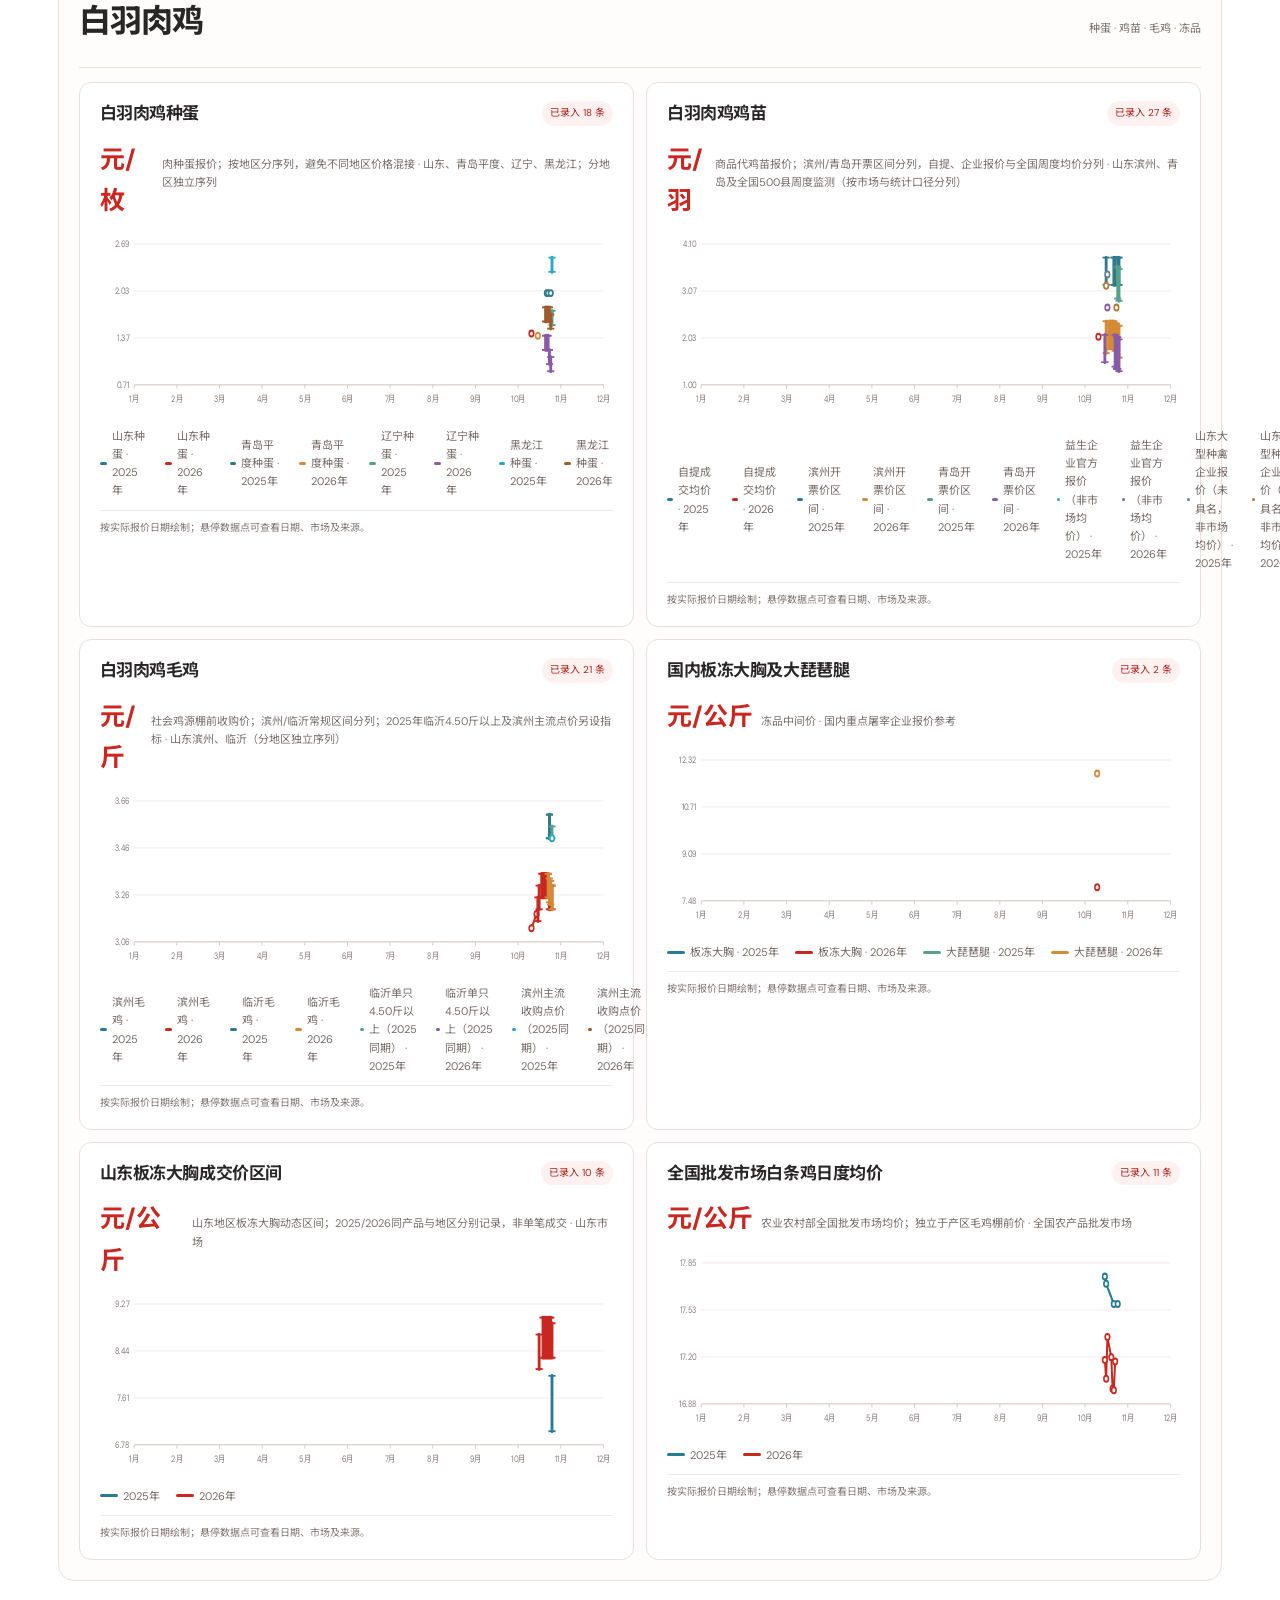
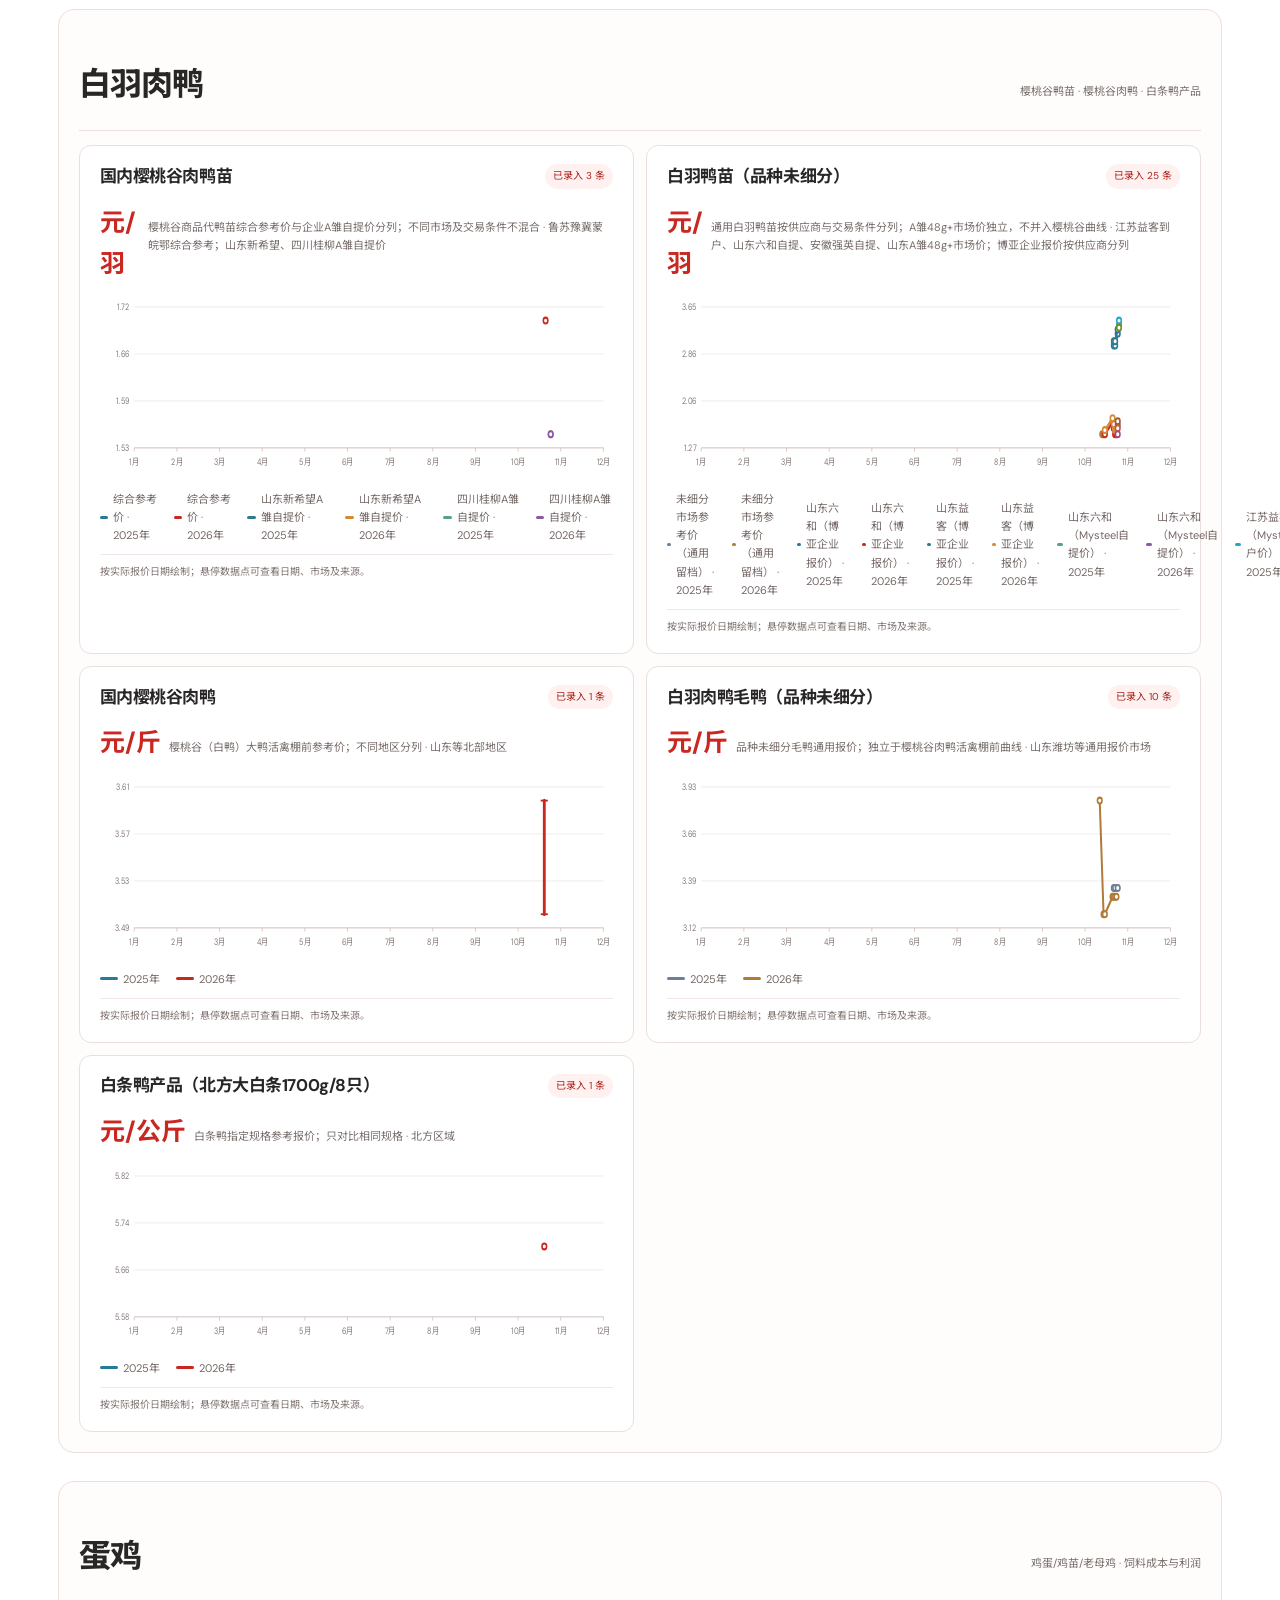
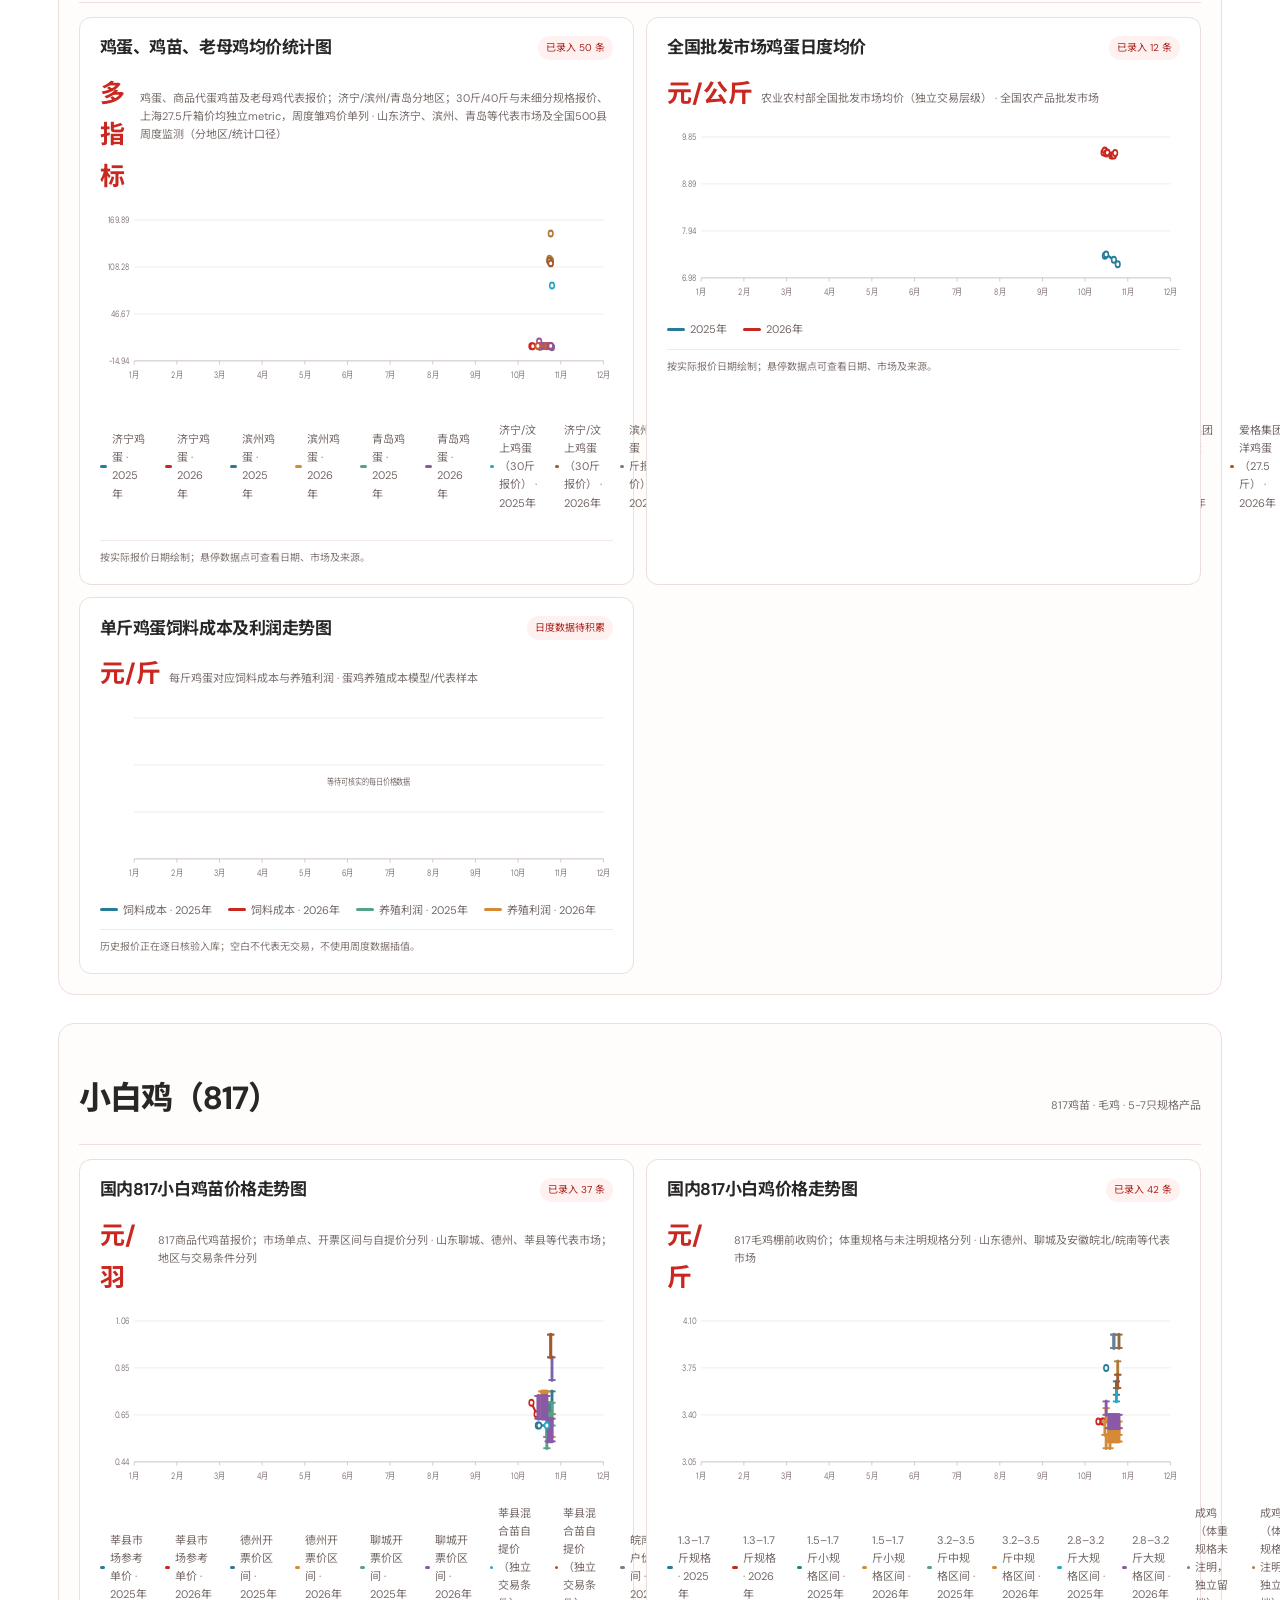
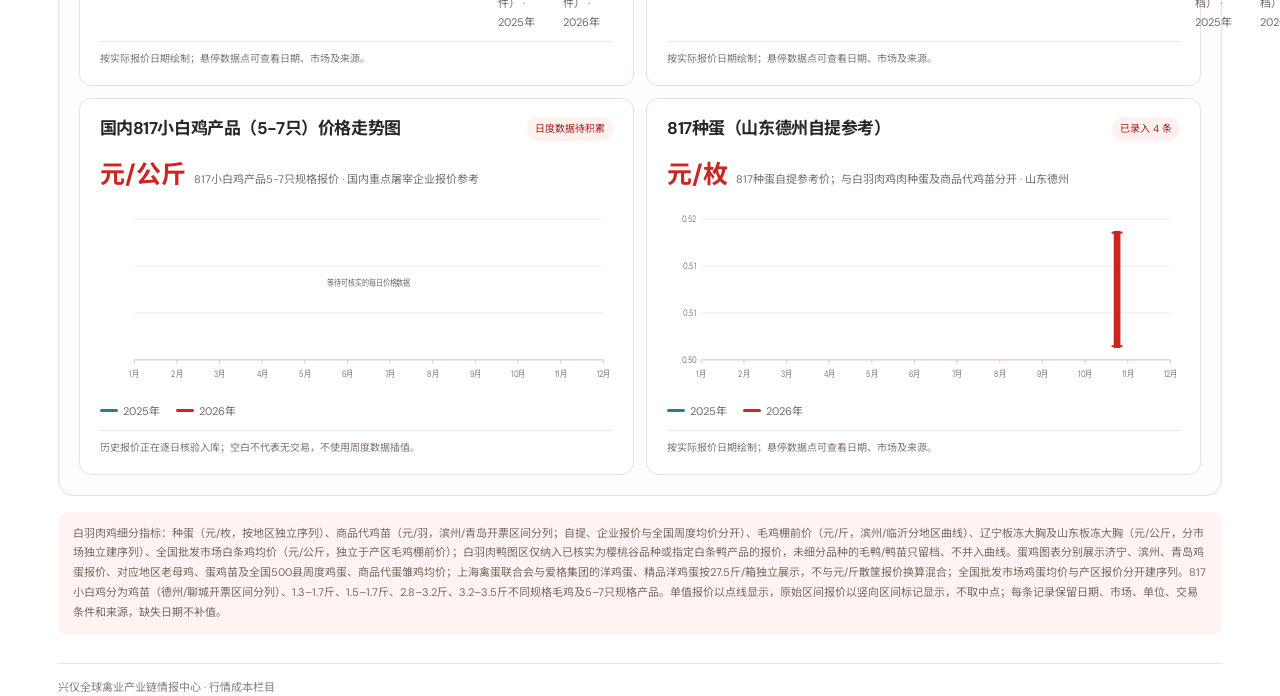
<file: markets.html>
<!doctype html>
<html lang="zh-CN">
<head>
<meta charset="utf-8"><meta name="viewport" content="width=device-width, initial-scale=1">
<meta name="description" content="兴仪全球禽业产业链情报中心：中国禽业主要品类行情与成本趋势。">
<title>中国行情成本｜兴仪全球禽业产业链情报中心</title>
<link rel="stylesheet" href="assets/styles.css"><link rel="stylesheet" href="assets/editorial.css">
<style>
:root{--market-red:#c92720;--market-ink:#292626;--market-muted:#786e6b;--market-line:#eddfdc}
body.market-intelligence-page{background:#fff8f7;color:var(--market-ink)}
.market-intelligence-page .site-header{background:#fff}
.market-page{max-width:1180px;margin:0 auto;padding:38px 5% 60px}
.market-hero{padding:30px 34px;border:1px solid var(--market-line);border-radius:16px;background:linear-gradient(120deg,#fff 0%,#fff6f4 100%)}
.market-eyebrow{font-size:10px;letter-spacing:.16em;font-weight:800;color:var(--market-red)}
.market-hero h1{font-size:clamp(28px,4vw,42px);margin:9px 0;color:var(--market-ink)}
.market-hero p{max-width:760px;margin:0;color:var(--market-muted);font-size:13px;line-height:1.8}
.market-meta{display:flex;gap:8px;flex-wrap:wrap;margin-top:16px}
.market-meta span{padding:6px 10px;border:1px solid var(--market-line);border-radius:20px;background:#fff;color:#756a67;font-size:11px}
.market-latest{display:flex;align-items:center;gap:18px;flex-wrap:wrap;margin:16px 0;padding:14px 18px;border:1px solid var(--market-line);border-radius:12px;background:#fff}
.market-latest-title{font-size:11px;font-weight:800;color:var(--market-muted);margin-right:auto}
.market-latest-item{display:flex;align-items:baseline;gap:8px}
.market-latest-item span{font-size:12px;color:var(--market-muted)}
.market-latest-item strong{font-size:21px;color:var(--market-red)}
.market-latest-item small{font-size:10px;color:#328264}
.market-latest-date{font-size:10px;color:var(--market-muted);white-space:nowrap}
.market-section-head{display:flex;align-items:end;justify-content:space-between;gap:12px;margin:26px 0 12px}
.market-section-head h2{margin:0;color:#292626;font-size:22px}
.market-section-head p{margin:4px 0 0;color:var(--market-muted);font-size:11px}
.market-grid{display:grid;grid-template-columns:repeat(2,minmax(0,1fr));gap:14px}.market-category{margin-top:28px;padding:20px;border:1px solid var(--market-line);border-radius:16px;background:#fffdfc}.market-category-head{display:flex;align-items:baseline;justify-content:space-between;gap:12px;margin:0 0 14px;padding-bottom:12px;border-bottom:1px solid var(--market-line)}.market-category-head h2{margin:0;font-size:21px;color:var(--market-ink)}.market-category-head span{font-size:11px;color:var(--market-muted)}.market-category .market-grid{gap:12px}.market-category .market-segment{box-shadow:none;background:#fff}
#segmentGrid{display:block}
.market-segment{padding:18px 20px;border:1px solid var(--market-line);border-radius:13px;background:#fff;min-width:0;box-shadow:0 5px 18px rgba(102,36,31,.035)}
.market-segment-top{display:flex;justify-content:space-between;align-items:center;gap:10px}
.market-segment h3{margin:0;color:#292626;font-size:17px}
.market-tag{padding:4px 8px;border-radius:20px;background:#fff1ef;color:#a9231e;font-size:10px;white-space:nowrap}
.market-value{display:flex;align-items:baseline;gap:8px;margin:13px 0 0}
.market-value strong{font-size:25px;color:var(--market-red)}
.market-value span{font-size:11px;color:var(--market-muted)}
.market-chart{width:100%;height:190px;display:block;margin-top:10px;overflow:visible}.market-chart .year-2025{fill:none;stroke:#267b99;stroke-width:2.8;stroke-linecap:round;stroke-linejoin:round}.market-chart .year-2026{fill:none;stroke:#c92720;stroke-width:2.8;stroke-linecap:round;stroke-linejoin:round}.market-chart .axis{stroke:#cfc3bf;stroke-width:1}.market-chart .month-label{fill:#827673;font-size:10px}.market-chart .axis-label{fill:#827673;font-size:10px}.market-legend{display:flex;gap:16px;align-items:center;margin-top:6px;color:#746966;font-size:11px}.market-legend span{display:inline-flex;align-items:center;gap:5px}.market-legend i{display:inline-block;width:18px;height:3px;border-radius:2px}.market-legend .blue{background:#267b99}.market-legend .red{background:#c92720}
.market-chart .gridline{stroke:#f0e7e5;stroke-width:1}
.market-chart .trend{fill:none;stroke:#c92720;stroke-width:3;stroke-linecap:round;stroke-linejoin:round}
.market-chart .point{fill:#fff;stroke:#c92720;stroke-width:2.5}
.market-chart-labels{display:flex;justify-content:space-between;color:#9a8d89;font-size:10px;margin-top:-2px}
.market-footnote{margin:10px 0 0;padding-top:9px;border-top:1px solid #f2e9e7;color:#827673;font-size:10px;line-height:1.6}
.market-empty{height:170px;display:flex;flex-direction:column;align-items:center;justify-content:center;margin-top:12px;border:1px dashed #e8d8d5;border-radius:9px;background:#fffaf9;color:#827673;text-align:center}
.market-empty strong{font-size:14px;color:#665c59;margin-bottom:5px}
.market-empty span{font-size:11px}
.market-source{margin-top:16px;padding:12px 15px;border-radius:10px;background:#fff4f1;color:#776b67;font-size:11px;line-height:1.8}
.market-source a{color:#b92721;font-weight:700}
.market-footer{margin-top:28px;padding-top:14px;border-top:1px solid var(--market-line);color:#8b7e7a;font-size:11px}
@media(max-width:680px){.market-page{padding:24px 4% 40px}.market-hero{padding:23px 20px}.market-grid{grid-template-columns:1fr}.market-latest{gap:10px}.market-latest-title{width:100%}.market-latest-item strong{font-size:19px}.market-section-head h2{font-size:19px}}
</style>
<link rel="stylesheet" href="assets/styles.css?v=20261107header">
</head>
<body class="market-intelligence-page">
<header class="site-header">
  <a class="brand" href="index.html#home" aria-label="兴仪情报中心首页">
    <img class="brand-logo" src="assets/xingyi-logo.png" alt="兴仪 XingYi 品牌标志">
    <span class="brand-caption"><strong>全球禽业产业链情报中心</strong><small>GLOBAL POULTRY INDUSTRY INTELLIGENCE</small></span>
  </a>
  <button class="menu-toggle" id="menuToggle" type="button" aria-label="打开导航">☰</button>
  <nav class="global-nav" id="mainNav" aria-label="主导航"><a href="index.html#home">首页</a><a href="markets.html" class="active" aria-current="page">行情成本</a><a href="customers.html">客户洞察</a><a href="competitors.html">同行洞察</a><a href="exhibitions.html">展会信息</a><a href="country-compliance.html">法规准入</a></nav>
</header>
<main class="market-page">
<section class="market-hero">
<div class="market-eyebrow">CHINA POULTRY MARKET MONITOR</div>
<h1>中国禽业行情与成本</h1>
<p>聚焦山东主产区四大禽业品类每日代表价格。按相同指标对比2025年与2026年走势；只展示可追溯报价，不对缺失日期进行估算。</p>
<div class="market-meta"><span>中国全国</span><span>人民币 CNY</span><span id="marketPeriod">每日更新</span><span id="marketUpdated">数据更新中</span></div>
</section>
<section class="market-latest" aria-label="最新日度行情与企业报价参考">
<div class="market-latest-title">最新日度行情参考价</div>
<div id="dailyItems" style="display:contents"><span class="market-latest-date">数据读取中…</span></div>
<div class="market-latest-date" id="dailyDate"></div>
</section>
<div class="market-section-head"><div><h2>四大品类价格走势图</h2><p>按白羽肉鸡、白羽肉鸭、蛋鸡、小白鸡（817）分区呈现；蓝线：2025年，红线：2026年</p></div></div>
<div id="segmentGrid" aria-live="polite">
<section class="market-category"><div class="market-category-head"><h2>白羽肉鸡</h2><span>种蛋 · 鸡苗 · 毛鸡 · 冻品</span></div><div class="market-grid" id="grid-broiler"><article class="market-segment">正在读取行情数据…</article></div></section>
<section class="market-category"><div class="market-category-head"><h2>白羽肉鸭</h2><span>樱桃谷鸭苗 · 樱桃谷肉鸭 · 白条鸭产品</span></div><div class="market-grid" id="grid-duck"><article class="market-segment">正在读取行情数据…</article></div></section>
<section class="market-category"><div class="market-category-head"><h2>蛋鸡</h2><span>鸡蛋/鸡苗/老母鸡 · 饲料成本与利润</span></div><div class="market-grid" id="grid-layer"><article class="market-segment">正在读取行情数据…</article></div></section>
<section class="market-category"><div class="market-category-head"><h2>小白鸡（817）</h2><span>817鸡苗 · 毛鸡 · 5-7只规格产品</span></div><div class="market-grid" id="grid-817"><article class="market-segment">正在读取行情数据…</article></div></section>
</div>
<div class="market-source" id="marketSource">数据来源与统计口径读取中…</div>
<div class="market-footer">兴仪全球禽业产业链情报中心 · 行情成本栏目</div>
</main>
<script>
(async()=>{
 const fmt=n=>new Intl.NumberFormat("zh-CN",{minimumFractionDigits:2,maximumFractionDigits:2}).format(n);
 const el=(tag,cls,txt)=>{const n=document.createElement(tag);if(cls)n.className=cls;if(txt!==undefined)n.textContent=txt;return n};
 const NS="http://www.w3.org/2000/svg";
 const svgEl=(tag,attrs={})=>{const n=document.createElementNS(NS,tag);Object.entries(attrs).forEach(([k,v])=>n.setAttribute(k,v));return n};
 const categoryMap={broiler_eggs:"broiler",broiler_chicks:"broiler",broiler_live:"broiler",broiler_frozen:"broiler",broiler_frozen_shandong:"broiler",white_chicken_wholesale:"broiler",ducklings_cherry_valley:"duck",white_ducklings_general_legacy:"duck",ducks_cherry_valley:"duck",white_duck_general_legacy:"duck",duck_products_white:"duck",eggs:"layer",eggs_wholesale:"layer",egg_feed_profit:"layer","817_chicks":"817","817_live":"817","817_products_5_7":"817","817_eggs_general_legacy":"817"};
 const categoryDefs=[{id:"broiler",title:"白羽肉鸡",note:"种蛋 · 鸡苗 · 毛鸡 · 冻品"},{id:"duck",title:"白羽肉鸭",note:"樱桃谷专属与通用白羽鸭苗/毛鸭分列 · 指定规格白条鸭"},{id:"layer",title:"蛋鸡",note:"鸡蛋/鸡苗/老母鸡 · 饲料成本与利润"},{id:"817",title:"小白鸡（817）",note:"817鸡苗 · 分规格毛鸡 · 种蛋 · 5-7只规格产品"}];
 const configs=[
  {id:"broiler_eggs",name:"白羽肉鸡种蛋",indicator:"肉种蛋报价；按地区分序列，避免不同地区价格混接",unit:"元/枚",markets:"山东、青岛平度、辽宁、黑龙江；分地区独立序列",metrics:[{id:"shandong",label:"山东种蛋",colors:{2025:"#267b99",2026:"#c92720"}},{id:"qingdao_pingdu",label:"青岛平度种蛋",colors:{2025:"#2f7b8b",2026:"#d58a36"}},{id:"liaoning",label:"辽宁种蛋",colors:{2025:"#55a18a",2026:"#8a5aa6"}},{id:"heilongjiang",label:"黑龙江种蛋",colors:{2025:"#28a7c4",2026:"#a05a2c"}}]},
  {id:"broiler_chicks",name:"白羽肉鸡鸡苗",indicator:"商品代鸡苗报价；滨州/青岛开票区间分列，自提、企业报价与全国周度均价分列",unit:"元/羽",markets:"山东滨州、青岛及全国500县周度监测（按市场与统计口径分列）",metrics:[{id:"value",label:"自提成交均价",colors:{2025:"#267b99",2026:"#c92720"}},{id:"binzhou_invoice_range",label:"滨州开票价区间",colors:{2025:"#2f7b8b",2026:"#d58a36"}},{id:"qingdao_invoice_range",label:"青岛开票价区间",colors:{2025:"#55a18a",2026:"#8a5aa6"}},{id:"company_quote",unit:"元/只",label:"益生企业官方报价（非市场均价）",colors:{2025:"#28a7c4",2026:"#8a5aa6"}},{id:"shandong_large_hatchery_quote",unit:"元/羽",label:"山东大型种禽企业报价（未具名，非市场均价）",colors:{2025:"#6b7f95",2026:"#b07b39"}},{id:"national_weekly",unit:"元/只",label:"全国周度商品代肉雏鸡均价（元/只）",colors:{2025:"#6b7f95",2026:"#b07b39"}}]},
  {id:"broiler_live",name:"白羽肉鸡毛鸡",indicator:"社会鸡源棚前收购价；滨州/临沂常规区间分列；2025年临沂4.50斤以上及滨州主流点价另设指标",unit:"元/斤",markets:"山东滨州、临沂（分地区独立序列）",metrics:[{id:"binzhou_value",label:"滨州毛鸡",colors:{2025:"#267b99",2026:"#c92720"}},{id:"linyi_value",label:"临沂毛鸡",colors:{2025:"#2f7b8b",2026:"#d58a36"}},{id:"linyi_large_size_range",label:"临沂单只4.50斤以上（2025同期）",colors:{2025:"#55a18a",2026:"#8a5aa6"}},{id:"binzhou_mainstream_point",label:"滨州主流收购点价（2025同期）",colors:{2025:"#28a7c4",2026:"#a05a2c"}}]},
  {id:"broiler_frozen",name:"国内板冻大胸及大琵琶腿",indicator:"冻品中间价",unit:"元/公斤",markets:"国内重点屠宰企业报价参考",metrics:[{id:"breast",label:"板冻大胸",colors:{2025:"#267b99",2026:"#c92720"}},{id:"drumstick",label:"大琵琶腿",colors:{2025:"#55a18a",2026:"#d58a36"}}]},
  {id:"broiler_frozen_shandong",name:"山东板冻大胸成交价区间",indicator:"山东地区板冻大胸动态区间；2025/2026同产品与地区分别记录，非单笔成交",unit:"元/公斤",markets:"山东市场",metrics:[{id:"breast_range",label:"板冻大胸",colors:{2025:"#267b99",2026:"#c92720"}}]},
  {id:"white_chicken_wholesale",name:"全国批发市场白条鸡日度均价",indicator:"农业农村部全国批发市场均价；独立于产区毛鸡棚前价",unit:"元/公斤",markets:"全国农产品批发市场",metrics:[{id:"value",label:"全国白条鸡批发均价",colors:{2025:"#267b99",2026:"#c92720"}}]},
  {id:"ducklings_cherry_valley",name:"国内樱桃谷肉鸭苗",indicator:"樱桃谷商品代鸭苗综合参考价与企业A雏自提价分列；不同市场及交易条件不混合",unit:"元/羽",markets:"鲁苏豫冀蒙皖鄂综合参考；山东新希望、四川桂柳A雏自提价",metrics:[{id:"value",label:"综合参考价",colors:{2025:"#267b99",2026:"#c92720"}},{id:"shandong_xinxiwang_pickup",label:"山东新希望A雏自提价",colors:{2025:"#2f7b8b",2026:"#d58a36"}},{id:"sichuan_guiliu_pickup",label:"四川桂柳A雏自提价",colors:{2025:"#55a18a",2026:"#8a5aa6"}}]},
  {id:"white_ducklings_general_legacy",name:"白羽鸭苗（品种未细分）",indicator:"通用白羽鸭苗按供应商与交易条件分列；A雏48g+市场价独立，不并入樱桃谷曲线",unit:"元/羽",markets:"江苏益客到户、山东六和自提、安徽强英自提、山东A雏48g+市场价；博亚企业报价按供应商分列",metrics:[{id:"value",label:"未细分市场参考价（通用留档）",colors:{2025:"#6b7f95",2026:"#b07b39"}},{id:"liuhe_boya",label:"山东六和（博亚企业报价）",colors:{2025:"#267b99",2026:"#c92720"}},{id:"yike_boya",label:"山东益客（博亚企业报价）",colors:{2025:"#2f7b8b",2026:"#d58a36"}},{id:"liuhe_mysteel_pickup",label:"山东六和（Mysteel自提价）",colors:{2025:"#55a18a",2026:"#8a5aa6"}},{id:"yike_mysteel_door",label:"江苏益客（Mysteel到户价）",colors:{2025:"#28a7c4",2026:"#a05a2c"}},{id:"qiangying_mysteel_pickup",label:"安徽强英（Mysteel自提价）",colors:{2025:"#6b8e23",2026:"#c75b39"}},{id:"shandong_white_duck_A48_market",label:"山东白羽鸭苗A雏48g+市场价",colors:{2025:"#8b6b3f",2026:"#9b4f8a"}}]},
  {id:"ducks_cherry_valley",name:"国内樱桃谷肉鸭",indicator:"樱桃谷（白鸭）大鸭活禽棚前参考价；不同地区分列",unit:"元/斤",markets:"山东等北部地区",metrics:[{id:"value",label:"肉鸭",colors:{2025:"#267b99",2026:"#c92720"}}]},
  {id:"white_duck_general_legacy",name:"白羽肉鸭毛鸭（品种未细分）",indicator:"品种未细分毛鸭通用报价；独立于樱桃谷肉鸭活禽棚前曲线",unit:"元/斤",markets:"山东潍坊等通用报价市场",metrics:[{id:"value",label:"通用毛鸭参考价（品种未细分）",colors:{2025:"#6b7f95",2026:"#b07b39"}}]},
  {id:"duck_products_white",name:"白条鸭产品（北方大白条1700g/8只）",indicator:"白条鸭指定规格参考报价；只对比相同规格",unit:"元/公斤",markets:"北方区域",metrics:[{id:"value",label:"白条鸭",colors:{2025:"#267b99",2026:"#c92720"}}]},
  {id:"eggs",name:"鸡蛋、鸡苗、老母鸡均价统计图",indicator:"鸡蛋、商品代蛋鸡苗及老母鸡代表报价；济宁/滨州/青岛分地区；30斤/40斤与未细分规格报价、上海27.5斤箱价均独立metric，周度雏鸡价单列",unit:"多指标",markets:"山东济宁、滨州、青岛等代表市场及全国500县周度监测（分地区/统计口径）",metrics:[{id:"jining_egg",unit:"元/斤",label:"济宁鸡蛋",colors:{2025:"#267b99",2026:"#c92720"}},{id:"binzhou_egg",unit:"元/斤",label:"滨州鸡蛋",colors:{2025:"#2f7b8b",2026:"#d58a36"}},{id:"qingdao_egg",unit:"元/斤",label:"青岛鸡蛋",colors:{2025:"#55a18a",2026:"#8a5aa6"}},{id:"jining_egg_30jin",unit:"元/30斤",label:"济宁/汶上鸡蛋（30斤报价）",colors:{2025:"#28a7c4",2026:"#a05a2c"}},{id:"binzhou_egg_40jin",unit:"元/40斤",label:"滨州鸡蛋（40斤报价）",colors:{2025:"#6b7f95",2026:"#b07b39"}},{id:"qingdao_egg_unspecified",unit:"元/斤",label:"青岛鸡蛋（未细分等级/包装）",colors:{2025:"#7b65a8",2026:"#c75b39"}},{id:"shanghai_egg_carton",unit:"元/27.5斤",label:"上海洋鸡蛋（27.5斤）",colors:{2025:"#28a7c4",2026:"#a05a2c"}},{id:"shanghai_premium_egg_carton",unit:"元/27.5斤",label:"上海精品洋鸡蛋（27.5斤）",colors:{2025:"#6b7f95",2026:"#b07b39"}},{id:"shanghai_aige_egg_carton",unit:"元/27.5斤",label:"爱格集团洋鸡蛋（27.5斤）",colors:{2025:"#7b65a8",2026:"#a05a2c"}},{id:"eggs_500county_weekly",unit:"元/公斤",label:"全国500县鸡蛋周均价（元/公斤）",colors:{2025:"#8b6b3f",2026:"#9b4f8a"}},{id:"chick",unit:"元/羽",label:"蛋鸡苗（元/羽）",colors:{2025:"#6b7f95",2026:"#b07b39"}},{id:"chick_weekly",unit:"元/只",label:"全国周度商品代蛋雏鸡均价（元/只）",colors:{2025:"#7b65a8",2026:"#a05a2c"}},{id:"jining_old_hen",unit:"元/斤",label:"济宁老母鸡",colors:{2025:"#28a7c4",2026:"#8a5aa6"}},{id:"binzhou_old_hen",unit:"元/斤",label:"滨州老母鸡",colors:{2025:"#6b8e23",2026:"#c75b39"}},{id:"qingdao_old_hen",unit:"元/斤",label:"青岛老母鸡",colors:{2025:"#8b6b3f",2026:"#9b4f8a"}}]},
  {id:"eggs_wholesale",name:"全国批发市场鸡蛋日度均价",indicator:"农业农村部全国批发市场均价（独立交易层级）",unit:"元/公斤",markets:"全国农产品批发市场",metrics:[{id:"value",label:"全国批发均价",colors:{2025:"#267b99",2026:"#c92720"}}]},
  {id:"egg_feed_profit",name:"单斤鸡蛋饲料成本及利润走势图",indicator:"每斤鸡蛋对应饲料成本与养殖利润",unit:"元/斤",markets:"蛋鸡养殖成本模型/代表样本",metrics:[{id:"feed_cost",label:"饲料成本",colors:{2025:"#267b99",2026:"#c92720"}},{id:"profit",label:"养殖利润",colors:{2025:"#55a18a",2026:"#d58a36"}}]},
  {id:"817_chicks",name:"国内817小白鸡苗价格走势图",indicator:"817商品代鸡苗报价；市场单点、开票区间与自提价分列",unit:"元/羽",markets:"山东聊城、德州、莘县等代表市场；地区与交易条件分列",metrics:[{id:"value",label:"莘县市场参考单价",colors:{2025:"#267b99",2026:"#c92720"}},{id:"dezhou_invoice_range",label:"德州开票价区间",colors:{2025:"#2f7b8b",2026:"#d58a36"}},{id:"liaocheng_invoice_range",label:"聊城开票价区间",colors:{2025:"#55a18a",2026:"#8a5aa6"}},{id:"self_pickup",label:"莘县混合苗自提价（独立交易条件）",colors:{2025:"#28a7c4",2026:"#a05a2c"}},{id:"anhui_wannan_door_range",unit:"元/羽",label:"皖南到户价区间",colors:{2025:"#6b7f95",2026:"#b07b39"}},{id:"anhui_wanbei_door_range",unit:"元/羽",label:"皖北到户价区间",colors:{2025:"#7b65a8",2026:"#a05a2c"}}]},
  {id:"817_live",name:"国内817小白鸡价格走势图",indicator:"817毛鸡棚前收购价；体重规格与未注明规格分列",unit:"元/斤",markets:"山东德州、聊城及安徽皖北/皖南等代表市场",metrics:[{id:"value",label:"1.3–1.7斤规格",colors:{2025:"#267b99",2026:"#c92720"}},{id:"small_range",label:"1.5–1.7斤小规格区间",colors:{2025:"#2f7b8b",2026:"#d58a36"}},{id:"medium_range",label:"3.2–3.5斤中规格区间",colors:{2025:"#55a18a",2026:"#d58a36"}},{id:"large_range",label:"2.8–3.2斤大规格区间",colors:{2025:"#28a7c4",2026:"#8a5aa6"}},{id:"unclassified_adult",label:"成鸡（体重规格未注明，独立留档）",colors:{2025:"#6b7f95",2026:"#b07b39"}},{id:"anhui_wannan_unclassified_range",label:"皖南大规格（未披露斤重）",colors:{2025:"#7b65a8",2026:"#b07b39"}},{id:"anhui_wanbei_unclassified_range",label:"皖北棚前价（未披露斤重）",colors:{2025:"#8b6b3f",2026:"#a05a2c"}}]},
  {id:"817_products_5_7",name:"国内817小白鸡产品（5-7只）价格走势图",indicator:"817小白鸡产品5-7只规格报价",unit:"元/公斤",markets:"国内重点屠宰企业报价参考",metrics:[{id:"value",label:"5-7只规格产品",colors:{2025:"#267b99",2026:"#c92720"}}]},
  {id:"817_eggs_general_legacy",name:"817种蛋（山东德州自提参考）",indicator:"817种蛋自提参考价；与白羽肉鸡肉种蛋及商品代鸡苗分开",unit:"元/枚",markets:"山东德州",metrics:[{id:"dezhou_self_pickup",label:"德州817种蛋自提参考价",colors:{2025:"#267b99",2026:"#c92720"}}]}
 ];
 try{
  const res=await fetch("data/market-daily-shandong.json",{cache:"no-store"});
  if(!res.ok)throw new Error("日度数据文件读取失败："+res.status);
  const d=await res.json();
  document.getElementById("marketUpdated").textContent="数据文件核验至 "+(d.updated_at||"日期待核")+" · 各指标日期见报价与图表";
  const latestRows=[{"label":"白羽肉鸡毛鸡（山东滨州）","value":"3.20–3.30","unit":"元/斤","market":"山东滨州 · 白羽肉毛鸡棚前收购价区间","date":"11月22日","source":"鸡病专业网","url":"https://www.jbzyw.com/view/524444"},{"label":"白羽肉鸡毛鸡（山东临沂）","value":"3.20–3.30","unit":"元/斤","market":"山东临沂 · 白羽肉毛鸡棚前收购价区间","date":"11月22日","source":"鸡病专业网","url":"https://www.jbzyw.com/view/524444"},{"label":"白羽肉鸡鸡苗（山东滨州）","value":"1.60–2.30","unit":"元/羽","market":"山东滨州 · 商品代苗鸡开票价区间；不含运输及疫苗费用","date":"11月22日","source":"鸡病专业网","url":"https://www.jbzyw.com/view/524443"},{"label":"白羽肉鸡鸡苗（山东青岛）","value":"1.30–2.00","unit":"元/羽","market":"山东青岛 · 商品代苗鸡开票价区间；不含运输及疫苗费用","date":"11月22日","source":"鸡病专业网","url":"https://www.jbzyw.com/view/524443"},{"label":"白羽肉鸡鸡苗（大型种禽企业报价）","value":"2.70","unit":"元/羽","market":"山东大型种禽企业（未具名）· 企业报价，非市场均价","date":"11月20日","source":"Mysteel","url":"https://ncp.mysteel.com/a/26111918/99C9046A91B8ED9E.html"},{"label":"白羽肉鸡鸡苗（益生企业官方报价）","value":"2.70","unit":"元/只","market":"山东益生官方报价 · 企业报价，非市场均价","date":"11月13日","source":"山东益生种畜禽股份有限公司","url":"https://www.yishenggufen.com/xwzx/jjxq/index.html"},{"label":"白羽肉鸡种蛋（辽宁）","value":"0.90–1.10","unit":"元/枚","market":"辽宁地区 · 种蛋主流交投区间；未注明具体孵化场/交易方式","date":"11月21–22日动态","source":"鸡病专业网","url":"https://www.jbzyw.com/view/524428"},{"label":"白羽肉鸡种蛋（黑龙江）","value":"1.50–1.70","unit":"元/枚","market":"黑龙江市场 · 种蛋主流交易区间；未注明具体孵化场/交易方式","date":"11月21–22日动态","source":"鸡病专业网","url":"https://www.jbzyw.com/view/524428"},{"label":"板冻大胸（山东）","value":"8.32–8.93","unit":"元/公斤","market":"山东市场 · 板冻大胸主流成交价区间；22–23日动态参考，非单日成交","date":"11月22–23日动态","source":"鸡病专业网","url":"https://www.jbzyw.com/view/524472"},{"label":"樱桃谷肉鸭（山东活禽）","value":"3.50–3.60","unit":"元/斤","market":"山东 · 北部冻品区活禽棚前参考","date":"11月16日","source":"鸭子网","url":"https://www.intedc.com/quote/show-73239.html"},{"label":"樱桃谷鸭苗（鲁苏豫冀蒙皖鄂）","value":"1.70","unit":"元/羽","market":"北方次日报价；中南部当日报价口径分开","date":"11月17日","source":"鸭子网","url":"https://www.intedc.com/quote/show-73246.html"},{"label":"白条鸭（北方大白条1700g/8只）","value":"5.70","unit":"元/公斤","market":"北方区域 · 指定规格参考价","date":"11月16日","source":"鸭子网","url":"https://www.intedc.com/quote/show-73243.html"},{"label":"毛鸭（品种未细分）","value":"3.30","unit":"元/斤","market":"山东潍坊 · 11月20日毛鸭报价；品种/合同类型未细分，通用留档不并入樱桃谷曲线","date":"11月20日","source":"博亚和讯/鸡病专业网","url":"https://www.jbzyw.com/view/524395"},{"label":"鸭苗企业报价（品种未细分）","value":"六和1.50 / 益客1.57","unit":"元/羽","market":"山东企业报价 · 品种未细分，通用留档不并入樱桃谷曲线","date":"11月20日","source":"博亚和讯/鸡病专业网","url":"https://www.jbzyw.com/view/524395"},{"label":"鸡蛋（全国批发市场）","value":"9.52","unit":"元/公斤","market":"农业农村部全国农产品批发市场均价；截至14:00","date":"11月19日","source":"农业农村部市场与信息化司","url":"https://scs.moa.gov.cn/jcyj/202611/t20261119_6489595.htm"},{"label":"白条鸡（全国批发市场）","value":"17.17","unit":"元/公斤","market":"农业农村部全国农产品批发市场均价；截至14:00","date":"11月19日","source":"农业农村部市场与信息化司","url":"https://scs.moa.gov.cn/jcyj/202611/t20261119_6489595.htm"},{"label":"鸡蛋（山东济宁产区）","value":"3.90–3.97","unit":"元/斤","market":"山东济宁 · 红蛋散筐大码产区报价","date":"11月21日","source":"鸡病专业网","url":"https://www.jbzyw.com/view/524473"},{"label":"鸡蛋（山东滨州产区）","value":"3.80–3.87","unit":"元/斤","market":"山东滨州 · 红蛋散筐大码产区报价","date":"11月21日","source":"鸡病专业网","url":"https://www.jbzyw.com/view/524473"},{"label":"鸡蛋（山东青岛产区）","value":"3.85–4.00","unit":"元/斤","market":"山东青岛 · 红蛋散筐大码产区报价","date":"11月21日","source":"鸡病专业网","url":"https://www.jbzyw.com/view/524473"},{"label":"淘汰鸡（山东济宁）","value":"4.70","unit":"元/斤","market":"山东济宁 · 淘汰鸡产区报价，体重规格未披露","date":"11月21日","source":"鸡病专业网","url":"https://www.jbzyw.com/view/524473"},{"label":"淘汰鸡（山东滨州）","value":"4.70","unit":"元/斤","market":"山东滨州 · 淘汰鸡产区报价，体重规格未披露","date":"11月21日","source":"鸡病专业网","url":"https://www.jbzyw.com/view/524473"},{"label":"鸡蛋（上海禽蛋联合会洋鸡蛋）","value":"113","unit":"元/27.5斤","market":"上海禽蛋联合会 · 按27.5斤报价，不与元/斤散筐价混合","date":"11月21日","source":"鸡病专业网","url":"https://www.jbzyw.com/view/524460"},{"label":"精品洋鸡蛋（上海禽蛋联合会）","value":"116","unit":"元/27.5斤","market":"上海禽蛋联合会 · 精品洋鸡蛋按27.5斤报价","date":"11月21日","source":"鸡病专业网","url":"https://www.jbzyw.com/view/524460"},{"label":"鸡蛋（上海爱格集团洋鸡蛋）","value":"113","unit":"元/27.5斤","market":"上海爱格集团 · 按27.5斤报价，不与元/斤散筐价混合","date":"11月21日","source":"鸡病专业网","url":"https://www.jbzyw.com/view/524460"},{"label":"817鸡苗（山东聊城）","value":"0.53–0.63","unit":"元/羽","market":"817商品代苗鸡开票价区间；山东聊城；不含运输及疫苗费用","date":"11月22日","source":"鸡病专业网","url":"https://www.jbzyw.com/view/524443"},{"label":"817鸡苗（山东德州）","value":"0.55–0.65","unit":"元/羽","market":"817商品代苗鸡开票价区间；山东德州；不含运输及疫苗费用","date":"11月22日","source":"鸡病专业网","url":"https://www.jbzyw.com/view/524443"},{"label":"817毛鸡（1.5–1.7斤小规格）","value":"3.20–3.30","unit":"元/斤","market":"来源未单列地区 · 棚前收购价；1.5–1.7斤小规格","date":"11月22日","source":"鸡病专业网","url":"https://www.jbzyw.com/view/524444"},{"label":"817毛鸡（3.2–3.5斤中规格）","value":"3.25–3.35","unit":"元/斤","market":"山东德州 · 3.2–3.5斤中规格棚前收购价","date":"11月22日","source":"鸡病专业网","url":"https://www.jbzyw.com/view/524444"},{"label":"817毛鸡（2.8–3.2斤大规格）","value":"3.30–3.40","unit":"元/斤","market":"山东聊城 · 2.8–3.2斤大规格棚前收购价","date":"11月22日","source":"鸡病专业网","url":"https://www.jbzyw.com/view/524444"},{"label":"817种蛋（山东德州）","value":"0.50–0.52","unit":"元/枚","market":"山东德州 · 817种蛋自提参考价；独立于白羽肉鸡种蛋","date":"11月22日","source":"鸡病专业网","url":"https://www.jbzyw.com/view/524443"},{"label":"鸡蛋（全国500县周度均价）","value":"10.43","unit":"元/公斤","market":"全国500个县集贸市场和采集点 · 周度均价","date":"11月12日采集 / 11月18日发布","source":"农业农村部畜牧兽医局","url":"https://xmsyj.moa.gov.cn/jcyj/202611/t20261118_6489557.htm"},{"label":"蛋鸡苗（全国500县周度均价）","value":"3.81","unit":"元/只","market":"全国500个县集贸市场和采集点 · 商品代蛋雏鸡","date":"11月12日采集 / 11月18日发布","source":"农业农村部畜牧兽医局","url":"https://xmsyj.moa.gov.cn/jcyj/202611/t20261118_6489557.htm"},{"label":"肉鸡苗（全国500县周度均价）","value":"3.18","unit":"元/只","market":"全国500个县集贸市场和采集点 · 商品代肉雏鸡，非白羽鸡苗专属报价","date":"11月12日采集 / 11月18日发布","source":"农业农村部畜牧兽医局","url":"https://xmsyj.moa.gov.cn/jcyj/202611/t20261118_6489557.htm"},{"label":"蛋鸡配合饲料（全国500县周度均价）","value":"3.23","unit":"元/公斤","market":"全国500个县集贸市场和采集点 · 配合饲料均价；非每斤鸡蛋饲料成本","date":"11月12日采集 / 11月18日发布","source":"农业农村部畜牧兽医局","url":"https://xmsyj.moa.gov.cn/jcyj/202611/t20261118_6489557.htm"},{"label":"肉鸡配合饲料（全国500县周度均价）","value":"3.48","unit":"元/公斤","market":"全国500个县集贸市场和采集点 · 配合饲料均价","date":"11月12日采集 / 11月18日发布","source":"农业农村部畜牧兽医局","url":"https://xmsyj.moa.gov.cn/jcyj/202611/t20261118_6489557.htm"},{"label":"817鸡苗（安徽皖南）","value":"0.90–1.00","unit":"元/羽","market":"安徽皖南 · 817商品代鸡苗到户价区间；与山东开票价分列","date":"11月21日","source":"鸡病专业网","url":"https://www.jbzyw.com/view/524381"},{"label":"817鸡苗（安徽皖北）","value":"0.90–1.00","unit":"元/羽","market":"安徽皖北 · 817商品代鸡苗到户价区间；与山东开票价分列","date":"11月21日","source":"鸡病专业网","url":"https://m.jbzyw.com/view/524382"},{"label":"817成鸡（安徽皖南，规格未注明）","value":"3.70–3.80","unit":"元/斤","market":"安徽皖南 · 817成鸡大规格；未披露具体斤重，独立留档","date":"11月21日","source":"鸡病专业网","url":"https://www.jbzyw.com/view/524381"},{"label":"817成鸡（安徽皖北，规格未注明）","value":"3.60–3.70","unit":"元/斤","market":"安徽皖北 · 817成鸡棚前价格；未披露具体斤重，独立留档","date":"11月21日","source":"鸡病专业网","url":"https://m.jbzyw.com/view/524382"},{"label":"淘汰鸡（山东青岛）","value":"4.70","unit":"元/斤","market":"山东青岛 · 淘汰鸡产区报价，体重规格未披露","date":"11月21日","source":"鸡病专业网","url":"https://www.jbzyw.com/view/524473"},{"label":"樱桃谷鸭苗（山东新希望A雏自提）","value":"1.55","unit":"元/羽","market":"山东新希望 · 樱桃谷肉鸭A雏自提价","date":"11月21日","source":"Mysteel","url":"https://list1.m.mysteel.com/zhishi/zgymwsy.html"},{"label":"樱桃谷鸭苗（四川桂柳A雏自提）","value":"1.55","unit":"元/羽","market":"四川桂柳 · 樱桃谷肉鸭A雏自提价","date":"11月21日","source":"Mysteel","url":"https://list1.m.mysteel.com/zhishi/zgymwsy.html"},{"label":"白羽鸭苗（江苏益客到户价）","value":"1.72","unit":"元/羽","market":"江苏益客 · 白羽鸭苗企业到户价；品种未细分","date":"11月21日","source":"Mysteel","url":"https://ncp.mysteel.com/a/26112008/F0437A4039CBB6C4.html"},{"label":"白羽鸭苗（山东六和自提价）","value":"1.65","unit":"元/羽","market":"山东六和 · 白羽鸭苗企业自提价；品种未细分","date":"11月21日","source":"Mysteel","url":"https://ncp.mysteel.com/a/26112008/F0437A4039CBB6C4.html"},{"label":"白羽鸭苗（安徽强英自提价）","value":"1.60","unit":"元/羽","market":"安徽强英 · 白羽鸭苗企业自提价；品种未细分","date":"11月21日","source":"Mysteel","url":"https://ncp.mysteel.com/a/26112008/F0437A4039CBB6C4.html"},{"label":"白羽鸭苗（山东A雏48g+市场价）","value":"1.50","unit":"元/羽","market":"山东市场 · 白羽肉鸭A雏48g以上市场价；品种未细分","date":"11月21日","source":"Mysteel中国鸭苗网价格指数","url":"https://list1.m.mysteel.com/zhishi/zgymwsy.html"},{"label":"鸡蛋（山东济宁/汶上30斤报价）","value":"117","unit":"元/30斤","market":"济宁/汶上 · 30斤报价，未披露等级/包装细节","date":"11月21日","source":"鸡病专业网","url":"https://www.jbzyw.com/view/524461"},{"label":"鸡蛋（山东滨州40斤报价）","value":"152","unit":"元/40斤","market":"山东滨州 · 40斤报价，未披露等级/包装细节","date":"11月21日","source":"鸡病专业网","url":"https://www.jbzyw.com/view/524461"},{"label":"鸡蛋（山东青岛未细分规格）","value":"4.00","unit":"元/斤","market":"山东青岛 · 未细分等级/包装，独立于红蛋散筐大码","date":"11月21日","source":"鸡病专业网","url":"https://www.jbzyw.com/view/524461"}];
  const dailyItems=document.getElementById("dailyItems");dailyItems.replaceChildren();
  latestRows.forEach(row=>{
   const item=el("div","market-latest-item"),meta=el("span","",row.label+" · "+row.market);
   const value=el("strong","",row.value),unit=el("span","",row.unit);
   const link=el("a","",row.source+" ↗");link.href=row.url;link.target="_blank";link.rel="noopener noreferrer";link.title=row.date+" 来源："+row.source;
   const date=el("small","",row.date);
   item.append(meta,value,unit,link,date);dailyItems.append(item);
  });
  document.getElementById("dailyDate").textContent="产区行情最新核验至2026-11-22：白羽肉鸡商品代鸡苗（滨州/青岛开票区间）、毛鸡（滨州/临沂棚前区间）及山东板冻大胸22–23日动态更新至11月22日；肉种蛋最新可核验仍为11月21–22日动态（辽宁0.90–1.10元/枚、黑龙江1.50–1.70元/枚），未取得11月22日独立同口径新报价。白羽肉鸭樱桃谷鸭苗（山东新希望/四川桂柳A雏自提）及通用白羽鸭苗（益客/六和/强英企业价、山东A雏48g+市场价）最新11月21日；樱桃谷活鸭与指定规格白条鸭最新11月16日，品种未细分毛鸭最新11月20日。蛋鸡山东济宁/滨州/青岛鸡蛋与淘汰鸡更新至11月21日，上海三类27.5斤报价更新至11月21日；全国批发市场鸡蛋/白条鸡最新11月19日，全国500县周度监测最新采集日11月12日（11月18日发布）。817鸡苗（聊城/德州开票价）、分规格毛鸡及德州817种蛋更新至11月22日；安徽到户价/未注明规格成鸡最新11月21日。2025年同期补录同口径肉种蛋、鸡苗、冻品、817及部分鸭苗历史点；不同市场、品种、规格、包装和交易条件分列，无可靠报价的系列保留原数据，不插值。";
  const categoryGrids={broiler:document.getElementById("grid-broiler"),duck:document.getElementById("grid-duck"),layer:document.getElementById("grid-layer"),817:document.getElementById("grid-817")};
  Object.values(categoryGrids).forEach(node=>node.replaceChildren());
  const months=["1月","2月","3月","4月","5月","6月","7月","8月","9月","10月","11月","12月"];
  configs.forEach(cfg=>{
   const data=d.series.find(s=>s.id===cfg.id),records=data?.records||[];
   const card=el("article","market-segment"),top=el("div","market-segment-top");
   top.append(el("h3","",cfg.name),el("span","market-tag",records.length?"已录入 "+records.length+" 条":"日度数据待积累"));card.append(top);
   const desc=el("div","market-value");desc.append(el("strong","",cfg.unit),el("span","",cfg.indicator+" · "+cfg.markets));card.append(desc);
   const svg=svgEl("svg",{viewBox:"0 0 720 205",preserveAspectRatio:"none",class:"market-chart",role:"img","aria-label":cfg.name+"2025年与2026年每日价格走势"});
   const left=48,right=706,topY=14,bottom=166,width=right-left,height=bottom-topY;
   [0,1,2,3].forEach(i=>{const y=topY+i*height/3;svg.append(svgEl("line",{x1:left,x2:right,y1:y,y2:y,class:"gridline"}))});
   svg.append(svgEl("line",{x1:left,x2:right,y1:bottom,y2:bottom,class:"axis"}));
   for(let m=0;m<12;m++){const x=left+(m/11)*width;svg.append(svgEl("line",{x1:x,x2:x,y1:bottom,y2:bottom+4,class:"axis"}));const t=svgEl("text",{x,y:bottom+19,"text-anchor":"middle",class:"month-label"});t.textContent=months[m];svg.append(t)}
   const valid=records.filter(r=>[2025,2026].includes(Number(r.date?.slice(0,4)))&&(Number.isFinite(Number(r.price))||(Number.isFinite(Number(r.price_low))&&Number.isFinite(Number(r.price_high)))));
   if(valid.length){
    const lowOf=r=>Number.isFinite(Number(r.price_low))?Number(r.price_low):Number(r.price);
    const highOf=r=>Number.isFinite(Number(r.price_high))?Number(r.price_high):Number(r.price);
    let min=Math.min(...valid.map(lowOf)),max=Math.max(...valid.map(highOf));if(max===min){min-=.1;max+=.1}const pad=(max-min)*.12;min-=pad;max+=pad;
    for(let i=0;i<4;i++){const y=topY+i*height/3,v=max-i*(max-min)/3,t=svgEl("text",{x:left-7,y:y+3,"text-anchor":"end",class:"axis-label"});t.textContent=fmt(v);svg.append(t)}
    cfg.metrics.forEach(metric=>[2025,2026].forEach(year=>{
     const rows=valid.filter(r=>Number(r.date.slice(0,4))===year&&(r.metric||"value")===metric.id).sort((a,b)=>a.date.localeCompare(b.date));
     const pts=rows.filter(r=>Number.isFinite(Number(r.price))).map(r=>{const date=new Date(r.date+"T00:00:00Z"),day=(Date.UTC(year,date.getUTCMonth(),date.getUTCDate())-Date.UTC(year,0,1))/86400000;return{x:left+day/365*width,y:bottom-(Number(r.price)-min)/(max-min)*height,r}});
     if(pts.length){if(pts.length>1)svg.append(svgEl("polyline",{fill:"none",stroke:metric.colors[year], "stroke-width":2.8,"stroke-linecap":"round","stroke-linejoin":"round",points:pts.map(p=>p.x+","+p.y).join(" ")}));pts.forEach(p=>{const c=svgEl("circle",{cx:p.x,cy:p.y,r:3.2,fill:"#fff",stroke:metric.colors[year],"stroke-width":2.2});const tip=svgEl("title");tip.textContent=p.r.date+" · "+fmt(p.r.price)+" "+(metric.unit||cfg.unit)+" · "+(p.r.market||"")+" · "+(p.r.trade_stage||"")+" · "+(p.r.source||"");c.append(tip);svg.append(c)})}
     rows.filter(r=>!Number.isFinite(Number(r.price))&&Number.isFinite(Number(r.price_low))&&Number.isFinite(Number(r.price_high))).forEach(r=>{
      const date=new Date(r.date+"T00:00:00Z"),day=(Date.UTC(year,date.getUTCMonth(),date.getUTCDate())-Date.UTC(year,0,1))/86400000,x=left+day/365*width,yTop=bottom-(Number(r.price_high)-min)/(max-min)*height,yBottom=bottom-(Number(r.price_low)-min)/(max-min)*height;
      svg.append(svgEl("line",{x1:x,x2:x,y1:yTop,y2:yBottom,stroke:metric.colors[year],"stroke-width":4,"stroke-linecap":"round"}));
      svg.append(svgEl("line",{x1:x-5,x2:x+5,y1:yTop,y2:yTop,stroke:metric.colors[year],"stroke-width":2}));
      svg.append(svgEl("line",{x1:x-5,x2:x+5,y1:yBottom,y2:yBottom,stroke:metric.colors[year],"stroke-width":2}));
      const tip=svgEl("title");tip.textContent=r.date+" · 区间 "+fmt(r.price_low)+"–"+fmt(r.price_high)+" "+(metric.unit||cfg.unit)+" · "+(r.market||"")+" · "+(r.trade_stage||"")+" · "+(r.source||"");
      const hit=svgEl("circle",{cx:x,cy:(yTop+yBottom)/2,r:5,fill:"transparent",stroke:"transparent"});hit.append(tip);svg.append(hit);
     });
    }));
   }else{const t=svgEl("text",{x:(left+right)/2,y:86,"text-anchor":"middle",class:"axis-label"});t.textContent="等待可核实的每日价格数据";svg.append(t)}
   card.append(svg);
   const legend=el("div","market-legend");
   cfg.metrics.forEach(metric=>[2025,2026].forEach(year=>{const item=el("span");const swatch=el("i");swatch.style.background=metric.colors[year];item.append(swatch,document.createTextNode(cfg.metrics.length>1?metric.label+" · "+year+"年":year+"年"));legend.append(item)}));
   card.append(legend);
   card.append(el("p","market-footnote",records.length?"按实际报价日期绘制；悬停数据点可查看日期、市场及来源。":"历史报价正在逐日核验入库；空白不代表无交易，不使用周度数据插值。"));
   categoryGrids[categoryMap[cfg.id]||"broiler"].append(card);
  });
  document.getElementById("marketSource").textContent="白羽肉鸡细分指标：种蛋（元/枚，按地区独立序列）、商品代鸡苗（元/羽，滨州/青岛开票区间分列；自提、企业报价与全国周度均价分开）、毛鸡棚前价（元/斤，滨州/临沂分地区曲线）、辽宁板冻大胸及山东板冻大胸（元/公斤，分市场独立建序列）、全国批发市场白条鸡均价（元/公斤，独立于产区毛鸡棚前价）；白羽肉鸭图区仅纳入已核实为樱桃谷品种或指定白条鸭产品的报价，未细分品种的毛鸭/鸭苗只留档、不并入曲线。蛋鸡图表分别展示济宁、滨州、青岛鸡蛋报价、对应地区老母鸡、蛋鸡苗及全国500县周度鸡蛋、商品代蛋雏鸡均价；上海禽蛋联合会与爱格集团的洋鸡蛋、精品洋鸡蛋按27.5斤/箱独立展示，不与元/斤散筐报价换算混合；全国批发市场鸡蛋均价与产区报价分开建序列。817小白鸡分为鸡苗（德州/聊城开票区间分列）、1.3–1.7斤、1.5–1.7斤、2.8–3.2斤、3.2–3.5斤不同规格毛鸡及5–7只规格产品。单值报价以点线显示，原始区间报价以竖向区间标记显示，不取中点；每条记录保留日期、市场、单位、交易条件和来源，缺失日期不补值。";
 }catch(err){const note=el("p","market-footnote","日度行情数据暂时无法加载，请稍后重试；四大品类模板已显示。");document.getElementById("segmentGrid").prepend(note);console.error(err)}
})();
</script>
</body></html>
</file>
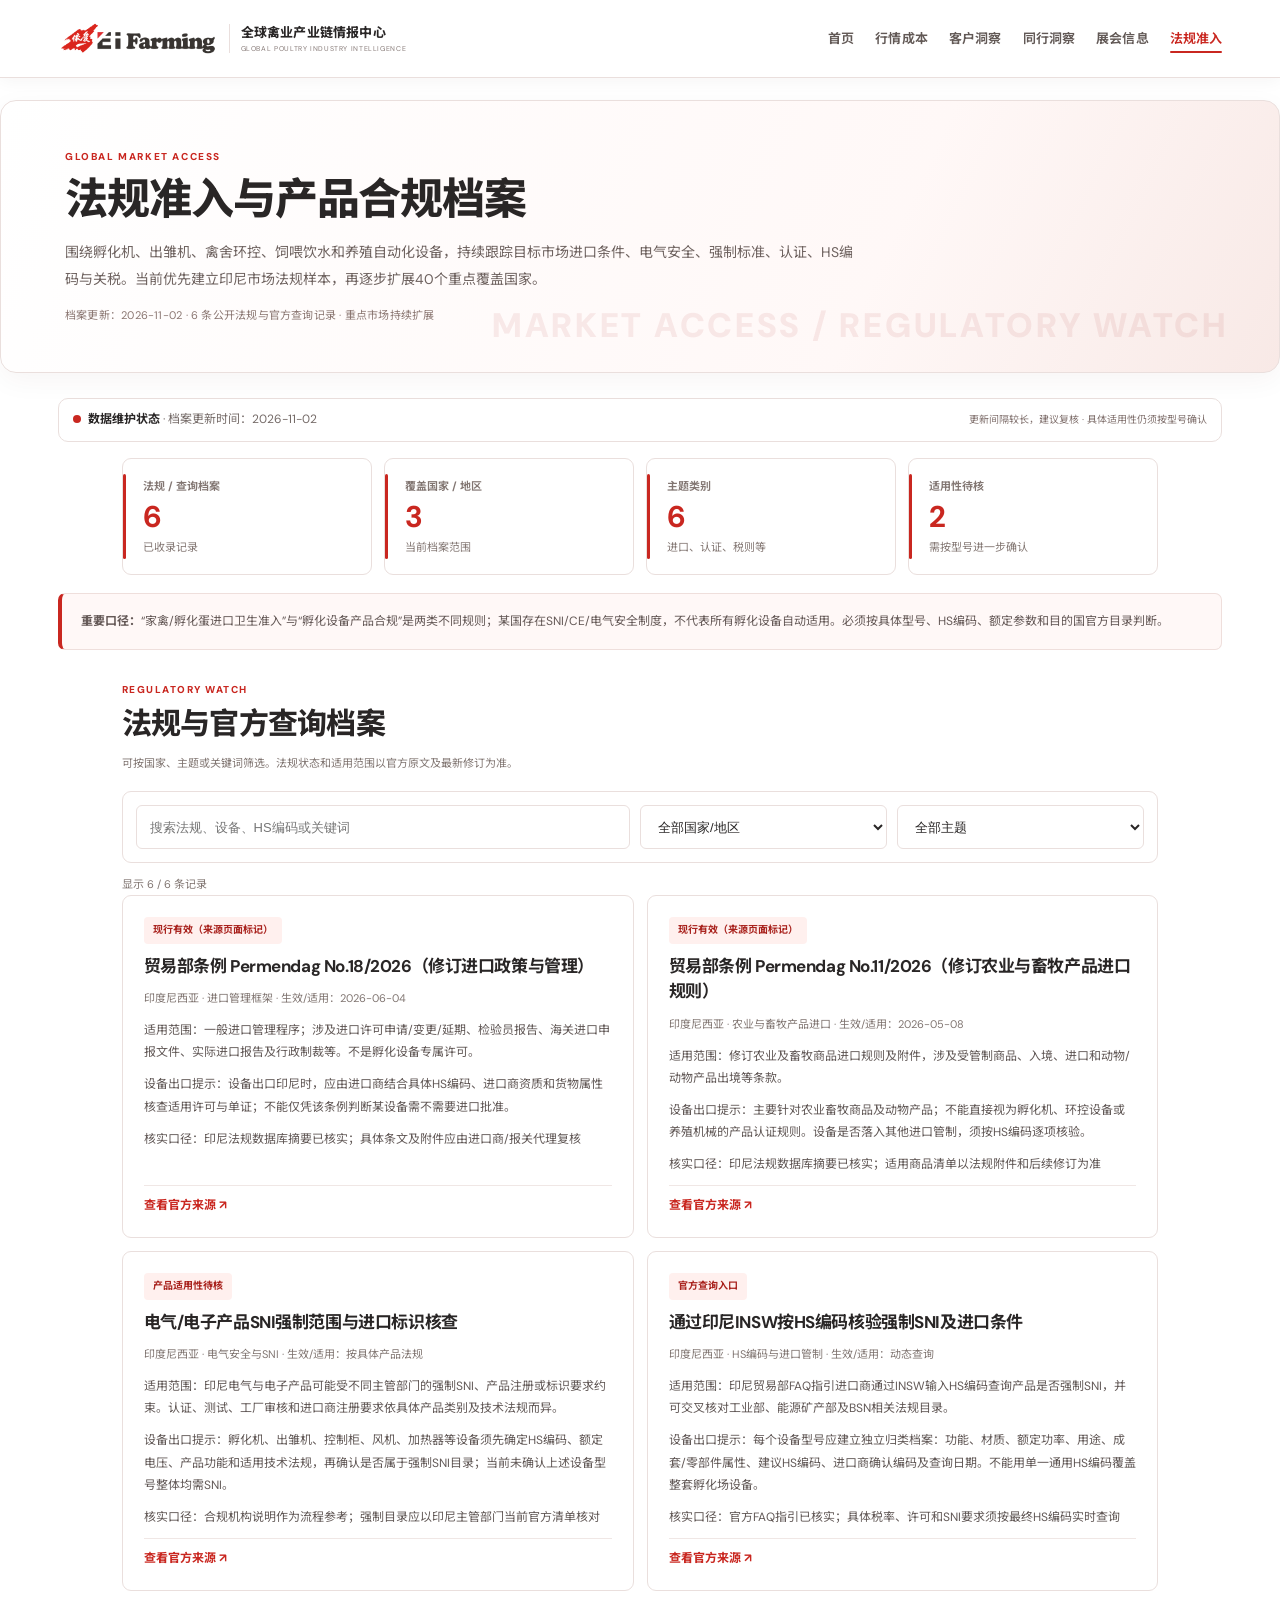
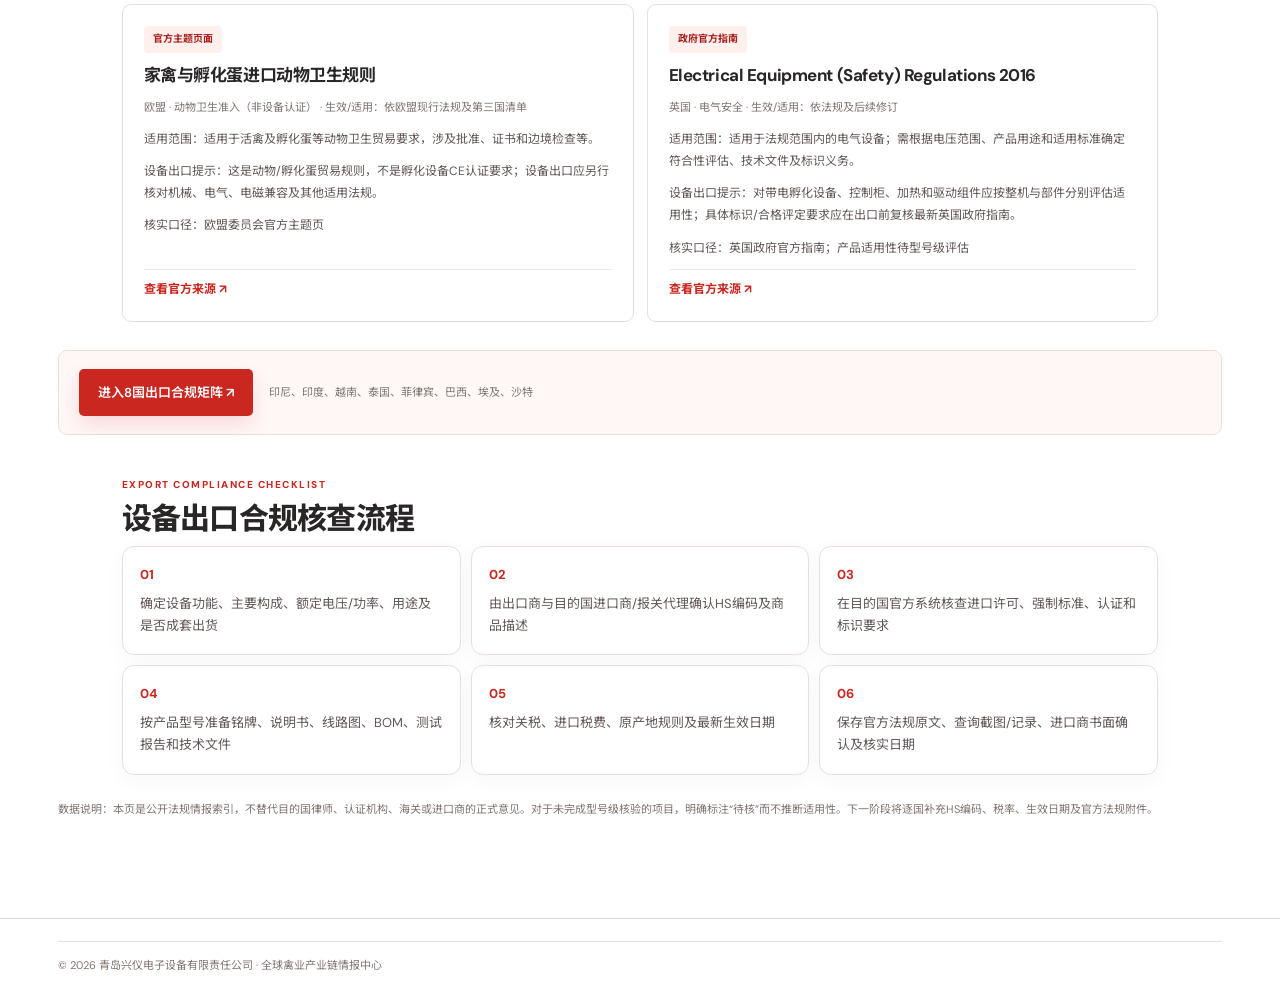
<file: regulations.html>
<!doctype html><html lang="zh-CN"><head><meta charset="utf-8"><meta name="viewport" content="width=device-width, initial-scale=1"><meta name="description" content="兴仪禽业设备全球法规准入情报：电气安全、SNI、HS编码、进口许可与动物卫生规则。"><title>法规准入档案｜兴仪情报中心</title><link rel="stylesheet" href="assets/styles.css"><style>
.reg-kpis{display:grid;grid-template-columns:repeat(4,minmax(0,1fr));gap:12px;margin:0 0 20px}.reg-kpis article{padding:16px 18px;border:1px solid #eddfdc;border-radius:12px;background:#fff;box-shadow:0 5px 22px rgba(90,35,30,.045)}.reg-kpis small,.reg-kpis span{display:block;color:#786d6a;font-size:11px}.reg-kpis strong{display:block;color:#c92720;font-size:25px;margin:4px 0}.reg-kpis span{line-height:1.5}.compliance-hero{background:linear-gradient(120deg,#102e49,#174f75);color:white;padding:52px max(5%,calc((100% - 1180px)/2))}.compliance-hero h1{font-size:34px;margin:10px 0}.compliance-hero p{color:#d3e3ef;line-height:1.8;max-width:820px}.compliance-wrap{max-width:1180px;margin:32px auto;padding:0 22px 70px}.compliance-alert{padding:16px 18px;border-left:4px solid #d49a43;background:#fff8eb;color:#65502c;line-height:1.8;font-size:13px;margin:20px 0}.reg-filters{display:flex;gap:10px;flex-wrap:wrap;margin:18px 0}.reg-filters input,.reg-filters select{border:1px solid #d6e1e9;border-radius:9px;padding:12px;background:#fff;color:#20394e}.reg-filters input{flex:1;min-width:220px}.reg-records{display:grid;grid-template-columns:repeat(2,minmax(0,1fr));gap:15px}.reg-record{border:1px solid #dce6ed;border-radius:13px;padding:19px;background:white;display:flex;flex-direction:column;gap:9px}.reg-record h3{font-size:17px;margin:0;color:#18364e}.reg-meta{font-size:12px;color:#6d8293;line-height:1.7}.reg-record p{font-size:13px;line-height:1.8;color:#536b7d;margin:0}.reg-record a{font-size:13px;color:#1476a5;margin-top:auto;padding-top:6px}.reg-state{font-size:11px;background:#edf4f8;color:#315b76;border-radius:20px;padding:5px 9px;width:max-content}.workflow{display:grid;grid-template-columns:repeat(3,1fr);gap:12px;counter-reset:steps}.workflow article{padding:17px;background:#f4f8fb;border-radius:12px;color:#435e72;font-size:13px;line-height:1.7}.workflow article:before{counter-increment:steps;content:"0" counter(steps);display:block;font-weight:700;color:#1685a6;margin-bottom:7px}.reg-empty{grid-column:1/-1;text-align:center;padding:25px;color:#71879a}@media(max-width:720px){.reg-kpis{grid-template-columns:repeat(2,minmax(0,1fr))}.reg-records,.workflow{grid-template-columns:1fr}.compliance-hero{padding:40px 5%}.compliance-hero h1{font-size:27px}.compliance-wrap{padding:0 5% 55px}}

/* XingYi red brand and responsive page polish */
:root{--navy:#2b2424;--blue:#c92720;--n:#2b2424;--b:#c92720;--ink:#292626;--muted:#746b68;--line:#eadfdd;--bg:#fff8f7}
body{background:#fff8f7;color:#292626}
header:not(.site-header){background:radial-gradient(ellipse at 88% 0%,#a9342e 0%,transparent 45%),linear-gradient(120deg,#2b2424,#762521)!important}
header:not(.site-header) nav a{color:#ffe0dd!important}
header:not(.site-header) nav a:hover{color:#fff!important;text-decoration:underline}
h1,h2,h3{letter-spacing:-.015em}
.stat strong,.metric-card strong,.latest{color:#c92720}
.tabs button.active{background:#c92720!important;border-color:#c92720!important;color:#fff!important}
.pill,.country-chip.selected{background:#fff0ee!important;color:#a9231e!important;border-color:#edc4bf!important}
.filters input:focus,.filters select:focus,.events-toolbar input:focus,.events-toolbar select:focus,.reg-filters input:focus,.reg-filters select:focus,.cm-tools input:focus,.cm-tools select:focus{outline:2px solid #e9aaa4;outline-offset:1px}
.card,.panel,.notice,.stat,.filters,.series-card,.market-data-panel,.event-card,.reg-card,.cm-card{box-shadow:0 6px 22px rgba(90,35,30,.045)}
.card:hover,.event-card:hover{border-color:#e5aaa4;box-shadow:0 12px 28px rgba(90,35,30,.09);transform:translateY(-2px);transition:.18s ease}
a{color:#b92721}
header a{color:#ffe0dd}
@media(max-width:720px){header:not(.site-header){padding-left:18px!important;padding-right:18px!important}nav{row-gap:10px!important}}

.global-nav{display:flex;gap:18px;align-items:center;flex-wrap:wrap;margin:14px 0 0;position:relative;z-index:2}.global-nav a{font-size:13px;text-decoration:none;color:#ffe0dd!important;padding:5px 0}.global-nav a:hover{color:#fff!important;text-decoration:underline}@media(max-width:720px){.global-nav{gap:10px 14px}.global-nav a{font-size:12px}}</style>
<style>
:root{--navy:#292323;--blue:#c92720;--ink:#292626;--muted:#746b68;--line:#eadfdd;--bg:#fff8f7}
body{background:#fff8f7;color:#292626}
header{background:radial-gradient(ellipse at 85% 0%,#a9342e 0%,transparent 43%),linear-gradient(120deg,#2b2424,#762521)!important}
header a{color:#ffe0dd}
a{color:#bd2923}
.stat strong{color:#c92720}
.stat,.filters,.card,.notice,.panel{border-color:#eddfdc;box-shadow:0 5px 22px rgba(102,36,31,.045)}
.pill{background:#fff0ee;color:#a92721}
.tabs button{border-color:#e4c6c2;color:#8e2924}
.tabs button.active{background:#c92720;border-color:#c92720;color:#fff}
.filters input:focus,.filters select:focus{outline:2px solid #efb1ac;outline-offset:1px}
.card .facts,.assessment{background:#fff6f4}
.card a{color:#bd2923}
footer{background:#2b2424;color:#e6d8d6}
.data-freshness{display:flex;align-items:center;justify-content:space-between;gap:12px;flex-wrap:wrap;margin:0 0 16px;padding:11px 14px;border:1px solid #eadfdd;border-radius:10px;background:#fff;font-size:12px;color:#756b68}.data-freshness strong{color:#292626}.fresh-dot{display:inline-block;width:8px;height:8px;border-radius:50%;margin-right:7px;background:#2d8a62}.fresh-watch .fresh-dot{background:#d49a36}.fresh-old .fresh-dot{background:#c92720}.data-freshness small{color:#81716e}.insight-strip,.competitor-kpis,.reg-kpis,.event-kpis,.market-kpis{margin-top:14px}
/* Contrast repair: keep the original dark logo artwork readable on dark headers */
.site-header .brand-logo{background:#fff;border:1px solid rgba(255,255,255,.75);border-radius:7px;padding:4px 8px;box-sizing:content-box;object-fit:contain}
.site-header .brand-caption{border-left-color:rgba(255,255,255,.38)}
.site-header .brand-caption strong{color:#fff!important}
.site-header .brand-caption small{color:#f3d9d6!important}
.site-header .brand{align-items:center}
.site-header{min-height:76px}
.site-header .global-nav a{color:#ffe8e5!important}
.site-header .global-nav a:hover,.site-header .global-nav a:focus-visible{color:#fff!important}
@media(max-width:720px){.site-header .brand-logo{padding:3px 6px}.site-header .brand-caption strong{font-size:11px}.site-header .brand-caption small{font-size:6px}}
</style>  <link rel="stylesheet" href="assets/editorial.css">
<link rel="stylesheet" href="assets/styles.css?v=20261107header">
</head><body class="regulation-intelligence-page"><header class="site-header">
  <a class="brand" href="index.html#home" aria-label="兴仪情报中心首页">
    <img class="brand-logo" src="assets/xingyi-logo.png" alt="兴仪 XingYi 品牌标志">
    <span class="brand-caption"><strong>全球禽业产业链情报中心</strong><small>GLOBAL POULTRY INDUSTRY INTELLIGENCE</small></span>
  </a>
  <button class="menu-toggle" id="menuToggle" type="button" aria-label="打开导航">☰</button>
  <nav class="global-nav" id="mainNav" aria-label="主导航"><a href="index.html#home">首页</a><a href="markets.html">行情成本</a><a href="customers.html">客户洞察</a><a href="competitors.html">同行洞察</a><a href="exhibitions.html">展会信息</a><a href="regulations.html" class="active" aria-current="page">法规准入</a></nav>
</header>
<section class="compliance-hero"><div class="eyebrow">GLOBAL MARKET ACCESS</div><h1>法规准入与产品合规档案</h1><p>围绕孵化机、出雏机、禽舍环控、饲喂饮水和养殖自动化设备，持续跟踪目标市场进口条件、电气安全、强制标准、认证、HS编码与关税。当前优先建立印尼市场法规样本，再逐步扩展40个重点覆盖国家。</p><div>档案更新：2026-11-02 · 6 条公开法规与官方查询记录 · 重点市场持续扩展</div></section>
<main class="compliance-wrap"><section class="reg-kpis" aria-live="polite"><article><small>法规 / 查询档案</small><strong id="rkTotal">—</strong><span>已收录记录</span></article><article><small>覆盖国家 / 地区</small><strong id="rkCountries">—</strong><span>当前档案范围</span></article><article><small>主题类别</small><strong id="rkTopics">—</strong><span>进口、认证、税则等</span></article><article><small>适用性待核</small><strong id="rkPending">—</strong><span>需按型号进一步确认</span></article></section><div class="compliance-alert"><b>重要口径：</b>“家禽/孵化蛋进口卫生准入”与“孵化设备产品合规”是两类不同规则；某国存在SNI/CE/电气安全制度，不代表所有孵化设备自动适用。必须按具体型号、HS编码、额定参数和目的国官方目录判断。</div>
<section><div class="eyebrow dark">REGULATORY WATCH</div><h2>法规与官方查询档案</h2><p class="reg-meta">可按国家、主题或关键词筛选。法规状态和适用范围以官方原文及最新修订为准。</p><div class="reg-filters"><input id="regSearch" type="search" placeholder="搜索法规、设备、HS编码或关键词"><select id="regCountry"><option value="">全部国家/地区</option></select><select id="regTopic"><option value="">全部主题</option></select></div><div id="regCount" class="reg-meta"></div><div class="reg-records" id="regRecords"><p>正在读取法规档案…</p></div></section>
<div class="customer-detail-link" style="margin:28px 0"><a class="btn btn-primary" href="country-compliance.html">进入8国出口合规矩阵 ↗</a><span>印尼、印度、越南、泰国、菲律宾、巴西、埃及、沙特</span></div><section style="margin-top:42px"><div class="eyebrow dark">EXPORT COMPLIANCE CHECKLIST</div><h2>设备出口合规核查流程</h2><div class="workflow"><article>确定设备功能、主要构成、额定电压/功率、用途及是否成套出货</article><article>由出口商与目的国进口商/报关代理确认HS编码及商品描述</article><article>在目的国官方系统核查进口许可、强制标准、认证和标识要求</article><article>按产品型号准备铭牌、说明书、线路图、BOM、测试报告和技术文件</article><article>核对关税、进口税费、原产地规则及最新生效日期</article><article>保存官方法规原文、查询截图/记录、进口商书面确认及核实日期</article></div></section>
<p class="reg-meta" style="margin-top:25px">数据说明：本页是公开法规情报索引，不替代目的国律师、认证机构、海关或进口商的正式意见。对于未完成型号级核验的项目，明确标注“待核”而不推断适用性。下一阶段将逐国补充HS编码、税率、生效日期及官方法规附件。</p></main><footer><div class="footer-bottom">© <span id="year"></span> 青岛兴仪电子设备有限责任公司 · 全球禽业产业链情报中心</div></footer>
<script>
(async()=>{const root=document.getElementById('regRecords'),q=document.getElementById('regSearch'),c=document.getElementById('regCountry'),t=document.getElementById('regTopic'),count=document.getElementById('regCount');let rows=[];try{const r=await fetch('data/regulations.json',{cache:'no-store'});if(!r.ok)throw Error(r.status);rows=(await r.json()).records||[];const freshness=document.createElement("div");const stamp=(await fetch('data/regulations.json',{cache:'no-store'}).then(x=>x.json())).updated_at||"未注明";const age=stamp==="未注明"?999:Math.floor((new Date().setHours(0,0,0,0)-new Date(stamp+"T00:00:00").getTime())/86400000);freshness.className="data-freshness "+(age>7?"fresh-old":age>3?"fresh-watch":"");freshness.innerHTML='<span><i class="fresh-dot"></i><strong>数据维护状态</strong> · 档案更新时间：'+stamp+'</span><small>'+(age<=3?"近期维护":age<=7?"建议复核法规变化":"更新间隔较长，建议复核")+' · 具体适用性仍须按型号确认</small>';document.querySelector('.reg-kpis').before(freshness);document.getElementById('rkTotal').textContent=rows.length;document.getElementById('rkCountries').textContent=new Set(rows.map(x=>x.country)).size;document.getElementById('rkTopics').textContent=new Set(rows.map(x=>x.topic)).size;document.getElementById('rkPending').textContent=rows.filter(x=>/待核|待进一步|需按|动态查询/.test([x.status,x.verification,x.effective_date].join(' '))).length;[...new Set(rows.map(x=>x.country))].sort().forEach(v=>{const o=document.createElement('option');o.value=v;o.textContent=v;c.append(o)});[...new Set(rows.map(x=>x.topic))].sort().forEach(v=>{const o=document.createElement('option');o.value=v;o.textContent=v;t.append(o)})}catch(e){root.textContent='法规档案暂不可用。';return}function render(){const s=q.value.toLowerCase().trim();const filtered=rows.filter(x=>(!c.value||x.country===c.value)&&(!t.value||x.topic===t.value)&&(!s||[x.title,x.product_scope,x.equipment_relevance,x.verification,x.country,x.topic].join(' ').toLowerCase().includes(s)));root.replaceChildren();count.textContent='显示 '+filtered.length+' / '+rows.length+' 条记录';if(!filtered.length){const p=document.createElement('p');p.className='reg-empty';p.textContent='没有符合条件的法规记录。';root.append(p);return}filtered.forEach(x=>{const a=document.createElement('article');a.className='reg-record';const b=document.createElement('span');b.className='reg-state';b.textContent=x.status;const h=document.createElement('h3');h.textContent=x.title;const m=document.createElement('div');m.className='reg-meta';m.textContent=x.country+' · '+x.topic+(x.effective_date?' · 生效/适用：'+x.effective_date:'');const scope=document.createElement('p');scope.textContent='适用范围：'+x.product_scope;const rel=document.createElement('p');rel.textContent='设备出口提示：'+x.equipment_relevance;const v=document.createElement('p');v.className='reg-meta';v.textContent='核实口径：'+x.verification;const link=document.createElement('a');link.href=x.source_url;link.target='_blank';link.rel='noopener noreferrer';link.textContent='查看官方来源 ↗';a.append(b,h,m,scope,rel,v,link);root.append(a)})}q.addEventListener('input',render);c.addEventListener('change',render);t.addEventListener('change',render);render();document.getElementById('year').textContent=new Date().getFullYear()})();</script></body></html>
</file>
<file: assets/styles.css>
@import url('https://fonts.googleapis.com/css2?family=DM+Sans:wght@400;500;600;700&family=Noto+Sans+SC:wght@400;500;600;700;800&display=swap');
:root{--navy:#102c46;--blue:#1767a6;--cyan:#2aa9b4;--ink:#182d40;--muted:#647789;--line:#dce6ed;--pale:#f2f7fa;--white:#fff;--teal:#31b9a6}
*{box-sizing:border-box}html{scroll-behavior:smooth;scroll-padding-top:86px}body{margin:0;background:#fff;color:var(--ink);font-family:"DM Sans","Noto Sans SC",sans-serif;font-size:15px;line-height:1.65}a{color:inherit;text-decoration:none}.site-header{height:78px;padding:0 max(calc((100% - 1220px)/2),5.2%);display:flex;align-items:center;gap:28px;border-bottom:1px solid #e9eff3;background:#fff;position:sticky;top:0;z-index:10}.brand{display:flex;align-items:center;gap:11px;white-space:nowrap}.brand-mark{display:grid;place-items:center;width:38px;height:38px;border-radius:10px;background:linear-gradient(135deg,#123c60,#1a82ad);color:#fff;font-weight:800;font-size:22px}.brand strong{display:block;font-size:15px;letter-spacing:.02em}.brand small{display:block;font-size:8px;color:#7d91a1;letter-spacing:.11em;margin-top:1px}.site-header nav{display:flex;align-items:center;gap:23px;margin-left:auto}.site-header nav a{font-size:13px;color:#53687a;white-space:nowrap}.site-header nav a:hover,.site-header nav a.active{color:#1767a6}.header-actions{display:flex;align-items:center;gap:14px}.language{border:0;background:none;color:#617588;font-size:12px;cursor:pointer}.contact-link{background:var(--navy);color:white;padding:10px 15px;border-radius:5px;font-size:12px;white-space:nowrap}.menu-toggle{display:none;border:0;background:none;font-size:22px}.hero{max-width:1220px;margin:auto;padding:72px 0 56px;display:grid;grid-template-columns:1fr 1.05fr;gap:56px;align-items:center}.eyebrow{font-size:10px;letter-spacing:.16em;color:#7dc6d1;font-weight:700}.eyebrow.dark{color:#2584a6}.live-dot{display:inline-block;width:7px;height:7px;background:#35b9a7;border-radius:50%;margin-right:8px;box-shadow:0 0 0 4px #e2f6f2}.hero h1{font-size:49px;line-height:1.24;letter-spacing:-.04em;margin:22px 0 17px;color:#122e47}.hero h1 em{font-style:normal;color:#1877a7}.hero-copy>p{max-width:520px;color:#64798a;font-size:15px;line-height:1.9}.hero-actions{display:flex;align-items:center;gap:23px;margin-top:29px}.btn{display:inline-flex;align-items:center;gap:16px;padding:13px 19px;border-radius:5px;font-size:13px;font-weight:600}.btn-primary{background:#176da4;color:white;box-shadow:0 8px 20px #176da426}.btn-primary:hover{background:#105780}.text-link{font-size:12px;color:#2a6c8e}.hero-meta{display:flex;gap:10px;align-items:center;margin-top:38px;color:#8092a0;font-size:11px}.hero-meta b{color:#1c698f}.meta-sep{color:#c0ccd4}.hero-visual{background:linear-gradient(145deg,#102d49,#164d70);border-radius:12px;padding:23px 25px 18px;color:white;box-shadow:0 22px 55px #153e5b26;overflow:hidden}.visual-top,.panel-head{display:flex;align-items:center;justify-content:space-between}.visual-top{font-size:9px;letter-spacing:.14em;color:#b6d3e4}.status{font-size:9px;color:#70d6c5;letter-spacing:0}.world-map{padding:14px 0 0}.world-map svg{width:100%;display:block}.visual-bottom{border-top:1px solid #ffffff24;padding-top:17px;display:grid;grid-template-columns:repeat(3,1fr);gap:10px}.visual-bottom div+div{border-left:1px solid #ffffff24;padding-left:16px}.visual-bottom small{display:block;color:#9bbbd0;font-size:9px}.visual-bottom strong{font-size:20px;font-weight:600}.visual-bottom strong span{font-size:10px;font-weight:400;color:#a9c5d7}.ticker{background:#f0f6f9;border-top:1px solid #e3edf2;border-bottom:1px solid #e3edf2;padding:13px max(calc((100% - 1220px)/2),5.2%);display:flex;align-items:center;gap:20px;color:#647b8d;font-size:11px}.ticker-label{color:#176c91;font-weight:700}.ticker-time{margin-left:auto;color:#1c7896;font-weight:600;white-space:nowrap}.section{max-width:1220px;margin:auto;padding:78px 0}.section-heading{display:flex;justify-content:space-between;align-items:end;margin-bottom:28px}.section-heading h2{font-size:30px;letter-spacing:-.03em;margin:7px 0 5px;color:#18334b}.section-heading p{margin:0;color:#718392;font-size:13px}.section-index{font-size:9px;color:#9aaab5;letter-spacing:.13em;padding-bottom:6px}.channel-grid{display:grid;grid-template-columns:repeat(5,1fr);gap:13px}.channel-card{position:relative;border:1px solid var(--line);border-radius:8px;padding:21px 18px 19px;min-height:224px;transition:.2s;background:white}.channel-card:hover{transform:translateY(-4px);box-shadow:0 12px 28px #193e5710;border-color:#9fc6d8}.channel-card.featured{background:#f1f8fb;border-color:#c7e0eb}.channel-no{font-size:10px;color:#9aabb8;letter-spacing:.1em}.channel-icon{position:absolute;right:17px;top:17px;font-size:21px;color:#2486a9}.channel-card h3{font-size:18px;margin:26px 0 8px}.channel-card p{font-size:12px;color:#718392;line-height:1.8;min-height:65px;margin:0}.card-arrow{display:block;color:#24789b;font-size:10px;margin-top:15px}.market-section{max-width:none;background:#f5f8fa;padding:76px max(calc((100% - 1220px)/2),5.2%)}.market-section .section-heading{max-width:1220px;margin-left:auto;margin-right:auto}.outline-btn{font-size:11px;border:1px solid #c7d8e2;padding:9px 13px;border-radius:4px;color:#2b6d8b}.market-layout{max-width:1220px;margin:auto;display:grid;grid-template-columns:1.7fr .75fr;gap:18px}.market-map-card,.country-browser{background:white;border:1px solid #e0e9ee;border-radius:8px}.market-map-card{padding:21px}.panel-head strong{font-size:14px}.panel-head small{display:block;color:#8b9ba7;font-size:10px}.demo-tag{font-size:9px;color:#b07c30;background:#fff6e8;padding:4px 8px;border-radius:3px}.map-panel{background:#f5f9fb;margin-top:17px;border-radius:6px;padding:12px 18px 5px}.map-panel svg{width:100%;max-height:260px}.map-pins circle{fill:#2bb7a6;stroke:#fff;stroke-width:3}.map-caption{text-align:center;color:#9aa9b3;font-size:9px;padding:2px 0 9px}.map-legend{display:flex;gap:20px;padding-top:14px;color:#778a99;font-size:10px}.legend-dot{display:inline-block;width:7px;height:7px;border-radius:50%;margin-right:6px}.teal{background:#2bb7a6}.blue{background:#3986b4}.gray{background:#b8c4cc}.market-side{display:grid;gap:12px}.metric-card{background:white;border:1px solid #e0e9ee;border-radius:8px;padding:17px 19px}.metric-card small{display:block;color:#7d8f9c;font-size:10px}.metric-card strong{display:block;font-size:27px;color:#1c5579;margin:3px 0}.metric-card strong i{font-size:11px;font-style:normal;font-weight:500;color:#738796}.metric-card span{font-size:10px;color:#91a0aa}.metric-card.accent{background:#123b5a;color:white;border-color:#123b5a}.metric-card.accent small,.metric-card.accent span{color:#b5d0df}.metric-card.accent strong{color:white;font-size:22px}.country-browser{max-width:1220px;margin:18px auto 0;padding:22px}.browser-head{display:flex;justify-content:space-between;align-items:center;gap:20px}.browser-head h3{font-size:16px;margin:0}.browser-head p{font-size:10px;color:#8797a2;margin:3px 0 0}.browser-head input{border:1px solid #dbe5eb;border-radius:4px;padding:10px 12px;font:inherit;font-size:11px;width:220px;outline-color:#5da6c6}.country-chips{display:flex;flex-wrap:wrap;gap:7px;margin:18px 0}.country-chip{border:1px solid #dce6ec;background:white;color:#62798a;border-radius:4px;padding:6px 10px;font-size:10px;cursor:pointer}.country-chip:hover,.country-chip.selected{background:#eaf5f8;border-color:#82b9ce;color:#17658c}.country-detail{display:flex;justify-content:space-between;align-items:center;gap:20px;padding:15px 17px;background:#f5f8fa;border-radius:5px}.country-detail small{font-size:9px;color:#8294a1}.country-detail h3{margin:1px 0 3px;font-size:16px}.country-detail p{margin:0;color:#758896;font-size:10px}.detail-status{font-size:9px;color:#ad7a36;background:#fff5e5;border-radius:4px;padding:7px 9px;white-space:nowrap}.note{max-width:1220px;margin:14px auto 0;font-size:10px;color:#8999a4;line-height:1.7}.split-section{padding-top:79px;padding-bottom:78px}.signal-grid{display:grid;grid-template-columns:repeat(3,1fr);gap:14px}.signal-card{display:flex;align-items:flex-start;gap:14px;border:1px solid var(--line);padding:19px;border-radius:7px;position:relative}.signal-icon{display:grid;place-items:center;width:38px;height:38px;flex:none;border-radius:7px;background:#edf6f8;color:#2583a2;font-size:20px}.signal-card h3{font-size:14px;margin:0 0 5px}.signal-card p{font-size:11px;color:#788b99;margin:0;line-height:1.8}.signal-stage{position:absolute;right:13px;top:13px;font-size:8px;color:#288b8b;background:#edf8f6;padding:3px 6px;border-radius:3px}.disclaimer{margin-top:14px;background:#f5f8fa;padding:12px 15px;border-left:3px solid #61a6bb;color:#718493;font-size:10px}.competitor-section{background:#f5f8fa;max-width:none;padding:76px max(calc((100% - 1220px)/2),5.2%)}.competitor-section .section-heading,.competitor-columns,.analysis-tags{max-width:1220px;margin-left:auto;margin-right:auto}.competitor-columns{display:grid;grid-template-columns:1fr 1fr;gap:15px}.competitor-box{background:#fff;border:1px solid #e1e9ee;border-radius:7px;padding:22px}.competitor-heading{display:flex;align-items:center;gap:12px}.competitor-heading>span{display:grid;place-items:center;width:42px;height:42px;background:#eaf3f7;color:#1d7396;border-radius:6px;font-size:11px;font-weight:700}.competitor-heading h3{margin:0;font-size:15px}.competitor-heading small{font-size:10px;color:#8a9aa5}.competitor-box p{font-size:12px;color:#687e8e;line-height:2.1;margin:18px 0 0}.analysis-tags{display:flex;gap:9px;flex-wrap:wrap;margin-top:16px!important}.analysis-tags span{font-size:10px;color:#5f7d8f;border:1px solid #d6e2e9;background:#fff;padding:7px 10px;border-radius:4px}.event-placeholder{display:flex;align-items:center;gap:22px;border:1px solid var(--line);border-radius:8px;padding:24px}.event-calendar{width:90px;height:90px;background:#eaf4f7;border-radius:7px;display:grid;place-content:center;text-align:center;color:#5c8297;font-size:9px;letter-spacing:.1em;line-height:1.6}.event-calendar strong{font-size:22px;color:#1b6d91}.event-placeholder h3{font-size:16px;margin:0 0 6px}.event-placeholder p{font-size:11px;color:#748795;margin:0;max-width:650px}.event-frequency{margin-left:auto;text-align:right;color:#287c96;font-size:10px;line-height:1.8;white-space:nowrap}.regulation-section{padding-top:30px}.reg-grid{display:grid;grid-template-columns:repeat(4,1fr);gap:13px}.reg-grid>div{border:1px solid var(--line);padding:19px;border-radius:7px}.reg-grid span{font-size:10px;color:#3293aa;letter-spacing:.1em}.reg-grid h3{font-size:14px;margin:11px 0 5px}.reg-grid p{font-size:10px;color:#7c8d99;margin:0;line-height:1.8}.contact-section{background:linear-gradient(110deg,#123653,#176487);color:#fff;padding:42px max(calc((100% - 1220px)/2),5.2%);display:flex;align-items:center;gap:25px;flex-wrap:wrap}.contact-section h2{font-size:25px;margin:8px 0 5px}.contact-section p{margin:0;color:#c1d7e3;font-size:12px}.btn-light{background:#fff;color:#174b6a;margin-left:auto}.contact-config{width:100%;font-size:9px;color:#b6d0de;margin-top:-15px}footer{max-width:1220px;margin:auto;padding:28px 0 20px}.footer-brand{display:flex;align-items:center;gap:10px}.footer-brand strong,.footer-brand small{display:block}.footer-brand strong{font-size:12px}.footer-brand small{font-size:10px;color:#8193a0}.footer-links{display:flex;gap:20px;margin:22px 0;color:#718695;font-size:10px}.footer-bottom{border-top:1px solid #e7edf1;padding-top:14px;color:#9aa8b1;font-size:9px}
@media(max-width:1280px){.hero,.section,footer{margin-left:5.2%;margin-right:5.2%}.site-header{padding-left:5.2%;padding-right:5.2%}.hero{gap:35px}.site-header nav{gap:14px}.channel-card{padding:18px 14px}}
@media(max-width:900px){.site-header{height:68px}.menu-toggle{display:block;margin-left:auto}.site-header nav{display:none;position:absolute;top:68px;left:0;right:0;background:white;padding:16px 5%;box-shadow:0 12px 20px #102c4614;flex-direction:column;align-items:flex-start;gap:14px}.site-header nav.open{display:flex}.header-actions{margin-left:0}.hero{grid-template-columns:1fr;padding-top:52px}.hero-visual{max-width:680px}.channel-grid{grid-template-columns:repeat(3,1fr)}.market-layout{grid-template-columns:1fr}.market-side{grid-template-columns:repeat(3,1fr)}.section-heading h2{font-size:26px}}
@media(max-width:600px){.site-header{gap:10px;padding:0 4%}.brand strong{font-size:12px}.brand small{font-size:7px}.brand-mark{width:33px;height:33px}.header-actions{gap:7px}.contact-link{padding:8px 9px;font-size:10px}.language{font-size:10px}.hero{margin:0;padding:42px 5% 35px;gap:30px}.hero h1{font-size:38px}.hero-copy>p{font-size:13px}.hero-actions{gap:13px;flex-wrap:wrap}.hero-meta{margin-top:25px;flex-wrap:wrap}.hero-visual{padding:17px}.visual-bottom strong{font-size:17px}.visual-bottom strong span{font-size:8px}.ticker{padding:12px 5%;gap:9px;font-size:9px;flex-wrap:wrap}.ticker-time{margin-left:0}.section{margin:0;padding:55px 5%}.section-heading{align-items:flex-start;gap:10px}.section-heading h2{font-size:24px}.section-heading p{font-size:11px}.section-index{display:none}.channel-grid{grid-template-columns:1fr 1fr}.channel-card{min-height:210px}.channel-card p{min-height:75px}.market-section,.competitor-section{padding:55px 5%}.market-section .section-heading,.competitor-section .section-heading{margin-left:0;margin-right:0}.market-side{grid-template-columns:1fr 1fr}.metric-card:last-child{grid-column:span 2}.country-browser{padding:15px}.browser-head{align-items:flex-start;flex-direction:column}.browser-head input{width:100%}.country-detail{align-items:flex-start;flex-direction:column}.signal-grid,.competitor-columns{grid-template-columns:1fr}.signal-stage{position:static;margin-left:auto;white-space:nowrap}.signal-card{align-items:center}.reg-grid{grid-template-columns:1fr 1fr}.event-placeholder{align-items:flex-start;flex-wrap:wrap;padding:17px}.event-calendar{width:65px;height:65px}.event-frequency{margin-left:0;text-align:left;width:100%}.contact-section{padding:34px 5%;gap:17px}.contact-section h2{font-size:21px}.btn-light{margin-left:0}.contact-config{margin-top:-8px}.footer-brand,.footer-links,.footer-bottom{margin-left:5%;margin-right:5%}.footer-links{flex-wrap:wrap;gap:12px}.footer-bottom{line-height:1.8}}


.customer-watch{margin-top:22px;padding:24px 26px;border:1px solid var(--line,#dce6ee);border-radius:18px;background:#fff}
.watch-heading{display:flex;justify-content:space-between;align-items:flex-end;gap:18px;margin-bottom:16px}
.watch-heading h3{margin:5px 0 0;font-size:21px;color:#142d43}
.watch-note{font-size:12px;color:#71879a}
.watch-groups{display:grid;grid-template-columns:1fr 1fr;gap:14px}
.watch-group{padding:18px;border-radius:13px;background:#f4f8fb}
.watch-group strong{display:block;margin-bottom:9px;color:#183d59;font-size:14px}
.watch-group p{margin:0;color:#5f7588;font-size:14px;line-height:1.9}
@media(max-width:700px){.watch-heading{display:block}.watch-note{display:block;margin-top:10px}.watch-groups{grid-template-columns:1fr}}

/* Official XingYi brand logo */
.brand{gap:14px}
.brand-logo{display:block;width:166px;height:auto;max-height:43px;object-fit:contain}
.brand-caption{display:block;padding-left:13px;border-left:1px solid #dce5eb}
.brand-caption strong{font-size:13px;color:#18364e}
.brand-caption small{font-size:7px;letter-spacing:.08em;color:#8294a2}
.footer-brand{gap:16px}
.footer-logo{display:block;width:145px;height:auto;max-height:40px;object-fit:contain}
@media(max-width:900px){
  .brand-logo{width:132px;max-height:36px}
  .brand-caption{padding-left:9px}
  .brand-caption strong{font-size:11px}
  .brand-caption small{font-size:6px}
}
@media(max-width:520px){
  .brand-logo{width:112px;max-height:30px}
  .brand-caption{display:none}
  .footer-logo{width:120px}
}

/* Source-verified competitor intelligence cards */
.verified-briefs{max-width:1220px;margin:24px auto 0;padding:22px;background:#f5f8fa;border:1px solid #dce6ed;border-radius:8px}.verified-grid{display:grid;grid-template-columns:repeat(3,1fr);gap:12px}.verified-card{background:#fff;border:1px solid #e0e8ed;border-radius:7px;padding:18px;display:flex;flex-direction:column;align-items:flex-start}.verified-label{font-size:10px;letter-spacing:.04em;color:#187b91;background:#eaf5f6;padding:4px 8px;border-radius:3px}.verified-card h4{font-size:14px;line-height:1.6;margin:12px 0 7px;color:#18364d}.verified-card p{font-size:11px;color:#687d8b;line-height:1.85;margin:0 0 14px;flex:1}.verified-card a{font-size:11px;color:#1767a6;font-weight:700;border-bottom:1px solid #b9d4e5;padding-bottom:2px}@media(max-width:900px){.verified-grid{grid-template-columns:1fr 1fr}.verified-briefs{margin-left:5%;margin-right:5%}}@media(max-width:560px){.verified-grid{grid-template-columns:1fr}.verified-briefs{padding:15px}}


/* Public customer project intelligence */
.customer-projects{margin-top:22px;padding:24px 26px;background:#f5f8fa;border:1px solid #dce6ed;border-radius:8px}
.project-intro{margin:-5px 0 17px;color:#718493;font-size:11px;line-height:1.8}
.project-grid{display:grid;grid-template-columns:repeat(2,minmax(0,1fr));gap:12px}
.project-card{min-width:0;background:#fff;border:1px solid #e0e8ed;border-radius:7px;padding:17px;display:flex;flex-direction:column}
.project-card-top{display:flex;justify-content:space-between;gap:8px;align-items:center}
.project-country{font-size:10px;color:#176d91;font-weight:700}
.project-stage{font-size:9px;color:#8b6b32;background:#fff6e8;padding:4px 7px;border-radius:3px}
.project-card h4{font-size:15px;line-height:1.5;margin:12px 0 3px;color:#18364d}
.project-name{font-size:11px;color:#61798b;margin:0 0 12px}
.project-card dl{margin:0;display:grid;gap:7px}
.project-card dl>div{display:grid;grid-template-columns:82px 1fr;gap:8px;font-size:10px;line-height:1.65}
.project-card dt{color:#8293a0}
.project-card dd{margin:0;color:#536b7d}
.project-assessment{margin:13px 0 12px;padding:10px 11px;background:#f4f8fa;border-left:2px solid #6aa6bb;color:#5f7585;font-size:10px;line-height:1.75}
.project-foot{margin-top:auto;padding-top:10px;border-top:1px solid #edf1f4;display:flex;justify-content:space-between;gap:10px;align-items:center}
.project-foot span{font-size:9px;color:#91a0aa}
.project-foot a{font-size:10px;color:#1767a6;font-weight:700;white-space:nowrap}
@media(max-width:700px){.customer-projects{padding:16px}.project-grid{grid-template-columns:1fr}.project-foot{align-items:flex-start;flex-direction:column}}


/* Public procurement radar */
.tender-watch{margin-top:22px;padding:24px 26px;background:#f7f9fb;border:1px solid #dce6ed;border-radius:8px}
.tender-list{display:grid;grid-template-columns:1fr;gap:12px}
.tender-card{background:#fff;border:1px solid #dfe8ee;border-radius:7px;padding:18px}
.tender-card-head{display:flex;justify-content:space-between;gap:10px;align-items:center}
.tender-card h4{font-size:15px;color:#18364d;margin:11px 0 3px}
.tender-authority{font-size:11px;color:#738695;margin:0 0 13px}
.tender-card dl{display:grid;gap:7px;margin:0}
.tender-card dl>div{display:grid;grid-template-columns:90px 1fr;gap:8px;font-size:10px;line-height:1.7}
.tender-card dt{color:#8293a0}.tender-card dd{margin:0;color:#536b7d}
.tender-verification{font-size:10px;color:#8b6b32;margin:10px 0}
.tender-links{display:flex;flex-wrap:wrap;gap:15px;border-top:1px solid #edf1f4;padding-top:11px}
.tender-links a{font-size:10px;color:#1767a6;font-weight:700}
@media(max-width:700px){.tender-watch{padding:16px}.tender-card dl>div{grid-template-columns:76px 1fr}}

/* Evidence-led intelligence panels */
.intel-note{margin:18px 0;padding:20px 22px;border:1px solid var(--line);border-radius:14px;background:linear-gradient(135deg,#f7fbfe,#fff)}
.intel-note>strong{display:block;color:var(--navy);font-size:16px;margin-bottom:5px}
.intel-note>span{display:block;color:var(--muted);font-size:13px;margin-bottom:12px}
.intel-note p{margin:8px 0;color:#42596b;font-size:13px}
.intel-note a,.event-card a{color:var(--blue);font-weight:700;text-decoration:underline;text-underline-offset:3px}
.market-snapshot{display:grid;grid-template-columns:repeat(3,minmax(0,1fr));gap:12px;margin:14px 0}
.market-snapshot article{background:#fff;border:1px solid var(--line);border-radius:10px;padding:13px}
.market-snapshot small,.market-snapshot em{display:block;color:var(--muted);font-size:12px;font-style:normal}
.market-snapshot b{display:block;color:var(--navy);font-size:19px;margin:5px 0}
.event-grid{display:grid;grid-template-columns:repeat(2,minmax(0,1fr));gap:14px;margin:20px 0}
.event-card{border:1px solid var(--line);border-radius:13px;padding:18px;background:#fff}
.event-card small{color:var(--blue);font-weight:700;font-size:12px}
.event-card h3{margin:7px 0;color:var(--navy);font-size:17px}
.event-card p{margin:0 0 12px;color:var(--muted);font-size:13px}
@media(max-width:680px){.market-snapshot{grid-template-columns:1fr}.event-grid{grid-template-columns:1fr}.intel-note{padding:16px}}

/* Visual refinement: editorial intelligence dashboard */
:root{--surface:#fff;--surface-soft:#f4f8fb;--shadow-soft:0 14px 38px rgba(17,48,73,.08)}
body{background:#f7f9fb}
.site-header{box-shadow:0 3px 18px rgba(17,48,73,.035);backdrop-filter:blur(12px)}
.brand-logo{max-height:44px;width:auto;object-fit:contain}
.hero{padding-top:82px;padding-bottom:70px}
.hero-visual{border:1px solid rgba(139,190,215,.22);box-shadow:0 24px 60px rgba(16,45,73,.16)}
.channel-card{border-radius:12px;min-height:232px;padding:23px 20px;box-shadow:0 3px 12px rgba(19,55,80,.025)}
.channel-card:hover{box-shadow:var(--shadow-soft)}
.channel-card h3{letter-spacing:.01em}
.section-heading h2{letter-spacing:-.04em}
.btn,.contact-link,.outline-btn,.country-chip{transition:all .2s ease}
.btn-primary:hover,.contact-link:hover{transform:translateY(-2px);box-shadow:0 10px 24px rgba(23,103,166,.2)}
.market-map-card,.country-browser,.metric-card,.signal-card{border-radius:12px;box-shadow:0 4px 16px rgba(18,48,72,.035)}
.site-footer,footer{background:#102c46;color:#c5d6e2}
@media(max-width:1280px){.hero,.section{margin-left:5.2%;margin-right:5.2%}}
@media(max-width:900px){.hero{gap:28px;padding-top:54px}.hero h1{font-size:clamp(34px,6vw,46px)}.channel-grid{grid-template-columns:repeat(2,minmax(0,1fr))}.site-header{padding-left:4%;padding-right:4%;gap:14px}.site-header nav{gap:13px}}
@media(max-width:640px){.site-header{height:auto;min-height:68px;flex-wrap:wrap;padding:12px 18px}.brand{max-width:calc(100% - 52px)}.brand-caption strong{font-size:13px}.brand-caption small{font-size:7px}.menu-toggle{display:block;margin-left:auto}.site-header nav{display:none;order:3;width:100%;margin:0;padding:10px 0 4px;flex-wrap:wrap}.site-header nav.open{display:flex}.header-actions{display:none}.hero{display:block;padding:42px 0 38px}.hero-visual{margin-top:30px;padding:17px}.hero-meta{flex-wrap:wrap;margin-top:24px}.section{padding:48px 0}.section-heading{align-items:flex-start;gap:12px;flex-direction:column}.section-heading h2{font-size:25px}.channel-grid{grid-template-columns:1fr;gap:10px}.channel-card{min-height:0}.channel-card p{min-height:0}.ticker{flex-wrap:wrap;gap:8px 12px}.ticker-time{margin-left:0}.market-layout{grid-template-columns:1fr}.browser-head,.country-detail{align-items:stretch;flex-direction:column}.browser-head input{width:100%}}

/* XingYi brand-red identity system */
:root{--navy:#292323;--blue:#c92720;--cyan:#ed5146;--teal:#d9362b;--ink:#292626;--muted:#746b68;--line:#eadfdd;--pale:#fff6f4;--brand-red:#df251f;--brand-deep:#a91e1a;--brand-soft:#fff0ee}
body{background:#fff;color:#292626}
a{color:#bd2923}
.site-header{border-bottom-color:#f0dfdc}
.site-header nav a:hover,.site-header nav a.active{color:#c92720}
.contact-link{background:#c92720}
.brand-mark{background:linear-gradient(135deg,#a91e1a,#ed5146)}
.hero h1 em{color:#cf2c25}
.btn-primary{background:#c92720;box-shadow:0 8px 20px #c9272026}
.btn-primary:hover{background:#a91e1a}
.text-link,.ticker-label,.ticker-time,.channel-icon,.card-arrow{color:#c32b25}
.hero-visual{background:linear-gradient(145deg,#2c2525,#6e211f);box-shadow:0 22px 55px #6f211f24}
.visual-top{color:#f2c9c5}.status{color:#ffaaa2}
.ticker{background:#fff7f5;border-color:#f1e1de}
.section-heading h2{color:#302626}
.channel-card.featured{background:#fff5f3;border-color:#edc7c2}
.channel-card:hover{border-color:#d98a83;box-shadow:0 12px 28px #7c252014}
.market-section,.competitor-section{background:#fff8f7}
.market-map-card,.country-browser,.metric-card,.signal-card{border-color:#eddfdc}
.metric-card strong{color:#bd2923}
.metric-card.accent{background:#8f211d;border-color:#8f211d}
.outline-btn{border-color:#e2b8b3;color:#b52a24}
.country-chip:hover,.country-chip.selected{background:#fff0ee;border-color:#dfaaa4;color:#a9211c}
.detail-status,.demo-tag{background:#fff1e6;color:#9c5a2a}
.signal-icon{background:#fff0ee;color:#c52d26}
.signal-stage{color:#a62b26;background:#fff0ee}
.disclaimer{border-left-color:#cf5149}
.site-footer,footer{background:#2b2424;color:#e6d8d6}
@media(max-width:640px){.site-header nav a{color:#5b4947}}


/* XingYi brand system — logo red */
:root{--navy:#2b2424;--blue:#c92720;--cyan:#d95b52;--ink:#292626;--muted:#746b68;--line:#eadfdd;--pale:#fff4f2;--white:#fff;--teal:#c92720}
body{color:#292626;background:#fff}
.site-header{border-bottom-color:#f0d9d6;background:#fff}
.site-header nav a:hover,.site-header nav a.active{color:#c92720}
.contact-link{background:#c92720;color:#fff}
.contact-link:hover{background:#a91e1a}
.eyebrow.dark{color:#c92720}
.live-dot{background:#c92720;box-shadow:0 0 0 4px #fff0ee}
.hero h1{color:#292323}
.hero h1 em{color:#c92720}
.btn-primary{background:#c92720;box-shadow:0 8px 20px #c9272026}
.btn-primary:hover{background:#a91e1a}
.text-link,.hero-meta b{color:#b92520}
.hero-visual{background:linear-gradient(145deg,#2b2424,#762521);box-shadow:0 22px 55px #6c25201c}
.status{color:#ffd0cb}
.ticker{background:#fff7f6;border-color:#f0dedb;color:#746b68}
.ticker-label,.ticker-time{color:#c92720}
.section-heading h2{color:#292323}
.channel-card{border-color:#eadfdd}
.channel-card:hover{border-color:#e6aaa5;box-shadow:0 12px 28px #76252112}
.channel-card.featured{background:#fff5f3;border-color:#efc4bf}
.channel-icon,.card-arrow{color:#c92720}
.channel-card h3{color:#a9231e}
.market-section,.competitor-section{background:#fff7f6}
.contact-section{background:linear-gradient(110deg,#2b2424,#762521)}
.contact-section .eyebrow{color:#ffaaa3}
.btn-light{color:#a9231e}
footer{background:#2b2424;color:#f5e8e6;padding-left:max(calc((100% - 1220px)/2),5.2%);padding-right:max(calc((100% - 1220px)/2),5.2%)}
footer .footer-links{color:#e4cecb}
footer .footer-links a:hover{color:#ffaaa3}
footer .footer-bottom{border-color:#57413f;color:#c6b1ae}
@media(max-width:900px){.site-header nav{background:#fff}.site-header nav a:hover,.site-header nav a.active{color:#c92720}}


/* UX polish: consistent hierarchy, navigation, cards and mobile ergonomics */
.brand-logo{display:block;width:166px;height:auto;max-height:48px;object-fit:contain}
.brand-caption{border-left:1px solid #eadfdd;padding-left:13px}
.site-header{min-height:76px;box-shadow:0 2px 14px rgba(54,30,28,.035)}
.site-header nav a{padding:9px 0;position:relative;transition:color .18s ease}
.site-header nav a.active:after{content:"";position:absolute;left:0;right:0;bottom:1px;height:2px;background:#c92720;border-radius:2px}
button,a,input,select{ -webkit-tap-highlight-color:transparent}
a:focus-visible,button:focus-visible,input:focus-visible,select:focus-visible{outline:3px solid #e9a29d;outline-offset:3px}
.channel-card{display:flex;flex-direction:column}
.channel-card .card-arrow{margin-top:auto;padding-top:15px}
.channel-card h3{letter-spacing:.01em}
.section{scroll-margin-top:90px}
.contact-section{position:relative;overflow:hidden}
.contact-section:after{content:"";position:absolute;width:360px;height:360px;border:1px solid #ffffff18;border-radius:50%;right:8%;top:-220px;pointer-events:none}
.btn,.contact-link,.outline-btn,.country-chip,.tabs button{transition:background .18s ease,color .18s ease,border-color .18s ease,transform .18s ease}
.btn:focus-visible,.contact-link:focus-visible{outline-color:#f2aaa4}
@media(max-width:900px){
 .brand-logo{width:142px;max-height:42px}
 .site-header nav{padding:18px 5%;border-top:1px solid #f2e3e1}
 .site-header nav a{padding:7px 0}
}
@media(max-width:600px){
 .brand{gap:8px}.brand-logo{width:116px;max-height:38px}.brand-caption{padding-left:9px}
 .brand-caption strong{font-size:11px}.brand-caption small{font-size:6px;letter-spacing:.07em}
 .site-header{min-height:64px}
 .channel-grid{gap:10px}
 .channel-card{padding:16px 13px;min-height:205px}
 .channel-card h3{font-size:16px;margin-top:22px}
 .contact-section{padding:34px 5%}
 .contact-section h2{font-size:22px}
 footer{padding-top:25px}
}
@media(prefers-reduced-motion:reduce){*,*::before,*::after{scroll-behavior:auto!important;transition:none!important;animation:none!important}}


/* Footer contrast: match the clean white header */
footer{background:#fff!important;color:#292626!important;border-top:1px solid #f0dfdc}
footer .footer-brand strong{color:#292626}
footer .footer-brand small{color:#746b68}
footer .footer-links{color:#746b68}
footer .footer-links a{color:#746b68}
footer .footer-links a:hover{color:#c92720}
footer .footer-bottom{border-color:#eadfdd;color:#8a807d}

/* Shared XingYi global header — one source of truth for every page */
.site-header{
  width:100%!important;height:78px!important;min-height:78px!important;
  display:flex!important;flex:0 0 78px!important;align-items:center!important;
  gap:clamp(14px,2.2vw,30px)!important;box-sizing:border-box!important;
  padding:0 max(4.5%,calc((100% - 1240px)/2))!important;margin:0!important;
  position:sticky!important;top:0!important;z-index:100!important;
  background:#fff!important;color:#292626!important;
  border-bottom:1px solid #eadfdd!important;
  box-shadow:0 3px 16px rgba(50,30,28,.045)!important;
}
.site-header .brand{
  display:flex!important;align-items:center!important;gap:11px!important;
  flex:0 0 auto!important;min-width:0!important;white-space:nowrap!important;
  color:#292626!important;text-decoration:none!important;
}
.site-header .brand-logo{
  display:block!important;width:auto!important;height:auto!important;
  max-width:160px!important;max-height:42px!important;object-fit:contain!important;
  background:transparent!important;border:0!important;border-radius:0!important;
  padding:0!important;box-sizing:border-box!important;
}
.site-header .brand-caption{
  display:block!important;padding-left:11px!important;
  border-left:1px solid #eadfdd!important;line-height:1.35!important;
}
.site-header .brand-caption strong{
  display:block!important;color:#292626!important;font-size:13px!important;
  font-weight:750!important;letter-spacing:.015em!important;
}
.site-header .brand-caption small{
  display:block!important;margin-top:2px!important;color:#887c79!important;
  font-size:7px!important;letter-spacing:.09em!important;
}
.site-header nav,.site-header .global-nav{
  display:flex!important;align-items:center!important;justify-content:flex-end!important;
  flex:1 1 auto!important;min-width:0!important;gap:clamp(12px,1.65vw,23px)!important;
  margin:0!important;padding:0!important;flex-wrap:nowrap!important;
  overflow:visible!important;white-space:nowrap!important;
}
.site-header nav a,.site-header .global-nav a{
  display:inline-flex!important;align-items:center!important;
  padding:8px 0!important;margin:0!important;border:0!important;
  background:transparent!important;color:#625956!important;
  font-size:13px!important;font-weight:650!important;line-height:1.2!important;
  text-decoration:none!important;white-space:nowrap!important;
}
.site-header nav a:hover,.site-header .global-nav a:hover,
.site-header nav a:focus-visible,.site-header .global-nav a:focus-visible,
.site-header nav a.active,.site-header .global-nav a.active,
.site-header nav a[aria-current="page"],.site-header .global-nav a[aria-current="page"]{
  color:#c92720!important;text-decoration:none!important;
}
.site-header .menu-toggle,.site-header .header-actions{display:none!important}
body.home-page > header.site-header{height:78px!important;min-height:78px!important;flex:0 0 78px!important}
.competitor-hero{
  position:relative!important;overflow:hidden!important;
  padding:34px max(5%,calc((100% - 1180px)/2)) 40px!important;
  margin:0!important;color:#fff!important;
  background:radial-gradient(ellipse at 88% 0%,#a9342e 0%,transparent 45%),linear-gradient(120deg,#2b2424,#762521)!important;
}
.competitor-hero h1{margin:9px 0!important;color:#fff!important;font-size:clamp(27px,3.5vw,40px)!important}
.competitor-hero p{max-width:800px!important;margin:0!important;color:#f1ddda!important;line-height:1.8!important}
.competitor-hero .competitor-eyebrow{font-size:10px;letter-spacing:.16em;font-weight:800;color:#f3b9b3}
@media(max-width:900px){
  .site-header{height:auto!important;min-height:0!important;flex:0 0 auto!important;
    padding:12px 4%!important;gap:10px!important;flex-wrap:wrap!important}
  .site-header .brand{max-width:100%!important}
  .site-header .brand-logo{max-width:126px!important;max-height:36px!important}
  .site-header .brand-caption{padding-left:9px!important}
  .site-header .brand-caption strong{font-size:11px!important}
  .site-header .brand-caption small{font-size:6px!important;letter-spacing:.06em!important}
  .site-header nav,.site-header .global-nav{
    order:3!important;flex:1 0 100%!important;width:100%!important;
    justify-content:flex-start!important;gap:18px!important;
    overflow-x:auto!important;overflow-y:hidden!important;
    padding:7px 0 5px!important;scrollbar-width:thin!important;
  }
  .site-header nav a,.site-header .global-nav a{font-size:12px!important}
  .competitor-hero{padding:28px 5% 32px!important}
}
@media(max-width:420px){
  .site-header .brand-logo{max-width:108px!important}
  .site-header .brand-caption strong{font-size:10px!important}
  .site-header nav,.site-header .global-nav{gap:15px!important}
}

.site-header::before,.site-header::after{display:none!important;content:none!important}
</file>
<file: assets/editorial.css>
/* XingYi Editorial Intelligence System — unified global design */
:root{--xy-red:#c92720;--xy-red-dark:#a91e1a;--xy-ink:#292626;--xy-muted:#746b68;--xy-line:#eadfdd;--xy-soft:#fff7f6;--xy-paper:#fff;--xy-shadow:0 14px 38px rgba(65,32,29,.07)}
*{box-sizing:border-box}
html{scroll-behavior:smooth;scroll-padding-top:92px}
body{background:#fff!important;color:var(--xy-ink)!important;font-family:Inter,"DM Sans","Noto Sans SC",Arial,sans-serif!important;line-height:1.7}
a{transition:color .18s ease,border-color .18s ease,background .18s ease}
header:not(.site-header){background:#fff!important;color:var(--xy-ink)!important;border-bottom:1px solid var(--xy-line);padding:22px max(22px,calc((100% - 1220px)/2)) 30px!important}
header:not(.site-header) a{color:var(--xy-muted)!important}
nav{gap:22px!important}
nav a{font-size:13px;font-weight:650;letter-spacing:.01em}
nav a:hover{color:var(--xy-red)!important}
h1,h2,h3,h4{color:var(--xy-ink);letter-spacing:-.025em;line-height:1.25}
h1{font-size:clamp(30px,4vw,48px)!important;font-weight:800!important}
h2{font-size:clamp(23px,2.5vw,32px)!important;font-weight:760!important}
p{color:var(--xy-muted)}
main>section:first-child,.hero,.events-hero,.cm-hero{background:linear-gradient(115deg,#fff8f7 0%,#fff 66%)!important;color:var(--xy-ink)!important}
.hero{padding-top:68px!important;padding-bottom:68px!important}
.hero p,.events-hero p,.cm-hero p{color:var(--xy-muted)!important}
.hero-visual{background:linear-gradient(145deg,#342a29,#84251f)!important;border-radius:20px!important;box-shadow:var(--xy-shadow)!important}
.hero h1 em{color:var(--xy-red)!important}
.eyebrow,.section-index{color:var(--xy-red)!important;letter-spacing:.12em;font-size:11px;font-weight:750}
button,.btn,.btn-primary{border-radius:7px}
.btn-primary{background:var(--xy-red)!important}
section{scroll-margin-top:90px}
article,.card,.channel-card,.metric-card,.signal-card,.market-kpi,.event-kpis article,.reg-kpis article,.country-card,.company-card,.project-card{border-color:var(--xy-line)!important;border-radius:12px!important;box-shadow:0 5px 22px rgba(65,32,29,.035)}
.channel-card{background:#fff!important;padding:25px!important;min-height:230px}
.channel-card.featured{background:var(--xy-soft)!important}
.channel-card:hover{transform:translateY(-3px);box-shadow:var(--xy-shadow)!important}
.channel-card h3,.card-arrow,.channel-icon{color:var(--xy-red)!important}
table{border-collapse:separate;border-spacing:0;width:100%;background:#fff;border:1px solid var(--xy-line);border-radius:10px;overflow:hidden}
th{background:#fff3f1!important;color:#8e2823!important;font-weight:700}
td,th{padding:12px 14px;border-bottom:1px solid #f0e7e5;text-align:left}
input,select,textarea{border:1px solid #dfd2cf!important;border-radius:7px!important;background:#fff!important;color:var(--xy-ink)!important;padding:10px 12px}
input:focus,select:focus,textarea:focus{outline:2px solid #f2c5c1!important;border-color:var(--xy-red)!important}
button{cursor:pointer}
footer{background:#fff!important;color:var(--xy-ink)!important;border-top:1px solid var(--xy-line);padding:30px max(22px,calc((100% - 1220px)/2))!important}
footer a,footer small{color:var(--xy-muted)!important}
footer strong{color:var(--xy-ink)!important}
@media(max-width:760px){header:not(.site-header){padding:18px 20px 24px!important}nav{gap:12px!important}.hero{padding:42px 22px!important}.channel-grid{grid-template-columns:1fr!important}.market-kpis,.event-kpis,.reg-kpis{grid-template-columns:repeat(2,minmax(0,1fr))!important}table{display:block;overflow-x:auto}}
@media(prefers-reduced-motion:reduce){*{scroll-behavior:auto!important;transition:none!important}}


/* Phase 2 — editorial page architecture and responsive components */
:root{--xy-max:1220px;--xy-gutter:clamp(20px,5vw,72px)}
body{font-size:15px;line-height:1.75;overflow-wrap:break-word}
main{min-height:65vh}
main>section:not(.hero){margin-left:auto;margin-right:auto}
main>section:not(.hero){max-width:var(--xy-max);padding-left:var(--xy-gutter);padding-right:var(--xy-gutter)}
header:not(.site-header){position:relative;max-width:none!important;padding-top:28px!important;padding-bottom:38px!important}
header:not(.site-header)>*{max-width:var(--xy-max);margin-left:auto;margin-right:auto}
header:not(.site-header) nav{max-width:var(--xy-max);margin:0 auto 28px!important;padding:0}
header:not(.site-header) h1{max-width:var(--xy-max);margin:10px auto 12px!important}
header:not(.site-header) p{max-width:var(--xy-max);margin:0 auto!important}
header:not(.site-header) .eyebrow,header:not(.site-header) .kicker{color:var(--xy-red)!important}
.site-header{border-bottom:1px solid var(--xy-line)!important;box-shadow:0 3px 18px rgba(50,30,28,.035)}
.site-header nav a.active{color:var(--xy-red)!important}
.wrap,.market-page,.events-wrap,.compliance-wrap,.cm-wrap{max-width:var(--xy-max)!important;margin:34px auto 72px!important;padding-left:var(--xy-gutter)!important;padding-right:var(--xy-gutter)!important}
.market-page-hero,.events-hero,.compliance-hero,.cm-hero{border:1px solid var(--xy-line)!important;border-radius:16px!important;padding:42px!important;box-shadow:0 8px 28px rgba(65,32,29,.045)}
.market-page-hero h1,.events-hero h1,.compliance-hero h1,.cm-hero h1{margin:8px 0 14px!important}
.market-page-hero p,.events-hero p,.compliance-hero p,.cm-hero p{max-width:790px!important}
.market-page h2,.wrap h2,.events-wrap h2,.compliance-wrap h2,.cm-wrap h2{margin-top:34px!important;margin-bottom:14px!important}
.market-data-panel,.notice,.filters,.panel,.card,.stat,.cm-card,.event-record,.company-card,.project-card{box-shadow:0 5px 22px rgba(65,32,29,.035)!important;border-color:var(--xy-line)!important;border-radius:12px!important}
.market-kpi,.competitor-kpis article,.event-kpis article,.reg-kpis article{background:var(--xy-soft)!important;border-color:var(--xy-line)!important}
.market-kpi strong,.competitor-kpis strong,.event-kpis strong,.reg-kpis strong,.stat strong{color:var(--xy-red)!important}
button,.btn,.filters button,.tabs button{transition:all .18s ease}
button:hover,.btn:hover{filter:brightness(.97);transform:translateY(-1px)}
.btn-primary,.tabs button.active{background:var(--xy-red)!important;border-color:var(--xy-red)!important;color:#fff!important}
a:not(.btn):hover{color:var(--xy-red)}
.notice,.compliance-alert,.cm-warning{border-radius:8px}
footer{margin-top:54px!important}
footer .footer-bottom{border-color:var(--xy-line)!important}
@media(max-width:760px){
 .site-header{height:auto;min-height:68px;padding:12px 18px!important;gap:12px;flex-wrap:wrap}
 .site-header nav{width:100%;order:3;overflow-x:auto;gap:17px!important;padding:5px 0 9px}
 .site-header nav a{font-size:12px}
 header:not(.site-header){padding:22px 20px 28px!important}
 header:not(.site-header) nav{gap:12px!important;flex-wrap:wrap}
 .wrap,.market-page,.events-wrap,.compliance-wrap,.cm-wrap{margin:22px auto 48px!important;padding-left:18px!important;padding-right:18px!important}
 .market-page-hero,.events-hero,.compliance-hero,.cm-hero{padding:26px 22px!important;border-radius:12px!important}
 .market-kpis,.competitor-kpis,.event-kpis,.reg-kpis,.stats{grid-template-columns:repeat(2,minmax(0,1fr))!important}
 .filters{grid-template-columns:1fr!important}
 .event-list,.cm-grid{grid-template-columns:1fr!important}
}
@media(max-width:420px){.market-kpis,.competitor-kpis,.event-kpis,.reg-kpis,.stats{grid-template-columns:1fr 1fr!important}.brand-caption small{font-size:7px}}


/* Customer intelligence — editorial directory and project desk */
.customer-page{background:#fff!important}
.customer-page>header:not(.site-header){background:linear-gradient(110deg,#fff8f7 0%,#fff 72%)!important;border-bottom:1px solid var(--xy-line);padding:28px max(22px,calc((100% - 1220px)/2)) 42px!important}
.customer-page>header:not(.site-header) .global-nav{margin-bottom:34px!important}
.customer-page>header:not(.site-header)>div:not(.global-nav){color:var(--xy-red);font-size:11px;font-weight:800;letter-spacing:.14em}
.customer-page>header:not(.site-header) h1{max-width:1220px!important;font-size:clamp(32px,4.5vw,54px)!important;line-height:1.15!important;margin:14px auto!important}
.customer-page>header:not(.site-header)>p{max-width:760px!important;margin:0 auto!important;font-size:15px;line-height:1.85}
.customer-page .wrap{max-width:1220px!important;margin:34px auto 70px!important;padding:0 clamp(18px,5vw,64px)!important}
.customer-page .stats{grid-template-columns:repeat(4,minmax(0,1fr));gap:14px;margin-bottom:18px}
.customer-page .stat{position:relative;min-height:112px;padding:20px 21px!important;background:#fff!important;border:1px solid var(--xy-line)!important;border-radius:12px!important}
.customer-page .stat:before{content:"";position:absolute;left:0;top:17px;bottom:17px;width:3px;background:var(--xy-red);border-radius:4px}
.customer-page .stat strong{font-size:32px!important;line-height:1.2;color:var(--xy-red)!important;margin-bottom:8px}
.customer-page .insight-strip{grid-template-columns:repeat(4,minmax(0,1fr));gap:14px;margin:16px 0 20px}
.customer-page .insight-strip article{background:var(--xy-soft)!important;border:1px solid var(--xy-line)!important;border-radius:12px!important;padding:17px 19px!important}
.customer-page .insight-strip strong{font-size:27px!important;color:var(--xy-red)!important}
.customer-page .notice{background:#fff!important;border:1px solid var(--xy-line)!important;border-radius:10px!important;color:var(--xy-muted)!important;padding:15px 18px!important;line-height:1.8}
.customer-page .customer-directory{margin:36px 0!important}
.customer-page .section-heading{display:flex;align-items:end;justify-content:space-between;gap:20px;border-bottom:1px solid var(--xy-line);padding-bottom:18px;margin-bottom:20px}
.customer-page .section-heading h2{margin:7px 0!important}
.customer-page .section-heading p{margin:6px 0 0!important}
.customer-page .section-index{white-space:nowrap}
.customer-page .tabs{display:flex;gap:8px;flex-wrap:wrap;margin:18px 0!important}
.customer-page .tabs button{border:1px solid var(--xy-line)!important;border-radius:6px!important;background:#fff!important;color:var(--xy-muted)!important;padding:10px 16px!important;font-size:13px;font-weight:650}
.customer-page .tabs button.active{background:var(--xy-red)!important;border-color:var(--xy-red)!important;color:#fff!important}
.customer-page .account-grid{display:grid;grid-template-columns:repeat(2,minmax(0,1fr));gap:14px;margin:16px 0}
.customer-page .account-grid .card{background:#fff!important;padding:20px!important;border:1px solid var(--xy-line)!important;border-radius:12px!important}
.customer-page .account-grid .card h3{font-size:19px!important;margin:10px 0 7px!important}
.customer-page .account-grid .card p{line-height:1.75}
.customer-page .account-grid .card .pill{background:#fff0ee!important;color:#a9231e!important;border:1px solid #f0d3cf}
.customer-page .account-grid .assessment{background:#fff8f7!important;border-left:3px solid #d78b84!important;color:#675d5a!important}
.customer-page .price-context{display:grid;grid-template-columns:repeat(2,minmax(0,1fr));gap:12px}
.customer-page .price-context article{padding:16px 18px;background:#fff;border:1px solid var(--xy-line);border-radius:10px}
.customer-page .price-context h3{font-size:15px!important;color:var(--xy-red)!important;margin:0 0 5px}
.customer-page .filters{display:grid;grid-template-columns:minmax(240px,2fr) repeat(2,minmax(150px,1fr));gap:10px;padding:14px!important;margin:26px 0 12px!important;background:#fff!important;border:1px solid var(--xy-line)!important;border-radius:10px!important}
.customer-page .filters input,.customer-page .filters select{min-height:44px!important;width:100%;border:1px solid var(--xy-line)!important;border-radius:6px!important}
.customer-page #tabs{margin:12px 0 16px!important}
.customer-page #results{display:grid;grid-template-columns:repeat(2,minmax(0,1fr));gap:14px}
.customer-page #results .card{padding:20px!important;border:1px solid var(--xy-line)!important;border-radius:12px!important;background:#fff!important;box-shadow:0 5px 20px rgba(65,32,29,.035)!important}
.customer-page #results .card h3{font-size:19px!important;margin:12px 0 5px!important}
.customer-page #results .card dl{margin:15px 0!important}
.customer-page #results .card dl div{grid-template-columns:100px minmax(0,1fr)!important;border-color:#f0e7e5!important}
.customer-page #results .card dt{color:#8a7e7a!important}
.customer-page #results .assessment{background:#fff8f7!important;border-left:3px solid #d78b84!important;border-radius:0 7px 7px 0}
.customer-page #results .card>a{color:var(--xy-red)!important;font-size:13px}
.customer-page .data-freshness{border-color:var(--xy-line)!important;background:#fff!important}
.customer-page footer{background:#fff!important;color:var(--xy-muted)!important;border-top:1px solid var(--xy-line)!important}
@media(max-width:760px){
 .customer-page .stats,.customer-page .insight-strip{grid-template-columns:repeat(2,minmax(0,1fr))!important}
 .customer-page .account-grid,.customer-page #results,.customer-page .price-context{grid-template-columns:1fr!important}
 .customer-page .filters{grid-template-columns:1fr!important}
 .customer-page .section-heading{align-items:start;flex-direction:column}
 .customer-page .section-index{display:none}
 .customer-page>header:not(.site-header){padding:20px 18px 30px!important}
 .customer-page .wrap{padding:0 18px!important;margin-top:22px!important}
}


/* Competitor intelligence — supplier profile newsroom */
.competitor-page{background:#fff!important}
.competitor-page>header:not(.site-header){background:linear-gradient(110deg,#fff8f7 0%,#fff 72%)!important;border-bottom:1px solid var(--xy-line);padding:28px max(22px,calc((100% - 1220px)/2)) 42px!important}
.competitor-page>header:not(.site-header) .global-nav{margin-bottom:34px!important}
.competitor-page>header:not(.site-header)>div:not(.global-nav){color:var(--xy-red);font-size:11px;font-weight:800;letter-spacing:.14em}
.competitor-page>header:not(.site-header) h1{max-width:1220px!important;font-size:clamp(32px,4.5vw,54px)!important;line-height:1.15!important;margin:14px auto!important}
.competitor-page>header:not(.site-header)>p{max-width:790px!important;margin:0 auto!important;font-size:15px;line-height:1.85}
.competitor-page .wrap{max-width:1220px!important;margin:34px auto 70px!important;padding:0 clamp(18px,5vw,64px)!important}
.competitor-page .competitor-kpis{grid-template-columns:repeat(4,minmax(0,1fr));gap:14px;margin:0 0 20px!important}
.competitor-page .competitor-kpis article{background:#fff!important;border:1px solid var(--xy-line)!important;border-radius:12px!important;padding:19px 20px!important;box-shadow:0 5px 20px rgba(65,32,29,.035)!important}
.competitor-page .competitor-kpis small{font-size:11px;color:var(--xy-muted)!important}
.competitor-page .competitor-kpis strong{font-size:31px!important;color:var(--xy-red)!important;line-height:1.2}
.competitor-page .competitor-kpis span{font-size:12px;color:var(--xy-muted)!important}
.competitor-page .notice,.competitor-page .panel{background:#fff!important;border:1px solid var(--xy-line)!important;border-radius:10px!important;padding:16px 18px!important;color:var(--xy-muted)!important}
.competitor-page .filters{grid-template-columns:minmax(240px,2fr) repeat(2,minmax(150px,1fr));gap:10px;padding:14px!important;margin:24px 0 12px!important;border:1px solid var(--xy-line)!important;border-radius:10px!important}
.competitor-page .filters input,.competitor-page .filters select{min-height:44px!important;border:1px solid var(--xy-line)!important;border-radius:6px!important}
.competitor-page .tabs{display:flex;gap:8px;flex-wrap:wrap;margin:12px 0 16px!important}
.competitor-page .tabs button{border:1px solid var(--xy-line)!important;border-radius:6px!important;background:#fff!important;color:var(--xy-muted)!important;padding:10px 16px!important;font-size:13px;font-weight:650}
.competitor-page .tabs button.active{background:var(--xy-red)!important;border-color:var(--xy-red)!important;color:#fff!important}
.competitor-page #cards.grid{grid-template-columns:repeat(2,minmax(0,1fr));gap:14px}
.competitor-page #cards>.card{padding:21px!important;border:1px solid var(--xy-line)!important;border-radius:12px!important;background:#fff!important;box-shadow:0 5px 20px rgba(65,32,29,.035)!important}
.competitor-page #cards>.card h3{font-size:20px!important;margin:12px 0 7px!important}
.competitor-page #cards>.card .pill{background:#fff0ee!important;color:#a9231e!important;border:1px solid #f0d3cf}
.competitor-page #cards>.card .facts{background:#fff8f7!important;border-radius:7px;padding:12px!important;line-height:1.75}
.competitor-page #cards>.card .source{border-color:var(--xy-line)!important}
.competitor-page #cards .panel{grid-column:1/-1}
.competitor-page #cards .news article{padding:15px 0;border-color:var(--xy-line)!important}
.competitor-page #cards .news h4 a{color:var(--xy-ink)!important}
.competitor-page #cards .news h4 a:hover{color:var(--xy-red)!important}
.competitor-page .panel h2{font-size:22px!important;margin:0 0 8px!important}
.competitor-page footer{background:#fff!important;color:var(--xy-muted)!important;border-top:1px solid var(--xy-line)!important}
@media(max-width:760px){
 .competitor-page .competitor-kpis{grid-template-columns:repeat(2,minmax(0,1fr))!important}
 .competitor-page #cards.grid{grid-template-columns:1fr!important}
 .competitor-page .filters{grid-template-columns:1fr!important}
 .competitor-page>header:not(.site-header){padding:20px 18px 30px!important}
 .competitor-page .wrap{padding:0 18px!important;margin-top:22px!important}
}


/* Market intelligence — editorial market desk */
.market-intelligence-page{background:#fff!important}
.market-intelligence-page .market-page{max-width:1280px!important;margin:30px auto 72px!important;padding:0 clamp(18px,4.5vw,64px)!important}
.market-intelligence-page .market-breadcrumb{font-size:12px!important;letter-spacing:.025em;color:#8a7d79!important;margin:0 0 18px!important}
.market-intelligence-page .market-page-hero{position:relative;overflow:hidden;display:grid;grid-template-columns:minmax(0,1fr);align-content:center;min-height:300px;padding:clamp(28px,5vw,58px)!important;border:1px solid #eadfdd!important;border-radius:18px!important;background:linear-gradient(115deg,#fff8f7 0%,#fff 72%)!important;box-shadow:0 12px 36px rgba(65,32,29,.055)!important}
.market-intelligence-page .market-page-hero:after{content:"MARKET\A INTELLIGENCE";white-space:pre;position:absolute;right:4%;bottom:5%;font-size:clamp(28px,5vw,64px);font-weight:850;line-height:.95;letter-spacing:-.06em;color:rgba(201,39,32,.055);text-align:right;pointer-events:none}
.market-intelligence-page .market-page-hero .eyebrow{color:var(--xy-red)!important;font-size:11px;letter-spacing:.16em;font-weight:800}
.market-intelligence-page .market-page-hero h1{position:relative;z-index:1;color:var(--xy-ink)!important;font-size:clamp(34px,5vw,56px)!important;line-height:1.12!important;margin:12px 0 16px!important}
.market-intelligence-page .market-page-hero p{position:relative;z-index:1;max-width:780px!important;color:var(--xy-muted)!important;font-size:15px;line-height:1.9}
.market-intelligence-page .market-meta{position:relative;z-index:1;gap:8px!important;margin-top:22px!important}
.market-intelligence-page .market-meta span{border:1px solid #eadfdd!important;background:#fff!important;color:#756b68!important;border-radius:5px!important;padding:7px 11px!important;font-size:11px!important}
.market-intelligence-page .market-data-panel{margin-top:22px!important;padding:clamp(17px,2.8vw,30px)!important;border:1px solid var(--xy-line)!important;border-radius:14px!important;background:#fff!important;box-shadow:0 8px 26px rgba(65,32,29,.035)!important}
.market-intelligence-page .market-kpis{grid-template-columns:repeat(3,minmax(0,1fr))!important;gap:12px!important;margin:4px 0 24px!important}
.market-intelligence-page .market-kpi{position:relative;min-height:124px;padding:19px 20px!important;border:1px solid var(--xy-line)!important;border-radius:10px!important;background:linear-gradient(145deg,#fff8f7,#fff)!important}
.market-intelligence-page .market-kpi:before{content:"";position:absolute;left:0;top:16px;bottom:16px;width:3px;border-radius:3px;background:var(--xy-red)}
.market-intelligence-page .market-kpi small{font-size:12px!important;color:#766c69!important;font-weight:650}
.market-intelligence-page .market-kpi strong{font-size:clamp(21px,2.4vw,29px)!important;line-height:1.25;color:var(--xy-red)!important;letter-spacing:-.04em}
.market-intelligence-page .market-kpi span{font-size:11px!important;color:#857975!important}
.market-intelligence-page .data-freshness{margin:0 0 20px!important;border:1px solid #eadfdd!important;border-radius:7px!important;background:#fffaf9!important;color:#756b68!important}
.market-intelligence-page .data-freshness strong{color:#292626!important}
.market-intelligence-page .market-page .section-heading{display:flex;align-items:end;justify-content:space-between;gap:18px;padding-bottom:16px;border-bottom:1px solid var(--xy-line);margin:0 0 20px}
.market-intelligence-page .section-heading h2{margin:7px 0 5px!important;font-size:clamp(22px,2.8vw,30px)!important}
.market-intelligence-page .section-heading p{margin:0!important;font-size:13px}
.market-intelligence-page .section-index{white-space:nowrap;color:var(--xy-red)!important;font-size:10px;letter-spacing:.12em}
.market-intelligence-page .series-list{grid-template-columns:repeat(3,minmax(0,1fr))!important;gap:12px!important}
.market-intelligence-page .series-card{padding:18px!important;border:1px solid var(--xy-line)!important;border-radius:10px!important;background:#fff!important;box-shadow:none!important}
.market-intelligence-page .series-card h3{font-size:15px!important;color:var(--xy-ink)!important;margin:0 0 6px!important}
.market-intelligence-page .series-card p{font-size:11px!important;color:#827672!important;line-height:1.6}
.market-intelligence-page .spark{height:104px!important;border-bottom:1px solid #eadfdd!important}
.market-intelligence-page .spark-bar{background:linear-gradient(180deg,#e36b62,#b92721)!important;border-radius:3px 3px 0 0!important}
.market-intelligence-page .market-table-wrap{border:1px solid var(--xy-line);border-radius:9px}
.market-intelligence-page .market-table{min-width:680px!important;border:0!important;border-radius:9px!important;font-size:12px!important}
.market-intelligence-page .market-table th{background:#fff4f2!important;color:#8e2823!important;font-size:11px!important}
.market-intelligence-page .market-table td,.market-intelligence-page .market-table th{padding:12px 14px!important;border-bottom:1px solid #f0e7e5!important}
.market-intelligence-page .market-table td:first-child{font-weight:650;color:#4c4140!important}
.market-intelligence-page .market-table .latest{color:var(--xy-red)!important;font-weight:800}
.market-intelligence-page .source-warning{margin:18px 0 0!important;border:1px solid #efdfca!important;border-radius:9px!important;background:#fffaf1!important;color:#72582e!important;font-size:12px!important}
.market-intelligence-page .price-context{grid-template-columns:repeat(2,minmax(0,1fr))!important;gap:12px!important}
.market-intelligence-page .price-context article{padding:20px!important;border:1px solid var(--xy-line)!important;border-radius:10px!important;background:#fff!important}
.market-intelligence-page .price-context h3{font-size:15px!important;color:var(--xy-red)!important;margin:0 0 8px!important}
.market-intelligence-page .price-context p{font-size:12px!important;line-height:1.85!important;color:#6e6461!important}
.market-intelligence-page .market-page>h2{margin:34px 0 14px!important;font-size:clamp(22px,2.7vw,29px)!important}
.market-intelligence-page .market-page-footer{margin-top:38px!important;border-top:1px solid var(--xy-line)!important;color:#817672!important}
.market-intelligence-page .market-page-footer a{color:var(--xy-red)!important}
.market-intelligence-page .site-header{background:#fff!important}
@media(max-width:800px){.market-intelligence-page .series-list{grid-template-columns:repeat(2,minmax(0,1fr))!important}}
@media(max-width:600px){
 .market-intelligence-page .market-page{margin:20px auto 48px!important;padding:0 16px!important}
 .market-intelligence-page .market-page-hero{min-height:0;padding:27px 21px!important;border-radius:12px!important}
 .market-intelligence-page .market-page-hero:after{font-size:30px;right:5%;bottom:4%}
 .market-intelligence-page .market-kpis{grid-template-columns:repeat(2,minmax(0,1fr))!important}
 .market-intelligence-page .market-kpi{min-height:108px;padding:15px!important}
 .market-intelligence-page .market-kpi strong{font-size:20px!important}
 .market-intelligence-page .series-list,.market-intelligence-page .price-context{grid-template-columns:1fr!important}
 .market-intelligence-page .market-data-panel{padding:16px!important}
 .market-intelligence-page .market-page .section-heading{align-items:start;flex-direction:column}
 .market-intelligence-page .section-index{display:none}
}


/* Exhibition intelligence — global event calendar newsroom */
.exhibition-intelligence-page{background:#fff!important}
.exhibition-intelligence-page .events-hero{position:relative;overflow:hidden;max-width:1280px;margin:30px auto 0!important;padding:clamp(30px,5vw,58px)!important;border:1px solid var(--xy-line)!important;border-radius:17px!important;background:linear-gradient(115deg,#fff8f7 0%,#fff 72%)!important;box-shadow:0 12px 36px rgba(65,32,29,.05)!important;color:var(--xy-ink)!important}
.exhibition-intelligence-page .events-hero:after{content:"GLOBAL\A EVENTS";white-space:pre;position:absolute;right:5%;bottom:5%;font-size:clamp(36px,6vw,76px);font-weight:850;line-height:.9;letter-spacing:-.06em;text-align:right;color:rgba(201,39,32,.055);pointer-events:none}
.exhibition-intelligence-page .events-hero .eyebrow{position:relative;z-index:1;color:var(--xy-red)!important;font-size:11px;letter-spacing:.16em;font-weight:800}
.exhibition-intelligence-page .events-hero h1{position:relative;z-index:1;color:var(--xy-ink)!important;font-size:clamp(34px,5vw,54px)!important;line-height:1.12!important;margin:12px 0 15px!important}
.exhibition-intelligence-page .events-hero p{position:relative;z-index:1;max-width:780px!important;color:var(--xy-muted)!important;font-size:15px;line-height:1.9}
.exhibition-intelligence-page .events-hero>div:last-child{position:relative;z-index:1;margin-top:22px;color:#786e6a;font-size:12px}
.exhibition-intelligence-page .events-wrap{max-width:1280px!important;margin:26px auto 70px!important;padding:0 clamp(18px,4.5vw,64px) 50px!important}
.exhibition-intelligence-page .event-kpis{grid-template-columns:repeat(4,minmax(0,1fr))!important;gap:12px!important;margin:0 0 22px!important}
.exhibition-intelligence-page .event-kpis article{position:relative;min-height:116px;padding:18px 19px!important;border:1px solid var(--xy-line)!important;border-radius:10px!important;background:linear-gradient(145deg,#fff8f7,#fff)!important;box-shadow:none!important}
.exhibition-intelligence-page .event-kpis article:before{content:"";position:absolute;left:0;top:15px;bottom:15px;width:3px;border-radius:3px;background:var(--xy-red)}
.exhibition-intelligence-page .event-kpis small{font-size:11px!important;color:#827672!important;font-weight:650}
.exhibition-intelligence-page .event-kpis strong{font-size:30px!important;line-height:1.2;color:var(--xy-red)!important}
.exhibition-intelligence-page .event-kpis span{font-size:11px!important;color:#857975!important}
.exhibition-intelligence-page .data-freshness{margin:0 0 22px!important;border:1px solid var(--xy-line)!important;border-radius:7px!important;background:#fffaf9!important}
.exhibition-intelligence-page .section-heading{display:flex;align-items:end;justify-content:space-between;gap:18px;border-bottom:1px solid var(--xy-line);padding-bottom:15px;margin-bottom:18px}
.exhibition-intelligence-page .section-heading h2{font-size:clamp(23px,2.8vw,30px)!important;margin:7px 0 4px!important}
.exhibition-intelligence-page .section-heading p{margin:0!important;font-size:13px}
.exhibition-intelligence-page .events-toolbar{display:grid;grid-template-columns:minmax(240px,2fr) repeat(2,minmax(150px,1fr));gap:10px;padding:13px!important;margin:18px 0 12px!important;border:1px solid var(--xy-line)!important;border-radius:10px!important;background:#fff!important}
.exhibition-intelligence-page .events-toolbar input,.exhibition-intelligence-page .events-toolbar select{min-width:0!important;width:100%;min-height:44px;padding:10px 13px!important;border:1px solid var(--xy-line)!important;border-radius:6px!important;color:var(--xy-ink)!important}
.exhibition-intelligence-page .events-count{margin:12px 0;font-size:12px!important;color:#817672!important}
.exhibition-intelligence-page .event-list{grid-template-columns:repeat(2,minmax(0,1fr))!important;gap:13px!important}
.exhibition-intelligence-page .event-record{position:relative;min-width:0;padding:21px!important;border:1px solid var(--xy-line)!important;border-radius:11px!important;background:#fff!important;box-shadow:0 5px 20px rgba(65,32,29,.03)!important;gap:9px!important}
.exhibition-intelligence-page .event-record.is-upcoming{border-top:3px solid var(--xy-red)!important}
.exhibition-intelligence-page .event-record.is-past{opacity:.82}
.exhibition-intelligence-page .event-date-flag{font-size:9px;font-weight:800;letter-spacing:.12em;color:var(--xy-red);margin-bottom:2px}
.exhibition-intelligence-page .event-record.is-past .event-date-flag{color:#8a807d}
.exhibition-intelligence-page .event-badge{max-width:100%;white-space:normal;font-size:10px!important;line-height:1.5!important;color:#8e2924!important;background:#fff3f1!important;border:1px solid #f0d9d6;padding:4px 8px!important;border-radius:4px!important}
.exhibition-intelligence-page .event-record h2{font-size:19px!important;color:var(--xy-ink)!important;line-height:1.35!important;margin:2px 0 1px!important}
.exhibition-intelligence-page .event-meta{font-size:12px!important;color:#776d69!important;line-height:1.75!important}
.exhibition-intelligence-page .event-record p{font-size:12px!important;color:#625957!important;line-height:1.85!important;margin:2px 0 4px!important}
.exhibition-intelligence-page .event-record a{display:inline-flex;align-items:center;gap:5px;margin-top:auto;padding-top:10px!important;border-top:1px solid #f0e7e5;color:var(--xy-red)!important;font-size:12px!important;font-weight:700}
.exhibition-intelligence-page .event-empty{padding:34px!important;border:1px dashed var(--xy-line);border-radius:10px;color:#817672!important}
.exhibition-intelligence-page .event-note{margin-top:22px!important;padding:15px 17px;border:1px solid var(--xy-line);border-radius:8px;background:#fffaf9;color:#756b68!important;font-size:11px!important;line-height:1.85!important}
.exhibition-intelligence-page>footer{max-width:1280px;margin:30px auto 0!important;padding:22px clamp(18px,4.5vw,64px)!important;background:#fff!important;border-top:1px solid var(--xy-line)!important;color:#817672!important}
.exhibition-intelligence-page .footer-bottom{font-size:11px;color:#817672!important}
@media(max-width:760px){
 .exhibition-intelligence-page .events-hero{margin:18px 16px 0!important;padding:28px 21px!important;border-radius:12px!important}
 .exhibition-intelligence-page .events-hero:after{font-size:34px;right:5%;bottom:4%}
 .exhibition-intelligence-page .events-wrap{margin:20px auto 48px!important;padding:0 16px 35px!important}
 .exhibition-intelligence-page .event-kpis{grid-template-columns:repeat(2,minmax(0,1fr))!important}
 .exhibition-intelligence-page .event-kpis article{min-height:100px;padding:15px!important}
 .exhibition-intelligence-page .event-kpis strong{font-size:26px!important}
 .exhibition-intelligence-page .events-toolbar{grid-template-columns:1fr!important}
 .exhibition-intelligence-page .event-list{grid-template-columns:1fr!important}
 .exhibition-intelligence-page .section-heading{align-items:start;flex-direction:column}
}


/* Regulatory intelligence — editorial market-access layout */
.regulation-intelligence-page{background:#fff!important;color:#292626}
.regulation-intelligence-page .compliance-hero{position:relative;overflow:hidden;max-width:1280px;margin:22px auto 0;padding:48px clamp(22px,5vw,66px)!important;background:linear-gradient(115deg,#fff 0%,#fff8f7 68%,#f8e9e6 100%)!important;color:#292626!important;border:1px solid #efdfdc;border-left:5px solid #c92720;border-radius:12px}
.regulation-intelligence-page .compliance-hero:after{content:"MARKET ACCESS / REGULATORY WATCH";position:absolute;right:4%;bottom:18px;color:rgba(169,30,26,.08);font-size:clamp(18px,3vw,34px);font-weight:850;letter-spacing:.08em;pointer-events:none}
.regulation-intelligence-page .compliance-hero .eyebrow{color:#c92720!important;font-size:10px;font-weight:800;letter-spacing:.16em}
.regulation-intelligence-page .compliance-hero h1{color:#292626!important;font-size:clamp(29px,4vw,43px)!important;line-height:1.2;max-width:850px}
.regulation-intelligence-page .compliance-hero p{color:#6e625f!important;font-size:14px;line-height:1.9;max-width:850px}
.regulation-intelligence-page .compliance-hero>div:last-child{position:relative;z-index:1;color:#8b7772!important;font-size:11px;letter-spacing:.02em}
.regulation-intelligence-page .compliance-wrap{max-width:1280px!important;margin:25px auto 0!important;padding:0 clamp(16px,4.5vw,58px) 64px!important}
.regulation-intelligence-page .reg-kpis{gap:12px!important;margin:0 0 18px!important}
.regulation-intelligence-page .reg-kpis article{position:relative;min-height:112px;padding:18px 20px!important;border:1px solid #eadfdd!important;border-radius:9px!important;box-shadow:none!important;background:#fff!important}
.regulation-intelligence-page .reg-kpis article:before{content:"";position:absolute;left:0;top:15px;bottom:15px;width:3px;background:#c92720;border-radius:3px}
.regulation-intelligence-page .reg-kpis small{font-size:11px!important;color:#827672!important;font-weight:650}
.regulation-intelligence-page .reg-kpis strong{font-size:30px!important;color:#c92720!important;line-height:1.2}
.regulation-intelligence-page .reg-kpis span{font-size:11px!important;color:#857975!important}
.regulation-intelligence-page .compliance-alert{margin:18px 0 32px!important;padding:16px 19px!important;border:1px solid #efdfdc!important;border-left:4px solid #c92720!important;border-radius:7px!important;background:#fff8f7!important;color:#655957!important;font-size:12px!important;line-height:1.9!important}
.regulation-intelligence-page .compliance-wrap .eyebrow.dark{color:#c92720!important;font-size:10px;font-weight:800;letter-spacing:.15em}
.regulation-intelligence-page .compliance-wrap h2{margin:7px 0 8px!important;color:#292626!important;font-size:clamp(23px,2.8vw,30px)!important}
.regulation-intelligence-page .reg-filters{display:grid!important;grid-template-columns:minmax(240px,2fr) repeat(2,minmax(155px,1fr));gap:10px!important;padding:13px!important;margin:18px 0 12px!important;border:1px solid #eadfdd!important;border-radius:9px!important;background:#fff!important}
.regulation-intelligence-page .reg-filters input,.regulation-intelligence-page .reg-filters select{width:100%;min-width:0;min-height:44px;padding:10px 13px!important;border:1px solid #eadfdd!important;border-radius:6px!important;background:#fff!important;color:#292626!important;font-size:13px}
.regulation-intelligence-page .reg-records{grid-template-columns:repeat(2,minmax(0,1fr))!important;gap:13px!important}
.regulation-intelligence-page .reg-record{min-width:0;padding:21px!important;border:1px solid #eadfdd!important;border-radius:9px!important;box-shadow:none!important;gap:10px!important;background:#fff!important}
.regulation-intelligence-page .reg-record h3{font-size:17px!important;line-height:1.5;color:#292626!important}
.regulation-intelligence-page .reg-state{border-radius:4px!important;background:#fff0ee!important;color:#a9231e!important;padding:5px 9px!important;font-size:10px!important;font-weight:700}
.regulation-intelligence-page .reg-meta{font-size:11px!important;color:#817672!important;line-height:1.8!important}
.regulation-intelligence-page .reg-record p{font-size:12px!important;line-height:1.85!important;color:#625957!important}
.regulation-intelligence-page .reg-record a{color:#c92720!important;font-weight:700;font-size:12px!important;border-top:1px solid #f0e7e5;padding-top:10px;margin-top:auto}
.regulation-intelligence-page .workflow{gap:10px!important}
.regulation-intelligence-page .workflow article{background:#fff!important;border:1px solid #eadfdd;border-radius:8px;color:#625957!important}
.regulation-intelligence-page .workflow article:before{color:#c92720!important}
.regulation-intelligence-page .customer-detail-link{display:flex;align-items:center;gap:16px;flex-wrap:wrap;padding:18px 20px;border:1px solid #eadfdd;border-radius:9px;background:#fff8f7}
.regulation-intelligence-page .customer-detail-link>span{font-size:11px;color:#817672}
.regulation-intelligence-page .reg-empty{border:1px dashed #eadfdd;border-radius:8px}
.regulation-intelligence-page>footer{max-width:1280px;margin:24px auto 0!important;padding:22px clamp(18px,4.5vw,64px)!important;background:#fff!important;border-top:1px solid #eadfdd!important;color:#817672!important}
.regulation-intelligence-page .footer-bottom{font-size:11px;color:#817672!important}
@media(max-width:760px){
 .regulation-intelligence-page .compliance-hero{margin:14px 14px 0!important;padding:30px 21px!important}
 .regulation-intelligence-page .compliance-hero:after{font-size:16px;right:4%;bottom:8px}
 .regulation-intelligence-page .compliance-wrap{padding:0 15px 45px!important}
 .regulation-intelligence-page .reg-kpis{grid-template-columns:repeat(2,minmax(0,1fr))!important}
 .regulation-intelligence-page .reg-kpis article{min-height:98px;padding:14px!important}
 .regulation-intelligence-page .reg-kpis strong{font-size:26px!important}
 .regulation-intelligence-page .reg-filters,.regulation-intelligence-page .reg-records,.regulation-intelligence-page .workflow{grid-template-columns:1fr!important}
 .regulation-intelligence-page .customer-detail-link{align-items:flex-start;flex-direction:column}
}


/* Country compliance matrix — editorial reference layout */
.country-compliance-page{background:#fff!important;color:#292626}
.country-compliance-page .cm-hero{position:relative;overflow:hidden;max-width:1280px;margin:22px auto 0;padding:48px clamp(22px,5vw,66px)!important;background:linear-gradient(115deg,#fff 0%,#fff8f7 68%,#f8e9e6 100%)!important;color:#292626!important;border:1px solid #efdfdc;border-left:5px solid #c92720;border-radius:12px}
.country-compliance-page .cm-hero:after{content:"EXPORT COMPLIANCE / 08 MARKETS";position:absolute;right:4%;bottom:18px;color:rgba(169,30,26,.08);font-size:clamp(18px,3vw,34px);font-weight:850;letter-spacing:.08em;pointer-events:none}
.country-compliance-page .cm-hero .eyebrow{color:#c92720!important;font-size:10px;font-weight:800;letter-spacing:.16em}
.country-compliance-page .cm-hero h1{color:#292626!important;font-size:clamp(29px,4vw,43px)!important;line-height:1.2}
.country-compliance-page .cm-hero p{color:#6e625f!important;font-size:14px;line-height:1.9}
.country-compliance-page .cm-hero>div:last-child{position:relative;z-index:1;color:#8b7772!important;font-size:11px}
.country-compliance-page .cm-wrap{max-width:1280px!important;margin:25px auto 0!important;padding:0 clamp(16px,4.5vw,58px) 64px!important}
.country-compliance-page .cm-kpis{display:grid;grid-template-columns:repeat(4,minmax(0,1fr));gap:12px;margin:0 0 18px}
.country-compliance-page .cm-kpis article{position:relative;min-height:108px;padding:18px 20px;border:1px solid #eadfdd;border-radius:9px;background:#fff}
.country-compliance-page .cm-kpis article:before{content:"";position:absolute;left:0;top:15px;bottom:15px;width:3px;background:#c92720;border-radius:3px}
.country-compliance-page .cm-kpis small,.country-compliance-page .cm-kpis span{display:block;color:#827672;font-size:11px}
.country-compliance-page .cm-kpis strong{display:block;margin:6px 0;color:#c92720;font-size:28px;line-height:1.2}
.country-compliance-page .cm-warning{margin:18px 0!important;padding:16px 19px!important;border:1px solid #efdfdc!important;border-left:4px solid #c92720!important;border-radius:7px!important;background:#fff8f7!important;color:#655957!important;font-size:12px!important;line-height:1.9!important}
.country-compliance-page .cm-updates{margin:18px 0 30px!important;padding:18px 20px!important;border:1px solid #eadfdd!important;border-radius:9px!important;background:#fff!important}
.country-compliance-page .cm-updates h3{font-size:15px!important;color:#292626!important}
.country-compliance-page .cm-updates ul{font-size:12px!important;color:#625957!important;line-height:1.9!important}
.country-compliance-page .cm-wrap .eyebrow.dark{color:#c92720!important;font-size:10px;font-weight:800;letter-spacing:.15em}
.country-compliance-page .cm-wrap h2{margin:7px 0 8px!important;color:#292626!important;font-size:clamp(23px,2.8vw,30px)!important}
.country-compliance-page .cm-tools{display:grid!important;grid-template-columns:minmax(240px,2fr) repeat(2,minmax(155px,1fr));gap:10px!important;padding:13px!important;margin:18px 0 12px!important;border:1px solid #eadfdd!important;border-radius:9px!important;background:#fff!important}
.country-compliance-page .cm-tools input,.country-compliance-page .cm-tools select{width:100%;min-width:0;min-height:44px;padding:10px 13px!important;border:1px solid #eadfdd!important;border-radius:6px!important;background:#fff!important;color:#292626!important;font-size:13px}
.country-compliance-page .cm-grid{grid-template-columns:repeat(2,minmax(0,1fr))!important;gap:13px!important}
.country-compliance-page .cm-card{min-width:0;padding:21px!important;border:1px solid #eadfdd!important;border-radius:9px!important;background:#fff!important;box-shadow:none!important;gap:12px!important}
.country-compliance-page .cm-head{align-items:flex-start}
.country-compliance-page .cm-head h2{font-size:20px!important;color:#292626!important}
.country-compliance-page .cm-code{font-size:10px!important;color:#c92720!important;letter-spacing:.1em}
.country-compliance-page .cm-state{white-space:normal!important;border-radius:4px!important;background:#fff0ee!important;color:#a9231e!important;font-size:10px!important;padding:5px 8px!important}
.country-compliance-page .cm-row{border-top:1px solid #f0e7e5!important;padding-top:11px!important}
.country-compliance-page .cm-row b,.country-compliance-page .cm-sources b{font-size:12px!important;color:#292626!important}
.country-compliance-page .cm-row p{font-size:11px!important;color:#625957!important;line-height:1.85!important}
.country-compliance-page .cm-row a,.country-compliance-page .cm-sources a{font-size:11px!important;color:#c92720!important;font-weight:700}
.country-compliance-page .cm-foot{font-size:11px!important;color:#817672!important;line-height:1.85!important}
.country-compliance-page .cm-check{gap:10px!important}
.country-compliance-page .cm-check article{background:#fff!important;border:1px solid #eadfdd;border-radius:8px;color:#625957!important;font-size:12px!important}
.country-compliance-page .cm-check strong{color:#c92720!important}
.country-compliance-page .cm-empty{border:1px dashed #eadfdd;border-radius:8px}
.country-compliance-page>footer{max-width:1280px;margin:24px auto 0!important;padding:22px clamp(18px,4.5vw,64px)!important;background:#fff!important;border-top:1px solid #eadfdd!important;color:#817672!important}
.country-compliance-page .footer-bottom{font-size:11px;color:#817672!important}
@media(max-width:760px){
 .country-compliance-page .cm-hero{margin:14px 14px 0!important;padding:30px 21px!important}
 .country-compliance-page .cm-hero:after{font-size:16px;right:4%;bottom:8px}
 .country-compliance-page .cm-wrap{padding:0 15px 45px!important}
 .country-compliance-page .cm-kpis{grid-template-columns:repeat(2,minmax(0,1fr))}
 .country-compliance-page .cm-kpis article{min-height:95px;padding:14px!important}
 .country-compliance-page .cm-kpis strong{font-size:24px}
 .country-compliance-page .cm-tools,.country-compliance-page .cm-grid,.country-compliance-page .cm-check{grid-template-columns:1fr!important}
 .country-compliance-page .cm-head{flex-direction:column}
}


/* Home — flagship editorial intelligence landing page */
.home-page{background:#fff!important}
.home-page .site-header{max-width:1280px;margin:0 auto;padding:14px clamp(18px,4vw,54px)!important;min-height:82px}
.home-page .site-header nav{margin-left:auto!important}
.home-page .site-header nav a{font-size:12px;letter-spacing:.01em}
.home-page .site-header .header-actions{margin-left:8px}
.home-page main{max-width:1280px;margin:0 auto;padding:0 clamp(14px,3.5vw,42px)}
.home-page .hero{display:grid!important;grid-template-columns:minmax(0,1.02fr) minmax(0,.98fr)!important;gap:clamp(24px,5vw,64px)!important;align-items:center!important;min-height:530px;padding:58px clamp(8px,2vw,24px)!important;background:linear-gradient(110deg,#fff 0%,#fff8f7 100%)!important}
.home-page .hero-copy{max-width:600px}
.home-page .hero-copy .eyebrow{display:flex;align-items:center;gap:9px;color:#c92720!important;font-size:10px!important;letter-spacing:.15em!important;font-weight:800}
.home-page .hero h1{font-size:clamp(39px,5.2vw,66px)!important;line-height:1.16!important;letter-spacing:-.055em!important;margin:20px 0 18px!important;color:#292626!important}
.home-page .hero h1 em{font-style:normal;color:#c92720!important}
.home-page .hero-copy>p{max-width:520px;color:#6f6461!important;font-size:15px!important;line-height:2!important}
.home-page .hero-actions{display:flex;align-items:center;gap:22px;flex-wrap:wrap;margin:27px 0 24px}
.home-page .hero-actions .btn{padding:13px 19px!important;font-size:13px!important}
.home-page .text-link{font-size:12px!important;color:#6f6461!important}
.home-page .hero-meta{display:flex;align-items:center;gap:10px;flex-wrap:wrap;padding-top:16px;border-top:1px solid #eadfdd;color:#8a7d79;font-size:11px}
.home-page .hero-meta b{color:#c92720;font-size:12px}
.home-page .hero-visual{min-width:0;min-height:390px;padding:21px!important;border-radius:13px!important;background:linear-gradient(145deg,#302827,#7e2823)!important;box-shadow:0 18px 46px rgba(68,32,29,.13)!important}
.home-page .visual-top{font-size:9px!important;letter-spacing:.15em;color:#f4d9d6!important}
.home-page .visual-top .status{font-size:9px!important;color:#f4d9d6!important;background:rgba(255,255,255,.09);padding:5px 8px;border-radius:4px}
.home-page .world-map{min-height:250px;display:flex;align-items:center}
.home-page .world-map svg{width:100%;height:auto;max-height:280px}
.home-page .visual-bottom{display:grid;grid-template-columns:repeat(3,minmax(0,1fr));gap:10px;padding-top:17px;border-top:1px solid rgba(255,255,255,.16)}
.home-page .visual-bottom>div{min-width:0}
.home-page .visual-bottom small{display:block;color:#e2c5c1;font-size:9px;letter-spacing:.05em}
.home-page .visual-bottom strong{display:block;color:#fff;font-size:17px;line-height:1.4;margin-top:4px}
.home-page .visual-bottom strong span{font-size:9px;font-weight:500;color:#e2c5c1}
.home-page .ticker{display:flex;align-items:center;gap:18px;flex-wrap:wrap;margin:0 0 58px!important;padding:14px 18px!important;border:1px solid #eadfdd!important;border-left:3px solid #c92720!important;border-radius:7px!important;background:#fff!important;color:#6f6461!important;font-size:11px!important}
.home-page .ticker-label{color:#c92720!important;font-size:10px!important;font-weight:800;letter-spacing:.1em}
.home-page .ticker-time{margin-left:auto;color:#8a7d79!important}
.home-page .landing-channels{max-width:none!important;padding:0 0 52px!important;margin:0!important}
.home-page .section-heading{display:flex;align-items:end;justify-content:space-between;gap:20px;padding-bottom:18px;margin-bottom:20px;border-bottom:1px solid #eadfdd}
.home-page .section-heading .eyebrow{color:#c92720!important;font-size:10px!important;font-weight:800;letter-spacing:.15em}
.home-page .section-heading h2{font-size:clamp(26px,3vw,35px)!important;margin:8px 0!important}
.home-page .section-heading p{font-size:13px!important;margin:0!important}
.home-page .section-index{white-space:nowrap;font-size:10px!important}
.home-page .channel-grid{display:grid!important;grid-template-columns:repeat(6,minmax(0,1fr))!important;gap:13px!important}
.home-page .channel-card{grid-column:span 2;position:relative;min-width:0;min-height:230px!important;padding:22px!important;border:1px solid #eadfdd!important;border-radius:9px!important;background:#fff!important;box-shadow:none!important;text-decoration:none!important}
.home-page .channel-card.featured{grid-column:span 2;background:#fff8f7!important;border-top:3px solid #c92720!important}
.home-page .channel-card:nth-child(4){grid-column:2/span 2}
.home-page .channel-card:nth-child(5){grid-column:4/span 2}
.home-page .channel-no{font-size:10px!important;letter-spacing:.12em;color:#b8aaa6!important}
.home-page .channel-icon{position:absolute;right:20px;top:17px;font-size:23px!important;color:#c92720!important}
.home-page .channel-card h3{font-size:20px!important;margin:23px 0 8px!important;color:#292626!important}
.home-page .channel-card p{font-size:12px!important;line-height:1.85!important;color:#746b68!important}
.home-page .card-arrow{display:inline-block;margin-top:13px;font-size:11px!important;font-weight:750;color:#c92720!important}
.home-page .channel-card:hover{transform:translateY(-3px);border-color:#e2aaa5!important;box-shadow:0 12px 30px rgba(65,32,29,.07)!important}
.home-page .note{margin-top:18px!important;padding:13px 16px!important;border:1px solid #eadfdd!important;border-radius:7px!important;background:#fff!important;color:#817672!important;font-size:11px!important;line-height:1.8}
.home-page>footer{max-width:1280px;margin:0 auto!important;padding:26px clamp(18px,4vw,54px)!important;background:#fff!important;border-top:1px solid #eadfdd!important}
.home-page .footer-brand{display:flex;align-items:center;gap:12px}
.home-page .footer-brand strong{font-size:12px!important;color:#292626!important}
.home-page .footer-brand small{display:block;font-size:10px!important;color:#817672!important}
.home-page .footer-links{display:flex;gap:17px;flex-wrap:wrap;margin:18px 0!important}
.home-page .footer-links a{font-size:11px!important;color:#746b68!important}
.home-page .footer-bottom{padding-top:13px;border-top:1px solid #eadfdd;font-size:10px!important;color:#8a807d!important}
@media(max-width:900px){
 .home-page .hero{grid-template-columns:1fr!important;min-height:0;padding:42px 8px!important}
 .home-page .hero-copy{max-width:760px}
 .home-page .hero-visual{min-height:330px}
 .home-page .channel-grid{grid-template-columns:repeat(2,minmax(0,1fr))!important}
 .home-page .channel-card,.home-page .channel-card.featured,.home-page .channel-card:nth-child(4),.home-page .channel-card:nth-child(5){grid-column:auto}
}
@media(max-width:600px){
 .home-page main{padding:0 16px}
 .home-page .site-header{padding:12px 16px!important}
 .home-page .hero{padding:34px 2px!important;gap:22px!important}
 .home-page .hero h1{font-size:39px!important}
 .home-page .hero-visual{padding:16px!important;min-height:0}
 .home-page .world-map{min-height:180px}
 .home-page .visual-bottom{gap:6px}
 .home-page .visual-bottom strong{font-size:14px}
 .home-page .visual-bottom strong span{display:block}
 .home-page .ticker{gap:8px 12px;margin-bottom:38px!important}
 .home-page .ticker-time{margin-left:0}
 .home-page .section-heading{align-items:flex-start;flex-direction:column}
 .home-page .channel-grid{grid-template-columns:1fr!important}
 .home-page .channel-card,.home-page .channel-card.featured{min-height:190px!important}
 .home-page .footer-links{gap:10px 14px}
}

/* Homepage one-screen desktop layout */
@media (min-width:901px) and (max-height:950px){
  .home-page .site-header{min-height:66px!important;height:66px!important;padding-top:7px!important;padding-bottom:7px!important}
  .home-page main{padding-left:clamp(14px,3vw,36px);padding-right:clamp(14px,3vw,36px)}
  .home-page .hero{min-height:0!important;padding:24px 8px 20px!important;gap:30px!important}
  .home-page .hero h1{font-size:clamp(38px,4.1vw,52px)!important;line-height:1.1!important;margin:12px 0!important}
  .home-page .hero-copy>p{font-size:13px!important;line-height:1.65!important}
  .home-page .hero-meta{margin-top:14px!important;padding-top:10px!important}
  .home-page .hero-visual{min-height:0!important;padding:15px!important}
  .home-page .world-map{min-height:155px!important}
  .home-page .world-map svg{max-height:170px!important}
  .home-page .visual-bottom{padding-top:10px!important}
  .home-page .visual-bottom strong{font-size:15px!important}
  .home-page .ticker{margin:0 0 18px!important;padding:9px 14px!important;gap:12px!important}
  .home-page .landing-channels{padding-bottom:14px!important}
  .home-page .section-heading{padding-bottom:10px!important;margin-bottom:12px!important}
  .home-page .section-heading h2{font-size:27px!important;margin:4px 0!important}
  .home-page .section-heading p{font-size:11px!important}
  .home-page .channel-grid{grid-template-columns:repeat(5,minmax(0,1fr))!important;gap:10px!important}
  .home-page .channel-card,
  .home-page .channel-card.featured,
  .home-page .channel-card:nth-child(4),
  .home-page .channel-card:nth-child(5){grid-column:auto!important;min-height:164px!important;padding:14px!important}
  .home-page .channel-card h3{font-size:17px!important;margin:15px 0 5px!important}
  .home-page .channel-card p{font-size:10px!important;line-height:1.55!important;margin:0!important}
  .home-page .card-arrow{font-size:10px!important;margin-top:8px!important}
  .home-page .channel-icon{right:13px!important;top:11px!important;font-size:19px!important}
  .home-page .note{margin-top:10px!important;padding:7px 12px!important;font-size:10px!important}
  .home-page>footer{padding:12px clamp(18px,4vw,54px)!important}
  .home-page .footer-links{margin:8px 0!important;gap:14px!important}
  .home-page .footer-bottom{padding-top:7px!important}
}
@media (min-width:901px) and (max-height:760px){
  .home-page .hero{padding-top:14px!important;padding-bottom:12px!important}
  .home-page .hero-visual{padding:11px!important}
  .home-page .world-map{min-height:125px!important}
  .home-page .world-map svg{max-height:138px!important}
  .home-page .channel-card,
  .home-page .channel-card.featured,
  .home-page .channel-card:nth-child(4),
  .home-page .channel-card:nth-child(5){min-height:145px!important;padding:11px!important}
  .home-page .note{display:none}
}

/* Homepage fit-to-viewport override — enforce one row of five channels */
@media (min-width:1100px){
  body.home-page{min-height:100vh}
  .home-page .site-header{height:60px!important;min-height:60px!important;padding-top:4px!important;padding-bottom:4px!important}
  .home-page main{padding-left:clamp(14px,3vw,36px)!important;padding-right:clamp(14px,3vw,36px)!important}
  .home-page .hero{min-height:0!important;padding:18px 8px 14px!important;gap:26px!important}
  .home-page .hero h1{font-size:clamp(36px,3.7vw,48px)!important;line-height:1.08!important;margin:9px 0!important}
  .home-page .hero-copy>p{font-size:12px!important;line-height:1.55!important;margin:8px 0!important}
  .home-page .hero-meta{margin-top:10px!important;padding-top:8px!important}
  .home-page .hero-visual{min-height:0!important;padding:12px!important}
  .home-page .world-map{min-height:120px!important}
  .home-page .world-map svg{max-height:135px!important}
  .home-page .visual-bottom{padding-top:8px!important}
  .home-page .visual-bottom strong{font-size:14px!important}
  .home-page .ticker{margin:0 0 12px!important;padding:7px 12px!important;min-height:34px!important}
  .home-page .landing-channels{padding:0 0 8px!important}
  .home-page .section-heading{padding-bottom:7px!important;margin-bottom:8px!important}
  .home-page .section-heading h2{font-size:23px!important;margin:2px 0!important}
  .home-page .section-heading p{font-size:10px!important}
  .home-page .channel-grid{
    display:grid!important;
    grid-template-columns:repeat(5,minmax(0,1fr))!important;
    grid-auto-flow:row!important;
    gap:8px!important;
    align-items:stretch!important;
  }
  .home-page .channel-grid>.channel-card,
  .home-page .channel-grid>.channel-card.featured,
  .home-page .channel-grid>.channel-card:nth-child(n){
    grid-column:auto!important;
    width:auto!important;
    min-width:0!important;
    min-height:132px!important;
    padding:11px!important;
  }
  .home-page .channel-card h3{font-size:15px!important;margin:13px 0 4px!important}
  .home-page .channel-card p{font-size:9px!important;line-height:1.45!important}
  .home-page .channel-icon{top:8px!important;right:10px!important;font-size:17px!important}
  .home-page .card-arrow{font-size:9px!important;margin-top:6px!important}
  .home-page .note{margin-top:7px!important;padding:5px 9px!important;font-size:9px!important;line-height:1.4!important}
  .home-page>footer{padding:8px clamp(18px,4vw,54px)!important}
  .home-page .footer-brand{gap:8px!important}
  .home-page .footer-logo{max-height:28px!important;width:auto!important}
  .home-page .footer-brand strong{font-size:10px!important}
  .home-page .footer-brand small{font-size:9px!important}
  .home-page .footer-links{margin:5px 0!important;gap:12px!important}
  .home-page .footer-links a{font-size:9px!important}
  .home-page .footer-bottom{padding-top:5px!important;font-size:8px!important}
}
@media (min-width:1100px) and (max-height:800px){
  .home-page .hero{padding-top:10px!important;padding-bottom:8px!important}
  .home-page .hero-visual{padding:9px!important}
  .home-page .world-map{min-height:95px!important}
  .home-page .world-map svg{max-height:108px!important}
  .home-page .channel-grid>.channel-card,
  .home-page .channel-grid>.channel-card.featured,
  .home-page .channel-grid>.channel-card:nth-child(n){min-height:112px!important}
  .home-page .note{display:none!important}
}



/* Homepage single-screen composition: allocate the viewport as one page */
@media screen and (min-width:1100px) and (min-height:650px){
  html,body.home-page{height:100%!important;min-height:100%!important}
  body.home-page{height:100vh!important;min-height:650px!important;overflow:hidden!important;display:flex!important;flex-direction:column!important}
  .home-page .site-header{position:relative!important;top:auto!important;flex:0 0 60px!important;height:60px!important;min-height:60px!important;padding:4px clamp(18px,3vw,42px)!important;gap:16px!important}
  .home-page .site-header nav{gap:clamp(9px,1.15vw,17px)!important}
  .home-page .site-header nav a{font-size:clamp(10px,.82vw,12px)!important}
  .home-page .brand-logo{width:clamp(112px,11vw,150px)!important;max-height:36px!important}
  .home-page .brand-caption{padding-left:9px!important}
  .home-page .brand-caption strong{font-size:11px!important}
  .home-page .brand-caption small{font-size:6px!important}
  .home-page main{flex:1 1 auto!important;min-height:0!important;height:auto!important;display:flex!important;flex-direction:column!important;padding:0 clamp(18px,3vw,42px)!important}
  .home-page .hero{flex:0 0 clamp(215px,34vh,285px)!important;height:clamp(215px,34vh,285px)!important;min-height:0!important;max-width:none!important;width:100%!important;margin:0!important;padding:12px 6px!important;gap:clamp(20px,3vw,42px)!important;grid-template-columns:minmax(0,.9fr) minmax(0,1.1fr)!important}
  .home-page .hero-copy{min-width:0!important}
  .home-page .hero-copy .eyebrow{font-size:9px!important}
  .home-page .hero h1{font-size:clamp(34px,3.5vw,46px)!important;line-height:1.08!important;margin:9px 0!important}
  .home-page .hero-copy>p{font-size:clamp(11px,.95vw,13px)!important;line-height:1.55!important;margin:7px 0!important;max-width:490px!important}
  .home-page .hero-meta{margin-top:10px!important;padding-top:8px!important;font-size:10px!important;gap:8px!important}
  .home-page .hero-visual{height:100%!important;min-height:0!important;padding:12px 15px!important;display:flex!important;flex-direction:column!important;justify-content:space-between!important}
  .home-page .visual-top{font-size:8px!important}
  .home-page .world-map{flex:1 1 auto!important;min-height:0!important;padding:3px 0!important;display:flex!important;align-items:center!important}
  .home-page .world-map svg{width:100%!important;height:100%!important;max-height:clamp(105px,19vh,165px)!important}
  .home-page .visual-bottom{flex:0 0 auto!important;padding-top:7px!important;gap:7px!important}
  .home-page .visual-bottom small{font-size:8px!important}
  .home-page .visual-bottom strong{font-size:clamp(12px,1.15vw,15px)!important;margin-top:2px!important}
  .home-page .visual-bottom strong span{font-size:8px!important}
  .home-page .ticker{flex:0 0 36px!important;height:36px!important;min-height:36px!important;margin:0!important;padding:5px 12px!important;gap:12px!important;flex-wrap:nowrap!important;font-size:9px!important;white-space:nowrap!important}
  .home-page .ticker-label,.home-page .ticker-time{font-size:9px!important}
  .home-page .landing-channels{flex:1 1 auto!important;min-height:0!important;height:auto!important;max-width:none!important;width:100%!important;margin:0!important;padding:10px 0 7px!important;display:flex!important;flex-direction:column!important;justify-content:center!important}
  .home-page .section-heading{flex:0 0 auto!important;padding:0 0 7px!important;margin:0 0 8px!important;gap:12px!important}
  .home-page .section-heading .eyebrow{font-size:8px!important}
  .home-page .section-heading h2{font-size:clamp(19px,1.8vw,24px)!important;margin:2px 0!important}
  .home-page .section-heading p{font-size:9px!important;line-height:1.4!important}
  .home-page .section-index{font-size:8px!important}
  .home-page .channel-grid{flex:0 0 auto!important;display:grid!important;grid-template-columns:repeat(5,minmax(0,1fr))!important;grid-auto-flow:row!important;gap:8px!important;align-items:stretch!important}
  .home-page .channel-grid>.channel-card,.home-page .channel-grid>.channel-card.featured,.home-page .channel-grid>.channel-card:nth-child(n){grid-column:auto!important;width:auto!important;min-width:0!important;height:clamp(118px,17vh,150px)!important;min-height:0!important;padding:10px!important;overflow:hidden!important}
  .home-page .channel-no{font-size:8px!important}
  .home-page .channel-icon{top:7px!important;right:9px!important;font-size:16px!important}
  .home-page .channel-card h3{font-size:clamp(13px,1.15vw,16px)!important;margin:12px 0 4px!important}
  .home-page .channel-card p{font-size:clamp(8px,.72vw,10px)!important;line-height:1.45!important;min-height:0!important;margin:0!important}
  .home-page .card-arrow{font-size:8px!important;margin-top:5px!important}
  .home-page .note{display:none!important}
  .home-page>footer{flex:0 0 78px!important;height:78px!important;min-height:78px!important;max-width:none!important;width:100%!important;margin:0!important;padding:6px clamp(18px,3vw,42px)!important;overflow:hidden!important}
  .home-page .footer-brand{gap:8px!important}
  .home-page .footer-logo{width:auto!important;max-height:24px!important}
  .home-page .footer-brand strong{font-size:9px!important}
  .home-page .footer-brand small{font-size:8px!important}
  .home-page .footer-links{margin:4px 0!important;gap:12px!important}
  .home-page .footer-links a{font-size:8px!important}
  .home-page .footer-bottom{padding-top:4px!important;font-size:7px!important;line-height:1.2!important}
}
@media screen and (min-width:1100px) and (max-height:700px){
  .home-page .site-header{flex-basis:54px!important;height:54px!important;min-height:54px!important}
  .home-page .hero{flex-basis:30vh!important;height:30vh!important;padding-top:7px!important;padding-bottom:7px!important}
  .home-page .hero-visual{padding:8px 11px!important}
  .home-page .world-map svg{max-height:13vh!important}
  .home-page .channel-grid>.channel-card,.home-page .channel-grid>.channel-card.featured,.home-page .channel-grid>.channel-card:nth-child(n){height:clamp(105px,15vh,122px)!important;padding:8px!important}
  .home-page>footer{flex-basis:70px!important;height:70px!important;min-height:70px!important;padding-top:4px!important;padding-bottom:4px!important}
}


/* Homepage footer simplified per visual review */
@media (min-width:1100px){
  .home-page>footer.home-footer{
    display:flex!important;
    align-items:center!important;
    justify-content:center!important;
    flex:0 0 48px!important;
    height:48px!important;
    min-height:48px!important;
    padding:0 20px!important;
    text-align:center!important;
  }
  .home-page>footer.home-footer .footer-bottom{
    width:100%!important;
    margin:0!important;
    padding:0!important;
    border:0!important;
    text-align:center!important;
    font-size:9px!important;
    line-height:1.4!important;
  }
}
@media (max-width:1099px){
  .home-page>footer.home-footer{
    display:flex!important;
    justify-content:center!important;
    text-align:center!important;
  }
  .home-page>footer.home-footer .footer-bottom{
    width:100%!important;
    text-align:center!important;
  }
}


/* Homepage layout correction: prevent hero/map from colliding with ticker */
@media screen and (min-width:1100px) and (min-height:700px){
  body.home-page{
    height:100vh!important;min-height:700px!important;max-height:100vh!important;
    overflow:hidden!important;display:flex!important;flex-direction:column!important;
  }
  .home-page .site-header{
    flex:0 0 76px!important;height:76px!important;min-height:76px!important;
  }
  .home-page main{
    flex:1 1 auto!important;min-height:0!important;height:auto!important;
    display:flex!important;flex-direction:column!important;
    padding:0 clamp(24px,2.8vw,52px)!important;
  }
  .home-page .hero{
    flex:0 0 300px!important;height:300px!important;min-height:300px!important;
    max-height:300px!important;box-sizing:border-box!important;
    padding:16px 6px!important;margin:0!important;
    overflow:hidden!important;align-items:center!important;
    grid-template-columns:minmax(0,.95fr) minmax(0,1.05fr)!important;
  }
  .home-page .hero-copy{min-height:0!important;overflow:hidden!important}
  .home-page .hero h1{font-size:clamp(38px,3.5vw,58px)!important;line-height:1.08!important;margin:10px 0!important}
  .home-page .hero-copy>p{font-size:13px!important;line-height:1.65!important;margin:8px 0!important}
  .home-page .hero-meta{margin-top:12px!important;padding-top:10px!important;white-space:nowrap!important}
  .home-page .hero-visual{
    height:264px!important;min-height:264px!important;max-height:264px!important;
    box-sizing:border-box!important;padding:14px 16px!important;overflow:hidden!important;
  }
  .home-page .world-map{height:150px!important;min-height:150px!important;max-height:150px!important;padding:4px 0!important}
  .home-page .world-map svg{height:142px!important;max-height:142px!important;width:100%!important}
  .home-page .visual-bottom{padding-top:8px!important}
  .home-page .ticker{
    position:relative!important;z-index:1!important;flex:0 0 46px!important;
    height:46px!important;min-height:46px!important;max-height:46px!important;
    margin:0!important;padding:8px 14px!important;box-sizing:border-box!important;
    overflow:hidden!important;white-space:nowrap!important;
  }
  .home-page .landing-channels{
    flex:1 1 auto!important;min-height:260px!important;height:auto!important;
    max-height:none!important;box-sizing:border-box!important;
    padding:18px 0 12px!important;justify-content:center!important;
  }
  .home-page .section-heading{margin:0 0 12px!important;padding:0 0 9px!important}
  .home-page .channel-grid{display:grid!important;grid-template-columns:repeat(5,minmax(0,1fr))!important;gap:12px!important}
  .home-page .channel-grid>.channel-card,
  .home-page .channel-grid>.channel-card.featured,
  .home-page .channel-grid>.channel-card:nth-child(n){
    grid-column:auto!important;height:160px!important;min-height:160px!important;
    max-height:160px!important;padding:14px!important;box-sizing:border-box!important;
    overflow:hidden!important;
  }
  .home-page .channel-card h3{font-size:18px!important;margin:17px 0 7px!important}
  .home-page .channel-card p{font-size:11px!important;line-height:1.55!important}
  .home-page .card-arrow{font-size:10px!important;margin-top:8px!important}
  .home-page .note{display:none!important}
  .home-page>footer.home-footer{
    flex:0 0 48px!important;height:48px!important;min-height:48px!important;
    max-height:48px!important;box-sizing:border-box!important;
    display:flex!important;align-items:center!important;justify-content:center!important;
    margin:0!important;padding:0 20px!important;overflow:hidden!important;
  }
  .home-page>footer.home-footer .footer-bottom{
    width:100%!important;margin:0!important;padding:0!important;border:0!important;
    text-align:center!important;font-size:9px!important;line-height:1.4!important;
  }
}
@media screen and (min-width:1100px) and (max-height:820px) and (min-height:700px){
  .home-page .hero{flex-basis:270px!important;height:270px!important;min-height:270px!important;max-height:270px!important}
  .home-page .hero-visual{height:238px!important;min-height:238px!important;max-height:238px!important}
  .home-page .world-map{height:126px!important;min-height:126px!important;max-height:126px!important}
  .home-page .world-map svg{height:120px!important;max-height:120px!important}
  .home-page .channel-grid>.channel-card,
  .home-page .channel-grid>.channel-card.featured,
  .home-page .channel-grid>.channel-card:nth-child(n){height:145px!important;min-height:145px!important;max-height:145px!important}
}


/* Final homepage spacing: reserve non-overlapping vertical bands */
@media screen and (min-width:1100px) and (min-height:700px){
  body.home-page{height:100vh!important;min-height:700px!important;max-height:100vh!important;overflow:hidden!important;display:flex!important;flex-direction:column!important}
  .home-page .site-header{flex:0 0 76px!important;height:76px!important;min-height:76px!important}
  .home-page main{flex:1 1 auto!important;min-height:0!important;display:flex!important;flex-direction:column!important;justify-content:flex-start!important}
  .home-page .hero{position:relative!important;z-index:0!important;flex:0 0 320px!important;height:320px!important;min-height:320px!important;max-height:320px!important;box-sizing:border-box!important;margin:0!important;padding:18px 6px!important;overflow:hidden!important;align-items:center!important}
  .home-page .hero-copy{align-self:center!important;min-height:0!important}
  .home-page .hero-meta{margin-top:10px!important;padding-top:8px!important}
  .home-page .hero-visual{position:relative!important;align-self:center!important;height:264px!important;min-height:264px!important;max-height:264px!important;box-sizing:border-box!important;overflow:hidden!important}
  .home-page .world-map{height:150px!important;min-height:150px!important;max-height:150px!important}
  .home-page .world-map svg{height:142px!important;max-height:142px!important}
  .home-page .ticker{position:relative!important;z-index:1!important;flex:0 0 46px!important;height:46px!important;min-height:46px!important;max-height:46px!important;margin:0!important;box-sizing:border-box!important;overflow:hidden!important}
  .home-page .landing-channels{flex:1 1 auto!important;min-height:0!important;height:auto!important;max-height:none!important;box-sizing:border-box!important;margin:0!important;padding:14px 0 8px!important;display:flex!important;flex-direction:column!important;justify-content:center!important}
  .home-page .section-heading{margin:0 0 10px!important;padding:0 0 8px!important}
  .home-page .section-heading h2{margin:0 0 4px!important}
  .home-page .channel-grid{display:grid!important;grid-template-columns:repeat(5,minmax(0,1fr))!important;gap:12px!important}
  .home-page .channel-grid>.channel-card,.home-page .channel-grid>.channel-card.featured,.home-page .channel-grid>.channel-card:nth-child(n){grid-column:auto!important;height:150px!important;min-height:150px!important;max-height:150px!important;padding:13px!important;box-sizing:border-box!important;overflow:hidden!important}
  .home-page .channel-card h3{font-size:17px!important;margin:16px 0 6px!important}
  .home-page .channel-card p{font-size:10px!important;line-height:1.5!important;min-height:0!important}
  .home-page .card-arrow{font-size:9px!important;margin-top:7px!important}
  .home-page .note{display:none!important}
  .home-page>footer.home-footer{flex:0 0 48px!important;height:48px!important;min-height:48px!important;max-height:48px!important;display:flex!important;align-items:center!important;justify-content:center!important;margin:0!important;padding:0 16px!important;overflow:hidden!important}
  .home-page>footer.home-footer .footer-bottom{width:100%!important;margin:0!important;padding:0!important;border:0!important;text-align:center!important;font-size:9px!important;line-height:1.4!important}
}


/* Homepage final viewport layout v20261106c */
@media screen and (min-width:1100px) and (min-height:700px){
  html,body.home-page{height:100%!important;min-height:100%!important}
  body.home-page{height:100vh!important;min-height:700px!important;max-height:100vh!important;overflow:hidden!important;display:flex!important;flex-direction:column!important}
  .home-page .site-header{position:relative!important;flex:0 0 76px!important;height:76px!important;min-height:76px!important}
  .home-page main{flex:1 1 auto!important;min-height:0!important;height:auto!important;display:flex!important;flex-direction:column!important;justify-content:flex-start!important}
  .home-page .hero{position:relative!important;flex:0 0 320px!important;height:320px!important;min-height:320px!important;max-height:320px!important;box-sizing:border-box!important;overflow:hidden!important;margin:0!important;padding:18px 6px!important;align-items:center!important}
  .home-page .hero-visual{position:relative!important;height:264px!important;min-height:264px!important;max-height:264px!important;box-sizing:border-box!important;overflow:hidden!important;align-self:center!important}
  .home-page .world-map{height:145px!important;min-height:145px!important;max-height:145px!important}
  .home-page .world-map svg{height:135px!important;max-height:135px!important}
  .home-page .ticker{position:relative!important;flex:0 0 46px!important;height:46px!important;min-height:46px!important;max-height:46px!important;margin:0!important;box-sizing:border-box!important;overflow:hidden!important}
  .home-page .landing-channels{flex:1 1 auto!important;min-height:0!important;height:auto!important;max-height:none!important;display:flex!important;flex-direction:column!important;justify-content:center!important;box-sizing:border-box!important;margin:0!important;padding:12px 0!important}
  .home-page .section-heading{margin:0 0 10px!important;padding:0 0 8px!important}
  .home-page .section-heading .eyebrow,.home-page .section-index{display:none!important}
  .home-page .channel-grid{display:grid!important;grid-template-columns:repeat(5,minmax(0,1fr))!important;gap:12px!important}
  .home-page .channel-grid>.channel-card,.home-page .channel-grid>.channel-card.featured,.home-page .channel-grid>.channel-card:nth-child(n){grid-column:auto!important;height:150px!important;min-height:150px!important;max-height:150px!important;padding:13px!important;box-sizing:border-box!important;overflow:hidden!important}
  .home-page .channel-card h3{margin:16px 0 6px!important}
  .home-page .channel-card p{min-height:0!important;margin:0!important}
  .home-page .card-arrow{display:none!important}
  .home-page .note{display:none!important}
  .home-page>footer.home-footer{flex:0 0 48px!important;height:48px!important;min-height:48px!important;max-height:48px!important;display:flex!important;align-items:center!important;justify-content:center!important;margin:0!important;padding:0 16px!important;overflow:hidden!important}
  .home-page>footer.home-footer .footer-bottom{width:100%!important;margin:0!important;padding:0!important;border:0!important;text-align:center!important;font-size:9px!important;line-height:1.4!important}
}


/* Homepage grid-based viewport layout: no flex overlap or footer void */
@media screen and (min-width:1100px) and (min-height:700px){
  html,body.home-page{width:100%;height:100%;min-height:100%;margin:0}
  body.home-page{height:100vh!important;min-height:700px!important;max-height:100vh!important;overflow:hidden!important;display:grid!important;grid-template-rows:76px minmax(0,1fr) 48px!important;box-sizing:border-box!important}
  .home-page .site-header{grid-row:1;min-height:0!important;height:76px!important;max-height:76px!important;box-sizing:border-box!important}
  .home-page main{grid-row:2;min-height:0!important;height:100%!important;max-height:none!important;display:grid!important;grid-template-rows:320px 46px minmax(0,1fr)!important;align-content:stretch!important;gap:0!important;padding:0 clamp(24px,2.8vw,52px)!important;box-sizing:border-box!important}
  .home-page .hero{grid-row:1;display:grid!important;grid-template-columns:minmax(0,.95fr) minmax(0,1.05fr)!important;align-items:center!important;gap:clamp(24px,3vw,48px)!important;width:100%!important;height:320px!important;min-height:0!important;max-height:320px!important;margin:0!important;padding:18px 6px!important;box-sizing:border-box!important;overflow:hidden!important;position:relative!important}
  .home-page .hero-copy{min-width:0!important;min-height:0!important;overflow:hidden!important}
  .home-page .hero-visual{width:100%!important;height:264px!important;min-height:264px!important;max-height:264px!important;align-self:center!important;box-sizing:border-box!important;overflow:hidden!important;position:relative!important}
  .home-page .world-map{height:145px!important;min-height:145px!important;max-height:145px!important;flex:1 1 auto!important}
  .home-page .world-map svg{height:135px!important;max-height:135px!important;width:100%!important}
  .home-page .ticker{grid-row:2;align-self:stretch!important;display:flex!important;align-items:center!important;justify-content:flex-start!important;gap:14px!important;width:100%!important;height:46px!important;min-height:46px!important;max-height:46px!important;margin:0!important;padding:0 14px!important;box-sizing:border-box!important;position:relative!important;overflow:hidden!important;white-space:nowrap!important}
  .home-page .ticker-time{display:none!important}
  .home-page .landing-channels{grid-row:3;display:flex!important;flex-direction:column!important;justify-content:center!important;align-items:stretch!important;width:100%!important;height:100%!important;min-height:0!important;max-height:none!important;margin:0!important;padding:12px 0!important;box-sizing:border-box!important;overflow:hidden!important}
  .home-page .section-heading{flex:0 0 auto!important;margin:0 0 12px!important;padding:0 0 9px!important}
  .home-page .section-heading h2{margin:0 0 4px!important}
  .home-page .channel-grid{flex:0 0 auto!important;display:grid!important;grid-template-columns:repeat(5,minmax(0,1fr))!important;grid-auto-flow:row!important;align-items:stretch!important;gap:12px!important;width:100%!important}
  .home-page .channel-grid>.channel-card,.home-page .channel-grid>.channel-card.featured,.home-page .channel-grid>.channel-card:nth-child(n){grid-column:auto!important;width:auto!important;height:150px!important;min-height:150px!important;max-height:150px!important;padding:13px!important;box-sizing:border-box!important;overflow:hidden!important}
  .home-page .channel-card h3{margin:16px 0 6px!important}
  .home-page .channel-card p{min-height:0!important;margin:0!important}
  .home-page .card-arrow,.home-page .note{display:none!important}
  .home-page>footer.home-footer{grid-row:3;display:flex!important;align-items:center!important;justify-content:center!important;width:100%!important;height:48px!important;min-height:48px!important;max-height:48px!important;margin:0!important;padding:0 16px!important;box-sizing:border-box!important;overflow:hidden!important}
  .home-page>footer.home-footer .footer-bottom{width:100%!important;margin:0!important;padding:0!important;border:0!important;text-align:center!important;font-size:9px!important;line-height:1.4!important}
}


/* Homepage remove marked update strip and schedule row */
@media screen and (min-width:1100px) and (min-height:700px){
  .home-page main{grid-template-rows:320px minmax(0,1fr)!important}
  .home-page .landing-channels{grid-row:2!important}
  .home-page .hero{grid-row:1!important}
}
.home-page .hero-meta{display:none!important}
.home-page .ticker{display:none!important}


/* Homepage: move channel block below the full hero card; prevent overlap */
@media screen and (min-width:1100px) and (min-height:700px){
  .home-page main{position:relative!important;display:flex!important;flex-direction:column!important;justify-content:flex-start!important;gap:0!important}
  .home-page .hero{flex:0 0 320px!important;width:100%!important;height:320px!important;min-height:320px!important;max-height:320px!important;z-index:1!important;overflow:visible!important}
  .home-page .hero-visual{position:relative!important;z-index:2!important}
  .home-page .landing-channels{
    position:relative!important;z-index:3!important;flex:0 0 auto!important;
    width:100%!important;height:auto!important;min-height:0!important;
    margin:54px 0 0!important;padding:12px 0!important;
    background:#fff!important;box-sizing:border-box!important;
  }
  .home-page .section-heading{margin-bottom:12px!important}
  .home-page .channel-grid{margin:0!important}
  .home-page>footer.home-footer{margin-top:auto!important;flex:0 0 48px!important}
}

/* Homepage definitive desktop layout: header / hero / channels / footer */
@media screen and (min-width:1100px) and (min-height:700px) {
  html, body.home-page {
    width:100% !important;
    height:100% !important;
    min-height:100% !important;
    margin:0 !important;
  }
  body.home-page {
    height:100vh !important;
    min-height:700px !important;
    max-height:100vh !important;
    overflow:hidden !important;
    display:grid !important;
    grid-template-rows:76px minmax(0,1fr) 48px !important;
    box-sizing:border-box !important;
  }
  .home-page > .site-header {
    grid-row:1 !important;
    height:76px !important;
    min-height:76px !important;
    max-height:76px !important;
  }
  .home-page > main#home {
    grid-row:2 !important;
    height:100% !important;
    min-height:0 !important;
    max-height:none !important;
    margin:0 !important;
    padding:0 2.8vw !important;
    display:grid !important;
    grid-template-columns:minmax(0,1fr) !important;
    grid-template-rows:350px minmax(0,1fr) !important;
    align-content:stretch !important;
    gap:0 !important;
    box-sizing:border-box !important;
    overflow:hidden !important;
  }
  .home-page #home > .hero {
    grid-row:1 !important;
    display:grid !important;
    grid-template-columns:minmax(0,.95fr) minmax(0,1.05fr) !important;
    align-items:center !important;
    gap:3vw !important;
    width:100% !important;
    height:350px !important;
    min-height:350px !important;
    max-height:350px !important;
    margin:0 !important;
    padding:18px 6px !important;
    box-sizing:border-box !important;
    position:relative !important;
    overflow:hidden !important;
  }
  .home-page .hero-copy {
    min-width:0 !important;
    min-height:0 !important;
    overflow:hidden !important;
  }
  .home-page .hero-visual {
    position:relative !important;
    width:100% !important;
    height:264px !important;
    min-height:264px !important;
    max-height:264px !important;
    align-self:center !important;
    overflow:hidden !important;
    box-sizing:border-box !important;
  }
  .home-page .world-map {
    height:145px !important;
    min-height:145px !important;
    max-height:145px !important;
  }
  .home-page .world-map svg {
    height:135px !important;
    max-height:135px !important;
    width:100% !important;
  }
  .home-page #home > .landing-channels {
    grid-row:2 !important;
    display:flex !important;
    flex-direction:column !important;
    justify-content:flex-start !important;
    align-items:stretch !important;
    width:100% !important;
    height:100% !important;
    min-height:0 !important;
    max-height:none !important;
    margin:0 !important;
    padding:24px 0 12px !important;
    box-sizing:border-box !important;
    position:relative !important;
    z-index:2 !important;
    overflow:hidden !important;
    background:#fff !important;
  }
  .home-page .section-heading {
    flex:0 0 auto !important;
    margin:0 0 12px !important;
    padding:0 0 9px !important;
  }
  .home-page .channel-grid {
    flex:0 0 auto !important;
    display:grid !important;
    grid-template-columns:repeat(5,minmax(0,1fr)) !important;
    gap:12px !important;
    width:100% !important;
    margin:0 !important;
  }
  .home-page .channel-grid > .channel-card,
  .home-page .channel-grid > .channel-card.featured,
  .home-page .channel-grid > .channel-card:nth-child(n) {
    grid-column:auto !important;
    width:auto !important;
    height:150px !important;
    min-height:150px !important;
    max-height:150px !important;
    padding:13px !important;
    box-sizing:border-box !important;
    overflow:hidden !important;
  }
  .home-page .channel-card h3 {
    margin:16px 0 6px !important;
  }
  .home-page .channel-card p {
    min-height:0 !important;
    margin:0 !important;
  }
  .home-page .card-arrow,
  .home-page .note,
  .home-page .hero-meta,
  .home-page .ticker {
    display:none !important;
  }
  .home-page > footer.home-footer {
    grid-row:3 !important;
    display:flex !important;
    align-items:center !important;
    justify-content:center !important;
    width:100% !important;
    height:48px !important;
    min-height:48px !important;
    max-height:48px !important;
    margin:0 !important;
    padding:0 16px !important;
    box-sizing:border-box !important;
    overflow:hidden !important;
  }
  .home-page > footer.home-footer .footer-bottom {
    width:100% !important;
    margin:0 !important;
    padding:0 !important;
    border:0 !important;
    text-align:center !important;
    font-size:9px !important;
    line-height:1.4 !important;
  }
}

/* Homepage final correction: reserve clear space after hero and remove footer */
@media screen and (min-width:1100px) and (min-height:700px) {
  .home-page > main#home {
    grid-template-rows:390px minmax(0,1fr) !important;
  }
  .home-page #home > .hero {
    height:390px !important;
    min-height:390px !important;
    max-height:390px !important;
    overflow:visible !important;
  }
  .home-page #home > .landing-channels {
    margin-top:42px !important;
    padding-top:0 !important;
    height:auto !important;
    min-height:0 !important;
    align-self:start !important;
  }
  .home-page > footer.home-footer {
    display:none !important;
  }
}
</file>
